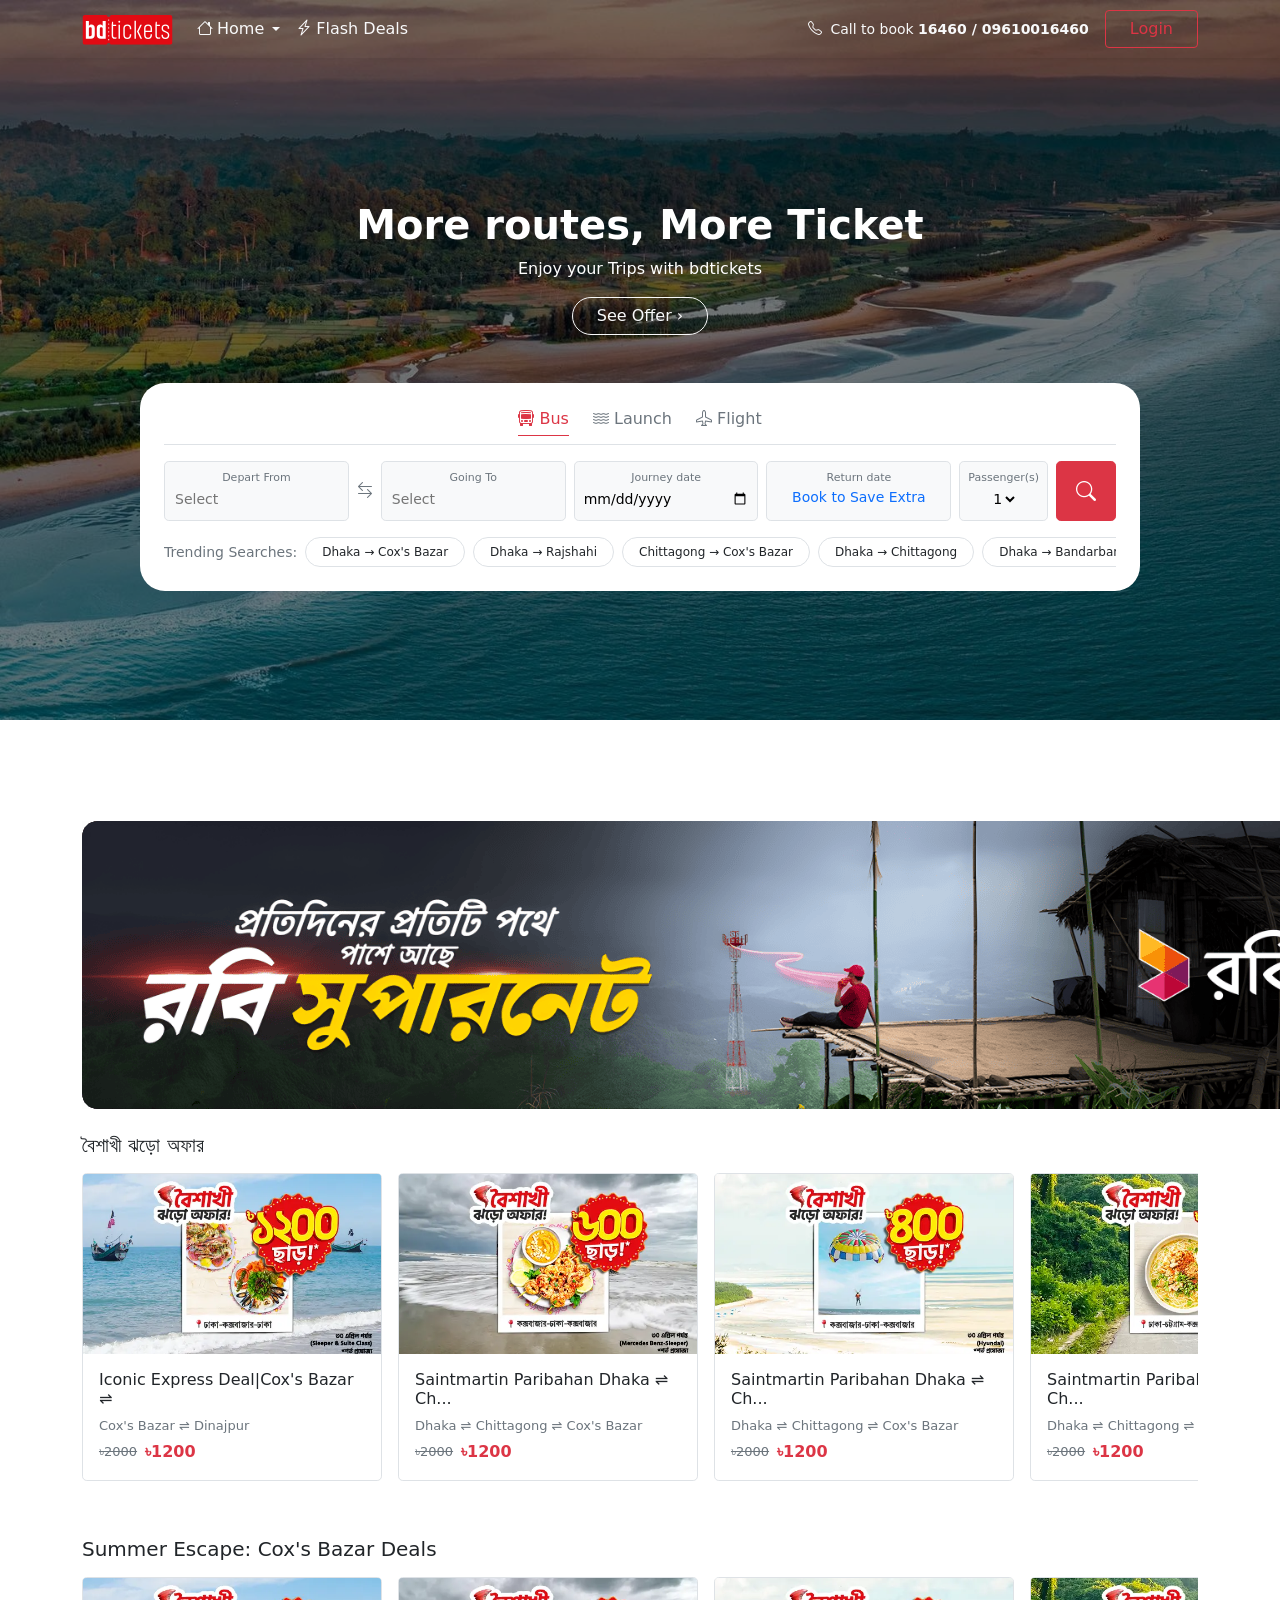
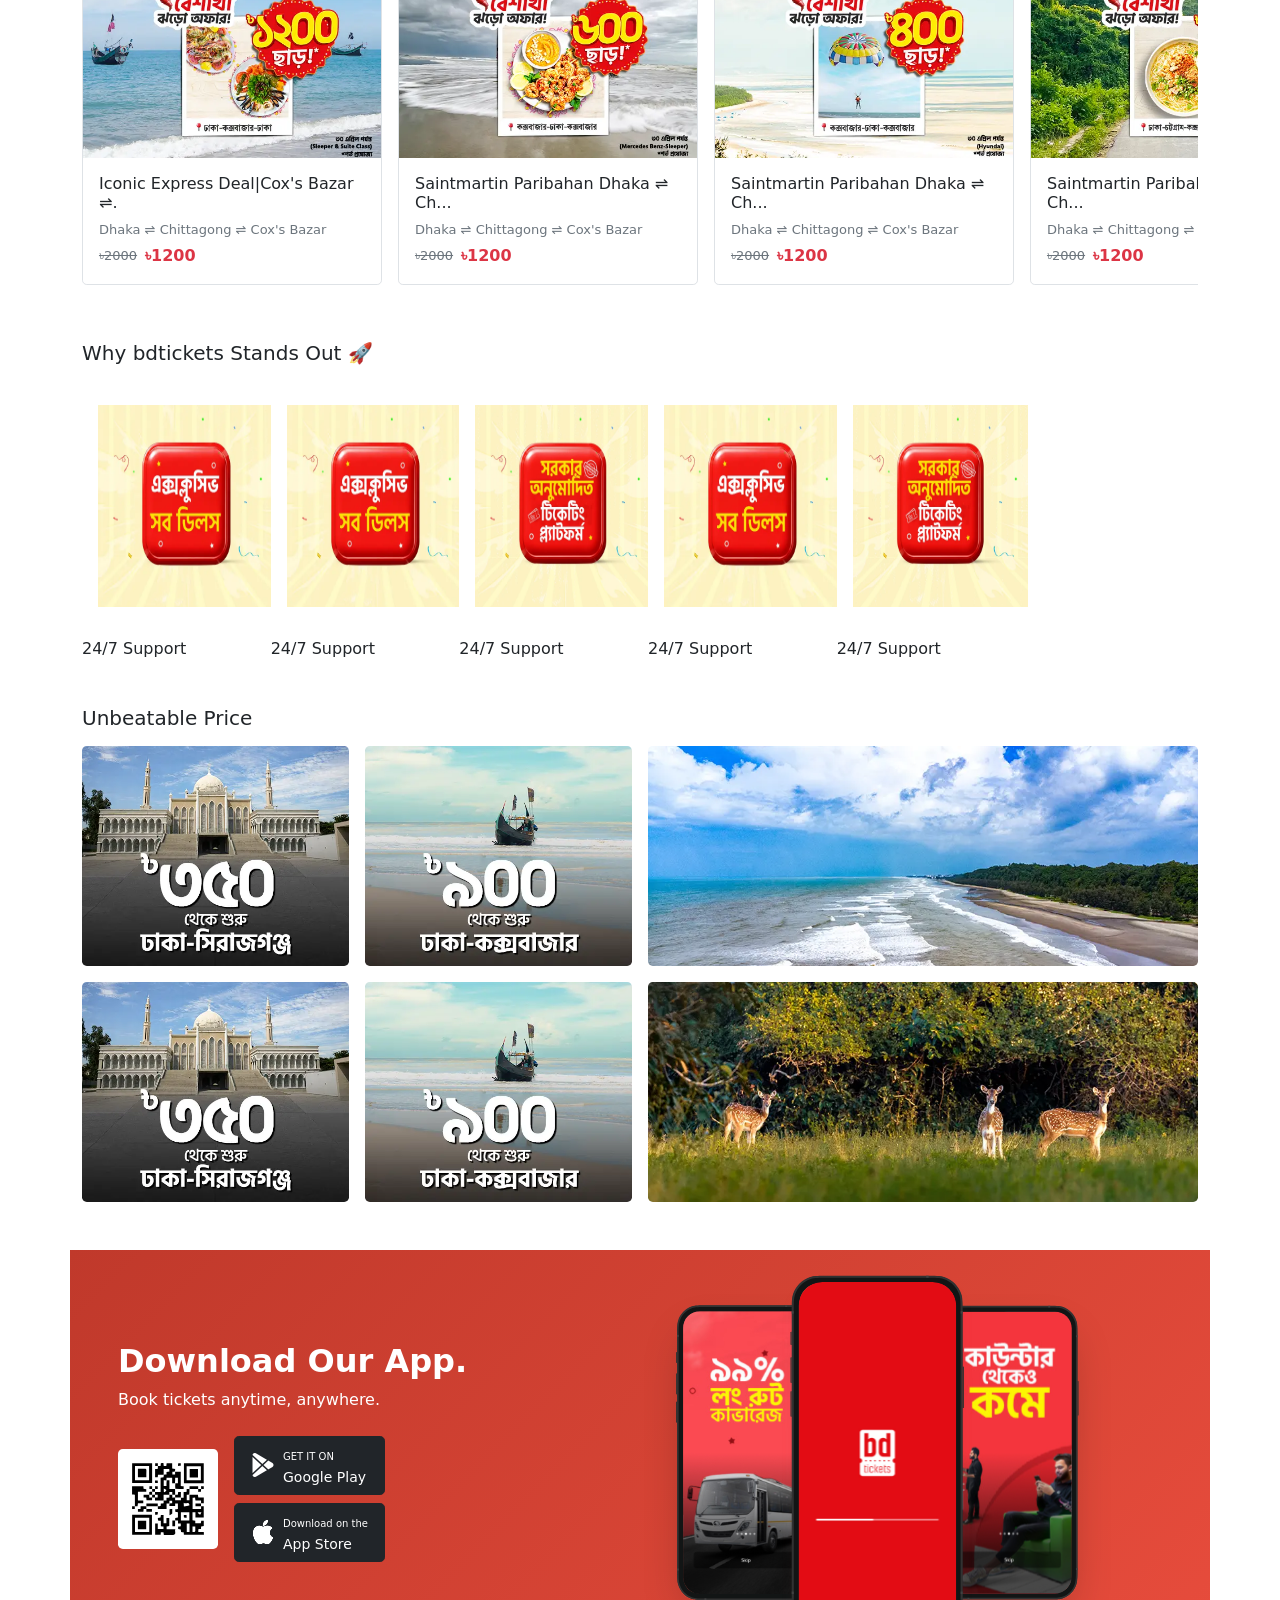
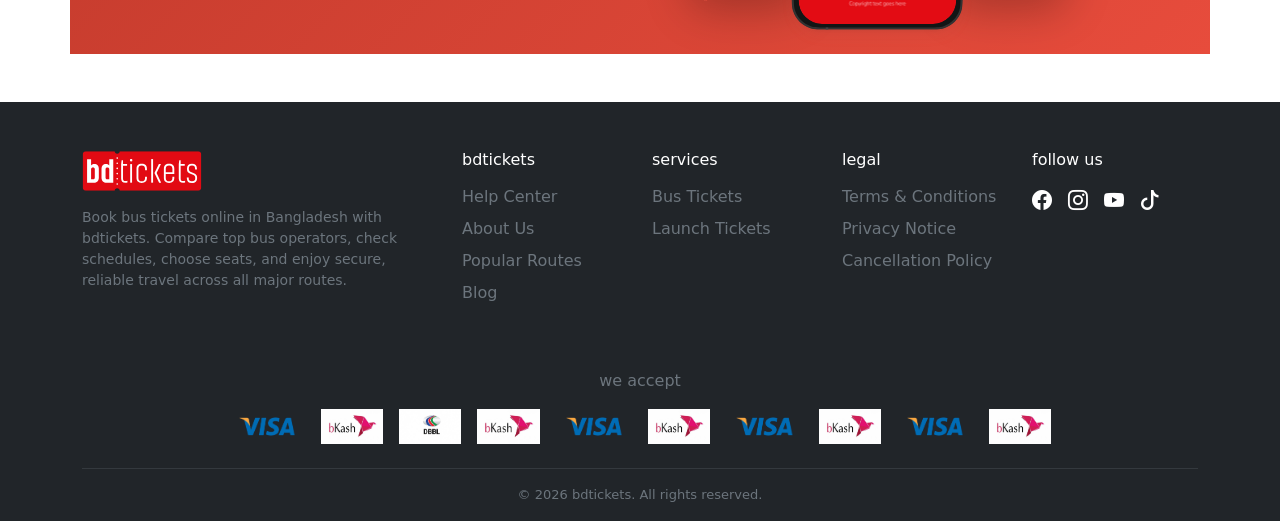
<file: index.html>
<!DOCTYPE html>
<html lang="en">

<head>
    <meta charset="UTF-8">
    <meta name="viewport" content="width=device-width, initial-scale=1.0">
    <title>BD Ticket Copy</title>




    <!-- Links -->
    <link rel="stylesheet" href="bootstrap-5.0.2-dist/css/bootstrap.min.css">
    <link rel="stylesheet" href="bootstrap-5.0.2-dist/js/bootstrap.min.js">
    <link rel="stylesheet" href="https://cdn.jsdelivr.net/npm/bootstrap-icons@1.13.1/font/bootstrap-icons.min.css">

    <style>
        body {
            padding-top: 56px;
        }

        .navbar {
            position: fixed !important;
            top: 0 !important;
            left: 0 !important;
            width: 100% !important;
            z-index: 9999 !important;
        }
    </style>

</head>

<body>
    <nav class="navbar navbar-expand-lg shadow-sm sticky-top" style="position: relative;">
        <div class="container">
            <a class="navbar-brand" href="#">
                <img src="Gallery/collected/bd-tickets-logo.svg" alt="">
            </a>
            <button class="navbar-toggler" type="button" data-bs-toggle="collapse"
                data-bs-target="#navbarSupportedContent" aria-controls="navbarSupportedContent" aria-expanded="false"
                aria-label="Toggle navigation">
                <span class="navbar-toggler-icon"></span>
            </button>

            <!-- Home + Flash Deal -->
            <div class="collapse navbar-collapse" id="navbarSupportedContent">
                <!-- Home + Flash Deal -->
                <ul class="navbar-nav me-auto mb-2 mb-lg-0">

                    <!-- Home Dropdown -->
                    <li class="nav-item dropdown">
                        <a class="nav-link dropdown-toggle d-flex align-items-center gap-1 text-light fw-semibold"
                            href="index.html" role="button" data-bs-toggle="dropdown">
                            <i class="bi bi-house text-light"></i>Home
                        </a>
                        <ul class="dropdown-menu shadow border-0 rounded-3 p-2">
                            <li>
                                <a class="dropdown-item rounded-2 py-2" href="index.html">
                                    <i class="bi bi-house me-2"></i> Home
                                </a>
                            </li>
                            <li>
                                <a class="dropdown-item rounded-2 py-2" href="bus.html">
                                    <i class="bi bi-bus-front me-2"></i> Bus
                                </a>
                            </li>
                            <li>
                                <a class="dropdown-item rounded-2 py-2" href="launch.html">
                                    <i class="bi bi-water me-2"></i> Launch
                                </a>
                            </li>
                            <li>
                                <a class="dropdown-item" href="flight.html">
                                    <i class="bi bi-airplane me-2"></i> Airplane
                                </a>
                            </li>
                        </ul>
                    </li>
                    <!-- Flash Deal -->
                    <li class="nav-item">
                        <a class="nav-link d-flex align-items-center gap-1 text-light fw-semibold"
                            href="flashdeals.html">
                            <i class="bi bi-lightning-charge text-light"></i> Flash Deals
                        </a>
                    </li>
                    <!-- Flash Deal -->
                </ul>

                <!-- Right Side: Call to Book + Login -->
                <div class="d-flex align-items-center gap-3">

                    <!-- Call to Book -->
                    <span class="d-flex align-items-center gap-2 text-light" style="font-size: 14px; cursor: pointer;"
                        data-bs-toggle="modal" data-bs-target="#callModal">
                        <i class="bi bi-telephone"></i>
                        <span>Call to book <strong>16460 / 09610016460</strong></span>
                    </span>
                    <!-- Call to Book -->

                    <!-- Login Button -->
                    <button type="button" class="btn btn-outline-danger px-4 fw-semibold" data-bs-toggle="modal"
                        data-bs-target="#loginModal">
                        Login
                    </button>
                    <!-- Login Button -->

                </div>
            </div>
        </div>
    </nav>



    <!-- Call to Book Modal -->
    <div class="modal fade" id="callModal" tabindex="-1">
        <div class="modal-dialog modal-dialog-centered">
            <div class="modal-content rounded-4 p-3">

                <div class="modal-header border-0">
                    <h5 class="modal-title fw-semibold">Open Pick an app?</h5>
                </div>

                <div class="modal-body">
                    <p class="text-muted" style="font-size: 14px;">
                        https://bdtickets.com wants to open this application.
                    </p>
                    <div class="d-flex align-items-center gap-2">
                        <input type="checkbox" id="alwaysAllow" style="width: 16px; height: 16px;">
                        <label for="alwaysAllow" class="text-muted" style="font-size: 13px;">
                            Always allow bdtickets.com to open links of this type in the associated app
                        </label>
                    </div>
                </div>

                <div class="modal-footer border-0">
                    <button type="button" class="btn btn-outline-secondary rounded-pill px-4" data-bs-dismiss="modal">
                        Open Pick an app
                    </button>
                    <button type="button" class="btn btn-primary rounded-pill px-4" data-bs-dismiss="modal">
                        Cancel
                    </button>
                </div>

            </div>
        </div>
    </div>


    <!-- Login Modal -->
    <div class="modal fade" id="loginModal" tabindex="-1">
        <div class="modal-dialog modal-dialog-centered">
            <div class="modal-content rounded-4 p-3">

                <!-- Close Button -->
                <div class="d-flex justify-content-end">
                    <button type="button" class="btn-close" data-bs-dismiss="modal"></button>
                </div>

                <!-- Tab Buttons -->
                <div class="d-flex gap-2 bg-light rounded-3 p-2 mx-3 mb-3">
                    <button id="phoneTab" onclick="switchTab('phone')"
                        class="btn btn-white border w-50 d-flex align-items-center justify-content-center gap-2">
                        📱 Phone
                    </button>
                    <button id="emailTab" onclick="switchTab('email')"
                        class="btn w-50 d-flex align-items-center justify-content-center gap-2 text-muted">
                        ✉️ Email
                    </button>
                </div>

                <!-- Phone Section -->
                <div id="phoneSection" class="px-3 pb-3">
                    <p class="text-muted mb-1" style="font-size: 14px;">Phone number</p>
                    <div class="d-flex align-items-center border rounded-3 px-3 py-2 mb-3 gap-2">
                        <span>🇧🇩</span>
                        <span class="text-muted" style="font-size: 13px;">+880</span>
                        <span class="text-muted">|</span>
                        <input type="tel" placeholder="1xxxxxxxxx" class="border-0 w-100"
                            style="outline: none; font-size: 14px;">
                    </div>
                    <div class="d-flex align-items-center gap-2 mb-3">
                        <input type="checkbox" id="keepPhone" style="width: 18px; height: 18px;">
                        <label for="keepPhone" class="text-muted" style="font-size: 13px;">Keep me logged in</label>
                    </div>
                    <button class="btn btn-secondary w-100 py-2">Send OTP</button>
                </div>

                <!-- Email Section -->
                <div id="emailSection" class="px-3 pb-3" style="display: none;">
                    <p class="text-muted mb-1" style="font-size: 14px;">Email address</p>
                    <div class="d-flex align-items-center border rounded-3 px-3 py-2 mb-3">
                        <input type="email" placeholder="example@email.com" class="border-0 w-100"
                            style="outline: none; font-size: 14px;">
                    </div>
                    <div class="d-flex align-items-center gap-2 mb-3">
                        <input type="checkbox" id="keepEmail" style="width: 18px; height: 18px;">
                        <label for="keepEmail" class="text-muted" style="font-size: 13px;">Keep me logged in</label>
                    </div>
                    <button class="btn btn-secondary w-100 py-2">Send OTP</button>
                </div>

                <!-- Footer Text -->
                <p class="text-center text-muted px-3 pb-2" style="font-size: 11px;">
                    By tapping send OTP, you agree to
                    <a href="#" class="text-decoration-underline text-muted">Terms and Conditions</a>
                    and
                    <a href="#" class="text-decoration-underline text-muted">Privacy Policy</a>
                    of bdtickets
                </p>

            </div>
        </div>
    </div>

    <!-- Background Image -->
    <div style="position: absolute; top: 0; left: 0; width: 100%;">
        <div style="position: relative;">
            <img src="Gallery/collected/BUS BG.jpg" alt="" style="width: 100%; height: 80vh; object-fit: cover;">

            <!-- Dark overlay -->
            <div style="position: absolute; top: 0; left: 0; width: 100%; height: 100%; background: rgba(0,0,0,0.5);">
            </div>

            <!-- Image Content -->
            <div style="position: absolute; top: 55%; left: 50%; transform: translate(-50%, -50%); text-align: center;">

                <!-- Title -->
                <h1 class=" text-white fw-bold">More routes, More Ticket</h1>
                <p class="text-white">Enjoy your Trips with bdtickets</p>

                <!-- See Offer Button -->
                <a href="flashdeals.html" class="btn btn-outline-light rounded-pill px-4">See Offer &rsaquo;</a>

                <!-- Search Box -->
                <div class="bg-white p-4 mt-5" style="width: 90vw; max-width: 1000px; border-radius: 25px;">

                    <!-- Bus | Launch | Flight Tab -->
                    <div class="d-flex justify-content-center gap-4 mb-3 border-bottom pb-2">
                        <a href="#"
                            class="text-danger fw-semibold text-decoration-none border-bottom border-danger pb-1">
                            <i class="bi bi-bus-front"></i> Bus
                        </a>
                        <a href="#" class="text-muted text-decoration-none">
                            <i class="bi bi-water"></i> Launch
                        </a>
                        <a href="#" class="text-muted text-decoration-none">
                            <i class="bi bi-airplane"></i> Flight
                        </a>
                    </div>

                    <!-- Input Fields -->
                    <div class="row g-2 align-items-center">

                        <!-- Depart From -->
                        <div class="col" style="position: relative;">
                            <div class="border rounded-3 p-2" style="background: #f8f9fa; min-height: 60px;">
                                <small class="text-muted d-block" style="font-size: 11px;">Depart From</small>
                                <input type="text" class="border-0 w-100 fw-semibold bg-transparent"
                                    placeholder="Select" style="outline: none; font-size: 14px;"
                                    onfocus="document.getElementById('departList').style.display='block'"
                                    onblur="setTimeout(()=>document.getElementById('departList').style.display='none',200)">
                            </div>
                            <div id="departList" class="shadow rounded-3 bg-white p-2"
                                style="display:none; position: absolute; top: 65px; left: 0; width: 220px; z-index: 999;">
                                <p class="fw-semibold px-2 mb-1" style="font-size: 13px;">Popular Places</p>
                                <div class="dropdown-item py-2"><i class="bi bi-bus-front me-2"></i>Cox's Bazar</div>
                                <div class="dropdown-item py-2"><i class="bi bi-bus-front me-2"></i>Sylhet</div>
                                <div class="dropdown-item py-2"><i class="bi bi-bus-front me-2"></i>Barisal</div>
                                <div class="dropdown-item py-2"><i class="bi bi-bus-front me-2"></i>Dhaka</div>
                                <div class="dropdown-item py-2"><i class="bi bi-bus-front me-2"></i>Chittagong</div>
                            </div>
                        </div>

                        <!-- Arrow -->
                        <div class="col-auto">
                            <i class="bi bi-arrow-left-right text-muted"></i>
                        </div>

                        <!-- Going To -->
                        <div class="col" style="position: relative;">
                            <div class="border rounded-3 p-2" style="background: #f8f9fa; min-height: 60px;">
                                <small class="text-muted d-block" style="font-size: 11px;">Going To</small>
                                <input type="text" class="border-0 w-100 fw-semibold bg-transparent"
                                    placeholder="Select" style="outline: none; font-size: 14px;"
                                    onfocus="document.getElementById('goingList').style.display='block'"
                                    onblur="setTimeout(()=>document.getElementById('goingList').style.display='none',200)">
                            </div>
                            <div id="goingList" class="shadow rounded-3 bg-white p-2"
                                style="display:none; position: absolute; top: 65px; left: 0; width: 220px; z-index: 999;">
                                <p class="fw-semibold px-2 mb-1" style="font-size: 13px;">Popular Places</p>
                                <div class="dropdown-item py-2"><i class="bi bi-bus-front me-2"></i>Cox's Bazar</div>
                                <div class="dropdown-item py-2"><i class="bi bi-bus-front me-2"></i>Sylhet</div>
                                <div class="dropdown-item py-2"><i class="bi bi-bus-front me-2"></i>Barisal</div>
                                <div class="dropdown-item py-2"><i class="bi bi-bus-front me-2"></i>Dhaka</div>
                                <div class="dropdown-item py-2"><i class="bi bi-bus-front me-2"></i>Chittagong</div>
                            </div>
                        </div>

                        <!-- Journey Date -->
                        <div class="col">
                            <div class="border rounded-3 p-2" style="background: #f8f9fa; min-height: 60px;">
                                <small class="text-muted d-block" style="font-size: 11px;">Journey date</small>
                                <input type="date" class="border-0 w-100 fw-semibold bg-transparent"
                                    style="outline: none; font-size: 14px;">
                            </div>
                        </div>

                        <!-- Return Date -->
                        <div class="col">
                            <div class="border rounded-3 p-2" style="background: #f8f9fa; min-height: 60px;">
                                <small class="text-muted d-block" style="font-size: 11px;">Return date</small>
                                <p class="mb-0 text-primary fw-semibold" style="font-size: 14px;">Book to Save Extra</p>
                            </div>
                        </div>

                        <!-- Passengers -->
                        <div class="col-auto">
                            <div class="border rounded-3 p-2" style="background: #f8f9fa; min-height: 60px;">
                                <small class="text-muted d-block" style="font-size: 11px;">Passenger(s)</small>
                                <select class="border-0 fw-semibold bg-transparent"
                                    style="outline: none; font-size: 14px;">
                                    <option>1</option>
                                    <option>2</option>
                                    <option>3</option>
                                    <option>4</option>
                                </select>
                            </div>
                        </div>

                        <!-- Search Button -->
                        <div class="col-auto">
                            <a href="bus_route_page.html">
                                <button class="btn btn-danger rounded-3" style="height: 60px; width: 60px;">
                                    <i class="bi bi-search text-white fs-5"></i>
                                </button>
                            </a>
                        </div>

                    </div>

                    <!-- Trending Searches -->
                    <div class="d-flex align-items-center gap-2 mt-3"
                        style="overflow-x: auto; flex-wrap: nowrap; white-space: nowrap;">
                        <small class="text-muted flex-shrink-0">Trending Searches:</small>
                        <span class="badge border text-dark fw-normal px-3 py-2 rounded-pill flex-shrink-0">Dhaka →
                            Cox's Bazar</span>
                        <span class="badge border text-dark fw-normal px-3 py-2 rounded-pill flex-shrink-0">Dhaka →
                            Rajshahi</span>
                        <span class="badge border text-dark fw-normal px-3 py-2 rounded-pill flex-shrink-0">Chittagong →
                            Cox's Bazar</span>
                        <span class="badge border text-dark fw-normal px-3 py-2 rounded-pill flex-shrink-0">Dhaka →
                            Chittagong</span>
                        <span class="badge border text-dark fw-normal px-3 py-2 rounded-pill flex-shrink-0">Dhaka →
                            Bandarban</span>
                        <span class="badge border text-dark fw-normal px-3 py-2 rounded-pill flex-shrink-0">Dhaka →
                            Sylhet</span>
                    </div>

                </div>

                <!-- Search Box -->
            </div>

        </div>

    </div>
    <!-- Background Image -->



    <!-- Advertiesment Section -->
    <div class="container" style="margin-top: 85vh;">
        <img src="Gallery/collected/offer bg.png" alt="">
    </div>
    <!-- Advertiesment Section -->


    <!-- Deal Cards Section -->
    <div class="container my-4 mb-5">
        <h5 class="fw-semibold mb-3">বৈশাখী ঝড়ো অফার</h5>

        <!-- Horizontal Scroll -->
        <div class="d-flex gap-3 overflow-auto pb-2">

            <!-- Single Card -->
            <div class="card border rounded-3 flex-shrink-0" style="width: 300px; min-width: 300px;">
                <img src="Gallery/collected/BD-Ticket/akilpkZ2mcxnt2hXOQrgUfrixeCwCvdwwb.webp"
                    class="card-img-top rounded-top-3" style="height: 180px; object-fit: cover;">
                <div class="card-body">
                    <h6 class="card-title fw-semibold">Iconic Express Deal|Cox's Bazar ⇌</h6>
                    <p class="text-muted mb-1" style="font-size: 13px;">Cox's Bazar ⇌ Dinajpur</p>
                    <div class="d-flex gap-2 align-items-center">
                        <span class="text-muted text-decoration-line-through" style="font-size: 13px;">৳2000</span>
                        <span class="text-danger fw-bold">৳1200</span>
                    </div>
                </div>
            </div>
            <!-- Single Card -->

            <!-- Single Card -->
            <div class="card border rounded-3 flex-shrink-0" style="width: 300px; min-width: 300px;">
                <img src="Gallery/collected/BD-Ticket/hO3ako4V9btg9Qnl6uC8cAHFAsuV7Up0Ok.webp"
                    class="card-img-top rounded-top-3" style="height: 180px; object-fit: cover;">
                <div class="card-body">
                    <h6 class="card-title fw-semibold">Saintmartin Paribahan Dhaka ⇌ Ch...</h6>
                    <p class="text-muted mb-1" style="font-size: 13px;">Dhaka ⇌ Chittagong ⇌ Cox's Bazar</p>
                    <div class="d-flex gap-2 align-items-center">
                        <span class="text-muted text-decoration-line-through" style="font-size: 13px;">৳2000</span>
                        <span class="text-danger fw-bold">৳1200</span>
                    </div>
                </div>
            </div>
            <!-- Single Card -->

            <!-- Single Card -->
            <div class="card border rounded-3 flex-shrink-0" style="width: 300px; min-width: 300px;">
                <img src="Gallery/collected/BD-Ticket/hOmLgmRIY8X3phdbulqnXboqi4wLSrnxQ6.webp"
                    class="card-img-top rounded-top-3" style="height: 180px; object-fit: cover;">
                <div class="card-body">
                    <h6 class="card-title fw-semibold">Saintmartin Paribahan Dhaka ⇌ Ch...</h6>
                    <p class="text-muted mb-1" style="font-size: 13px;">Dhaka ⇌ Chittagong ⇌ Cox's Bazar</p>
                    <div class="d-flex gap-2 align-items-center">
                        <span class="text-muted text-decoration-line-through" style="font-size: 13px;">৳2000</span>
                        <span class="text-danger fw-bold">৳1200</span>
                    </div>
                </div>
            </div>
            <!-- Single Card -->

            <!-- Single Card -->
            <div class="card border rounded-3 flex-shrink-0" style="width: 300px; min-width: 300px;">
                <img src="Gallery/collected/BD-Ticket/jrsqHg5O46vGKK9oBUYazyugaPJ0a5HUUA.webp"
                    class="card-img-top rounded-top-3" style="height: 180px; object-fit: cover;">
                <div class="card-body">
                    <h6 class="card-title fw-semibold">Saintmartin Paribahan Dhaka ⇌ Ch...</h6>
                    <p class="text-muted mb-1" style="font-size: 13px;">Dhaka ⇌ Chittagong ⇌ Cox's Bazar</p>
                    <div class="d-flex gap-2 align-items-center">
                        <span class="text-muted text-decoration-line-through" style="font-size: 13px;">৳2000</span>
                        <span class="text-danger fw-bold">৳1200</span>
                    </div>
                </div>
            </div>
            <!-- Single Card -->

            <!-- Single Card -->
            <div class="card border rounded-3 flex-shrink-0" style="width: 300px; min-width: 300px;">
                <img src="Gallery/collected/BD-Ticket/mqWlRgGOoBAsLS15atU0b7OEdXNrtxH2T4.webp"
                    class="card-img-top rounded-top-3" style="height: 180px; object-fit: cover;">
                <div class="card-body">
                    <h6 class="card-title fw-semibold">Saintmartin Paribahan Dhaka ⇌ Ch...</h6>
                    <p class="text-muted mb-1" style="font-size: 13px;">Dhaka ⇌ Chittagong ⇌ Cox's Bazar</p>
                    <div class="d-flex gap-2 align-items-center">
                        <span class="text-muted text-decoration-line-through" style="font-size: 13px;">৳2000</span>
                        <span class="text-danger fw-bold">৳1200</span>
                    </div>
                </div>
            </div>
            <!-- Single Card -->

        </div>
    </div>

    <!-- Another One -->
    <!-- Deal Cards Section -->
    <div class="container my-4 mb-5">
        <h5 class="fw-semibold mb-3">Summer Escape: Cox's Bazar Deals</h5>

        <!-- Horizontal Scroll -->
        <div class="d-flex gap-3 overflow-auto pb-2">

            <!-- Single Card -->
            <div class="card border rounded-3 flex-shrink-0" style="width: 300px; min-width: 300px;">
                <img src="Gallery/collected/BD-Ticket/akilpkZ2mcxnt2hXOQrgUfrixeCwCvdwwb.webp"
                    class="card-img-top rounded-top-3" style="height: 180px; object-fit: cover;">
                <div class="card-body">
                    <h6 class="card-title fw-semibold">Iconic Express Deal|Cox's Bazar ⇌.</h6>
                    <p class="text-muted mb-1" style="font-size: 13px;">Dhaka ⇌ Chittagong ⇌ Cox's Bazar</p>
                    <div class="d-flex gap-2 align-items-center">
                        <span class="text-muted text-decoration-line-through" style="font-size: 13px;">৳2000</span>
                        <span class="text-danger fw-bold">৳1200</span>
                    </div>
                </div>
            </div>
            <!-- Single Card -->

            <!-- Single Card -->
            <div class="card border rounded-3 flex-shrink-0" style="width: 300px; min-width: 300px;">
                <img src="Gallery/collected/BD-Ticket/hO3ako4V9btg9Qnl6uC8cAHFAsuV7Up0Ok.webp"
                    class="card-img-top rounded-top-3" style="height: 180px; object-fit: cover;">
                <div class="card-body">
                    <h6 class="card-title fw-semibold">Saintmartin Paribahan Dhaka ⇌ Ch...</h6>
                    <p class="text-muted mb-1" style="font-size: 13px;">Dhaka ⇌ Chittagong ⇌ Cox's Bazar</p>
                    <div class="d-flex gap-2 align-items-center">
                        <span class="text-muted text-decoration-line-through" style="font-size: 13px;">৳2000</span>
                        <span class="text-danger fw-bold">৳1200</span>
                    </div>
                </div>
            </div>
            <!-- Single Card -->

            <!-- Single Card -->
            <div class="card border rounded-3 flex-shrink-0" style="width: 300px; min-width: 300px;">
                <img src="Gallery/collected/BD-Ticket/hOmLgmRIY8X3phdbulqnXboqi4wLSrnxQ6.webp"
                    class="card-img-top rounded-top-3" style="height: 180px; object-fit: cover;">
                <div class="card-body">
                    <h6 class="card-title fw-semibold">Saintmartin Paribahan Dhaka ⇌ Ch...</h6>
                    <p class="text-muted mb-1" style="font-size: 13px;">Dhaka ⇌ Chittagong ⇌ Cox's Bazar</p>
                    <div class="d-flex gap-2 align-items-center">
                        <span class="text-muted text-decoration-line-through" style="font-size: 13px;">৳2000</span>
                        <span class="text-danger fw-bold">৳1200</span>
                    </div>
                </div>
            </div>
            <!-- Single Card -->

            <!-- Single Card -->
            <div class="card border rounded-3 flex-shrink-0" style="width: 300px; min-width: 300px;">
                <img src="Gallery/collected/BD-Ticket/jrsqHg5O46vGKK9oBUYazyugaPJ0a5HUUA.webp"
                    class="card-img-top rounded-top-3" style="height: 180px; object-fit: cover;">
                <div class="card-body">
                    <h6 class="card-title fw-semibold">Saintmartin Paribahan Dhaka ⇌ Ch...</h6>
                    <p class="text-muted mb-1" style="font-size: 13px;">Dhaka ⇌ Chittagong ⇌ Cox's Bazar</p>
                    <div class="d-flex gap-2 align-items-center">
                        <span class="text-muted text-decoration-line-through" style="font-size: 13px;">৳2000</span>
                        <span class="text-danger fw-bold">৳1200</span>
                    </div>
                </div>
            </div>
            <!-- Single Card -->

            <!-- Single Card -->
            <div class="card border rounded-3 flex-shrink-0" style="width: 300px; min-width: 300px;">
                <img src="Gallery/collected/BD-Ticket/mqWlRgGOoBAsLS15atU0b7OEdXNrtxH2T4.webp"
                    class="card-img-top rounded-top-3" style="height: 180px; object-fit: cover;">
                <div class="card-body">
                    <h6 class="card-title fw-semibold">Saintmartin Paribahan Dhaka ⇌ Ch...</h6>
                    <p class="text-muted mb-1" style="font-size: 13px;">Dhaka ⇌ Chittagong ⇌ Cox's Bazar</p>
                    <div class="d-flex gap-2 align-items-center">
                        <span class="text-muted text-decoration-line-through" style="font-size: 13px;">৳2000</span>
                        <span class="text-danger fw-bold">৳1200</span>
                    </div>
                </div>
            </div>
            <!-- Single Card -->

        </div>
    </div>
    <!-- Another One -->



    <!-- Why BD Tickets -->
    <!-- Why bdtickets Section -->
    <div class="container my-5">
        <h5 class="fw-semibold mb-4">Why bdtickets Stands Out 🚀</h5>

        <div class="row g-3">

            <!-- Single Item -->
            <div class="col-6 col-md-2">
                <div class="card border-0 rounded-4 text-center g-3 p-3" style="width: 120%; height: 250px;">
                    <img src="Gallery/collected/BD-Ticket/body/EdnTMtwk4Kg4Eq5NksptF1imGu1LIovZM5.webp" alt=""
                        class="mx-auto mb-3" style="width: 100%; height: 100%;">
                </div>
                <h5 class="mb-0 fw-semibold" style="font-size: 16px;">24/7 Support</h5>
            </div>
            <!-- Single Item -->

            <!-- Single Item -->
            <div class="col-6 col-md-2">
                <div class="card border-0 rounded-4 text-center g-3 p-3" style="width: 120%; height: 250px;">
                    <img src="Gallery/collected/BD-Ticket/body/EdnTMtwk4Kg4Eq5NksptF1imGu1LIovZM5.webp" alt=""
                        class="mx-auto mb-3" style="width: 100%; height: 100%;">
                </div>
                <h5 class="mb-0 fw-semibold" style="font-size: 16px;">24/7 Support</h5>
            </div>
            <!-- Single Item -->

            <!-- Single Item -->
            <div class="col-6 col-md-2">
                <div class="card border-0 rounded-4 text-center g-3 p-3" style="width: 120%; height: 250px;">
                    <img src="Gallery/collected/BD-Ticket/body/IxBhtEoMKOMhd8u8b7VBLZSrGe7Ojv5NUO.webp" alt=""
                        class="mx-auto mb-3" style="width: 100%; height: 100%;">
                </div>
                <h5 class="mb-0 fw-semibold" style="font-size: 16px;">24/7 Support</h5>
            </div>
            <!-- Single Item -->

            <!-- Single Item -->
            <div class="col-6 col-md-2">
                <div class="card border-0 rounded-4 text-center g-3 p-3" style="width: 120%; height: 250px;">
                    <img src="Gallery/collected/BD-Ticket/body/EdnTMtwk4Kg4Eq5NksptF1imGu1LIovZM5.webp" alt=""
                        class="mx-auto mb-3" style="width: 100%; height: 100%;">
                </div>
                <h5 class="mb-0 fw-semibold" style="font-size: 16px;">24/7 Support</h5>
            </div>
            <!-- Single Item -->

            <!-- Single Item -->
            <div class="col-6 col-md-2">
                <div class="card border-0 rounded-4 text-center g-3 p-3" style="width: 120%; height: 250px;">
                    <img src="Gallery/collected/BD-Ticket/body/IxBhtEoMKOMhd8u8b7VBLZSrGe7Ojv5NUO.webp" alt=""
                        class="mx-auto mb-3" style="width: 100%; height: 100%;">
                </div>
                <h5 class="mb-0 fw-semibold" style="font-size: 16px;">24/7 Support</h5>
            </div>
            <!-- Single Item -->

        </div>
    </div>
    <!-- Why BD Tickets -->

    <!-- Unbeatable Price Section -->
    <div class="container my-5">
        <h5 class="fw-semibold mb-3">Unbeatable Price</h5>

        <div class="row g-3">

            <!-- Card 1 -->
            <div class="col-6 col-lg-3" style="position: relative;">
                <img src="Gallery/collected/BD-Ticket/body/147.webp" alt="" class="w-100 rounded-3"
                    style="height: 220px; object-fit: cover;">
                <div style="position: absolute; bottom: 15px; left: 25px;">
                    <h4 class="text-white fw-bold mb-0"></h4>
                    <small class="text-white"></small>
                    <h6 class="text-white fw-bold"></h6>
                </div>
            </div>

            <!-- Card 2 -->
            <div class="col-6 col-lg-3" style="position: relative;">
                <img src="Gallery/collected/BD-Ticket/body/741.webp" alt="" class="w-100 rounded-3"
                    style="height: 220px; object-fit: cover;">
                <div style="position: absolute; bottom: 15px; left: 25px;">
                    <h4 class="text-white fw-bold mb-0"></h4>
                    <small class="text-white"></small>
                    <h6 class="text-white fw-bold"></h6>
                </div>
            </div>

            <!-- Card 3 --->
            <div class="col-12 col-lg-6">
                <img src="Gallery/collected/BD-Ticket/body/123.webp" alt="" class="w-100 rounded-3"
                    style="height: 220px; object-fit: cover;">
            </div>
            <!-- Card 1 -->

            <!-- Card 1 -->
            <div class="col-6 col-lg-3" style="position: relative;">
                <img src="Gallery/collected/BD-Ticket/body/147.webp" alt="" class="w-100 rounded-3"
                    style="height: 220px; object-fit: cover;">
                <div style="position: absolute; bottom: 15px; left: 25px;">
                    <h4 class="text-white fw-bold mb-0"></h4>
                    <small class="text-white"></small>
                    <h6 class="text-white fw-bold"></h6>
                </div>
            </div>

            <!-- Card 2 -->
            <div class="col-6 col-lg-3" style="position: relative;">
                <img src="Gallery/collected/BD-Ticket/body/741.webp" alt="" class="w-100 rounded-3"
                    style="height: 220px; object-fit: cover;">
                <div style="position: absolute; bottom: 15px; left: 25px;">
                    <h4 class="text-white fw-bold mb-0"></h4>
                    <small class="text-white"></small>
                    <h6 class="text-white fw-bold"></h6>
                </div>
            </div>

            <!-- Card 3 --->
            <div class="col-12 col-lg-6">
                <img src="Gallery/collected/BD-Ticket/body/321.webp" alt="" class="w-100 rounded-3"
                    style="height: 220px; object-fit: cover;">
            </div>
            <!-- Card 1 -->

        </div>
    </div>

    <!-- Unread Price -->



    <!-- Download App Section -->
    <div class="container my-5">
        <div class="row align-items-center rounded-4 overflow-hidden"
            style="background: linear-gradient(135deg, #c0392b, #e74c3c);">

            <!-- Left Side: Text + Buttons -->
            <div class="col-md-5 p-5">
                <h2 class="text-white fw-bold">Download Our App.</h2>
                <p class="text-white mb-4">Book tickets anytime, anywhere.</p>

                <div class="d-flex align-items-center gap-3">

                    <!-- QR Code -->
                    <img src="Gallery/collected/app_qr.svg" alt="QR Code" class="rounded-3 bg-white p-1"
                        style="width: 100px; height: 100px;">

                    <!-- Google Play + App Store -->
                    <div class="d-flex flex-column gap-2">
                        <a href="#" class="btn btn-dark rounded-3 d-flex align-items-center gap-2 px-3">
                            <i class="bi bi-google-play fs-4"></i>
                            <div class="text-start">
                                <small style="font-size: 10px;">GET IT ON</small>
                                <p class="mb-0 fw-semibold" style="font-size: 14px;">Google Play</p>
                            </div>
                        </a>
                        <a href="#" class="btn btn-dark rounded-3 d-flex align-items-center gap-2 px-3">
                            <i class="bi bi-apple fs-4"></i>
                            <div class="text-start">
                                <small style="font-size: 10px;">Download on the</small>
                                <p class="mb-0 fw-semibold" style="font-size: 14px;">App Store</p>
                            </div>
                        </a>
                    </div>

                </div>
            </div>
            <!-- Download App Section -->

            <!-- Right Side: Phone Images -->
            <div class="col-md-7 d-flex justify-content-center align-items-end gap-3 pt-4">
                <img src="Gallery/collected/app_image.svg" alt="" style="height: 380px; object-fit: contain;">
            </div>

        </div>
    </div>


    <!-- Footer Part -->
    <!-- Footer Section -->
    <div class="container-fluid bg-dark text-white pt-5 pb-3">
        <div class="container">

            <div class="row">

                <!-- Left Side -->
                <div class="col-md-4 mb-4">
                    <img src="Gallery/collected/bd-tickets-logo.svg" alt="" style="width: 120px;">
                    <p class="mt-3 text-muted" style="font-size: 14px;">
                        Book bus tickets online in Bangladesh with bdtickets. Compare top bus operators,
                        check schedules, choose seats, and enjoy secure, reliable travel across all major routes.
                    </p>
                </div>

                <!-- Middle Links -->
                <div class="col-md-2 mb-4">
                    <h6 class="fw-semibold">bdtickets</h6>
                    <ul class="list-unstyled mt-3">
                        <li class="mb-2 text-muted">Help Center</li>
                        <li class="mb-2 text-muted">About Us</li>
                        <li class="mb-2 text-muted">Popular Routes</li>
                        <li class="mb-2 text-muted">Blog</li>
                    </ul>
                </div>

                <div class="col-md-2 mb-4">
                    <h6 class="fw-semibold">services</h6>
                    <ul class="list-unstyled mt-3">
                        <li class="mb-2 text-muted">Bus Tickets</li>
                        <li class="mb-2 text-muted">Launch Tickets</li>
                    </ul>
                </div>

                <div class="col-md-2 mb-4">
                    <h6 class="fw-semibold">legal</h6>
                    <ul class="list-unstyled mt-3">
                        <li class="mb-2 text-muted">Terms & Conditions</li>
                        <li class="mb-2 text-muted">Privacy Notice</li>
                        <li class="mb-2 text-muted">Cancellation Policy</li>
                    </ul>
                </div>

                <!-- Social -->
                <div class="col-md-2 mb-4">
                    <h6 class="fw-semibold">follow us</h6>
                    <div class="d-flex gap-3 mt-3">
                        <i class="bi bi-facebook fs-5"></i>
                        <i class="bi bi-instagram fs-5"></i>
                        <i class="bi bi-youtube fs-5"></i>
                        <i class="bi bi-tiktok fs-5"></i>
                    </div>
                </div>

            </div>

            <!-- Payment Methods -->
            <div class="text-center mt-4">
                <p class="text-muted mb-3">we accept</p>

                <div class="d-flex flex-wrap justify-content-center gap-3">
                    <img src="Icons/vecteezy_visa-logo-png-visa-icon-transparent-png_20975570.png" height="35">
                    <img src="Icons/bkash_logo_0.webp" height="35">
                    <img src="Icons/dbbl.jpg" height="35">
                    <img src="Icons/bkash_logo_0.webp" height="35">
                    <img src="Icons/vecteezy_visa-logo-png-visa-icon-transparent-png_20975570.png" height="35">
                    <img src="Icons/bkash_logo_0.webp" height="35">
                    <img src="Icons/vecteezy_visa-logo-png-visa-icon-transparent-png_20975570.png" height="35">
                    <img src="Icons/bkash_logo_0.webp" height="35">
                    <img src="Icons/vecteezy_visa-logo-png-visa-icon-transparent-png_20975570.png" height="35">
                    <img src="Icons/bkash_logo_0.webp" height="35">
                </div>
            </div>

            <!-- Bottom Line -->
            <hr class="text-secondary mt-4">

            <p class="text-center text-muted mb-0" style="font-size: 13px;">
                © 2026 bdtickets. All rights reserved.
            </p>

        </div>
    </div>
    <!-- Footer Part -->


    <!-- JavaScript -->
    <script src="bootstrap-5.0.2-dist/js/bootstrap.bundle.min.js"></script>

    <!-- JavaScript -->
    <script>
        function switchTab(tab) {
            const phoneTab = document.getElementById('phoneTab');
            const emailTab = document.getElementById('emailTab');
            const phoneSection = document.getElementById('phoneSection');
            const emailSection = document.getElementById('emailSection');

            if (tab === 'phone') {
                phoneTab.className = 'btn btn-white border w-50 d-flex align-items-center justify-content-center gap-2';
                emailTab.className = 'btn w-50 d-flex align-items-center justify-content-center gap-2 text-muted';
                phoneSection.style.display = 'block';
                emailSection.style.display = 'none';
            } else {
                emailTab.className = 'btn btn-white border w-50 d-flex align-items-center justify-content-center gap-2';
                phoneTab.className = 'btn w-50 d-flex align-items-center justify-content-center gap-2 text-muted';
                emailSection.style.display = 'block';
                phoneSection.style.display = 'none';
            }
        }
    </script>
    <!-- JavaScript -->
</body>

</html>
</file>
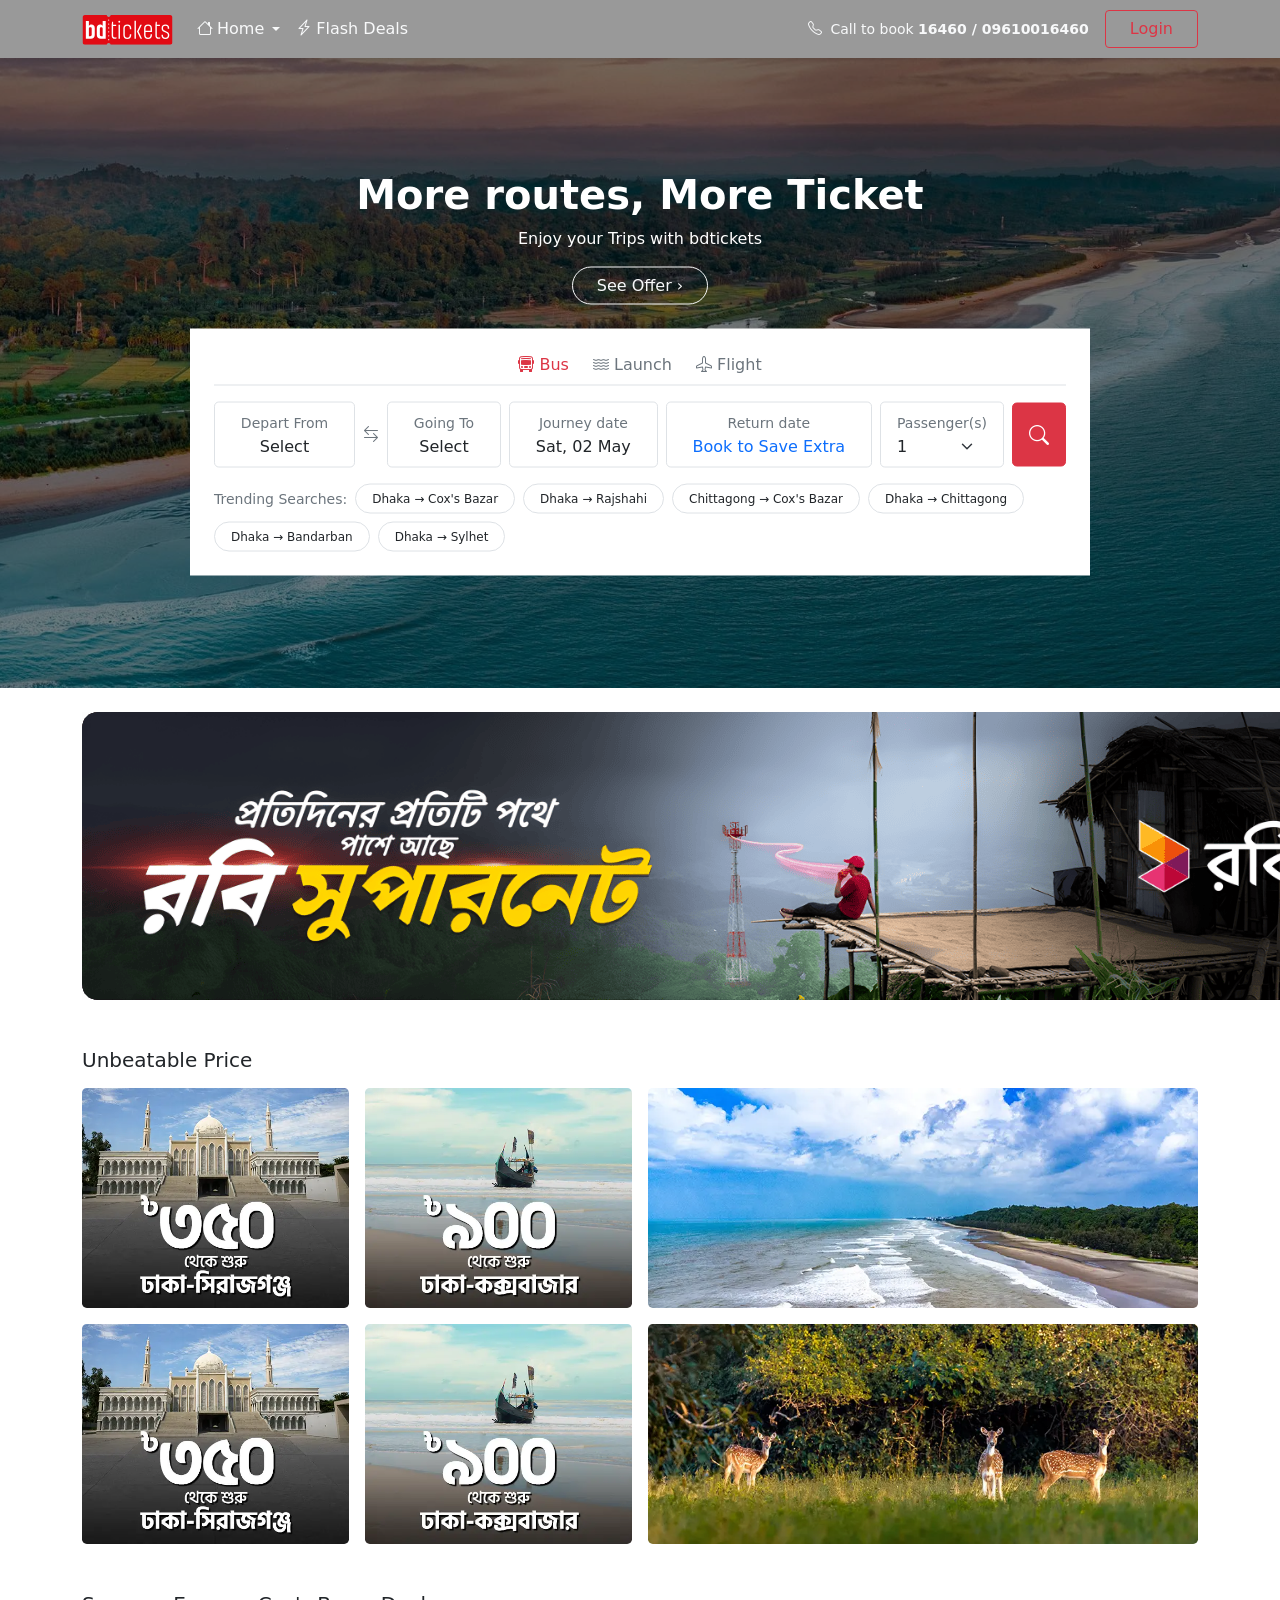
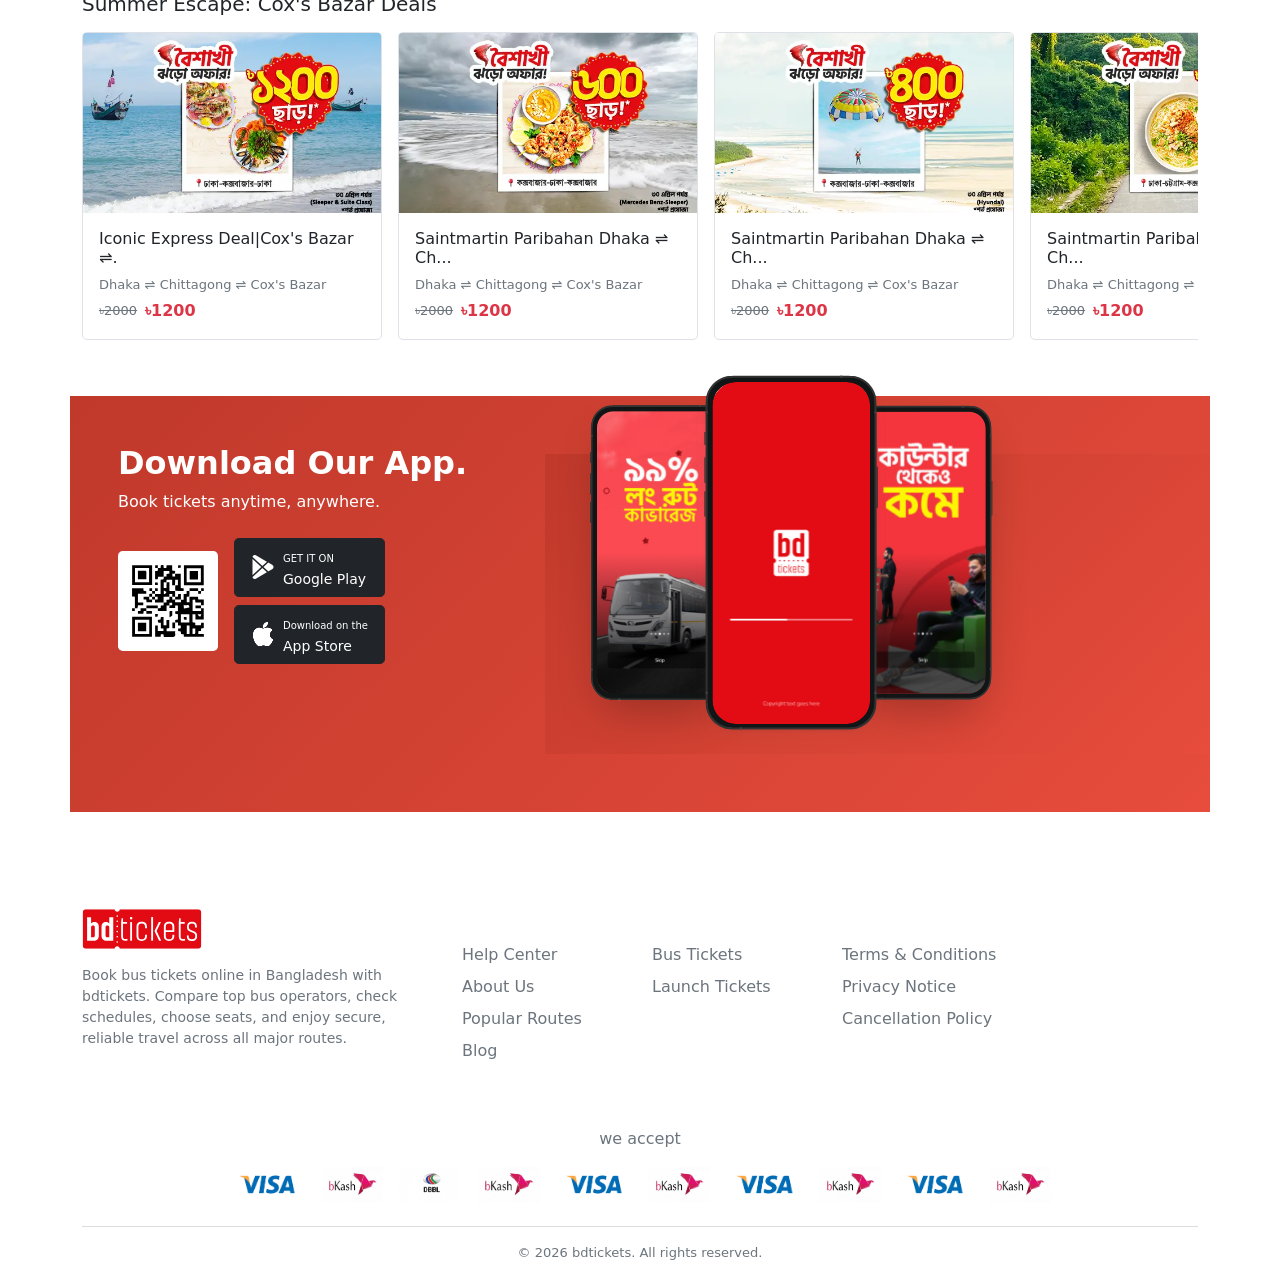
<file: bus.html>
<!doctype html>
<html lang="en">
  <head>
    <meta charset="UTF-8" />
    <meta name="viewport" content="width=device-width, initial-scale=1.0" />
    <title>BD Ticket Copy</title>
    <link rel="stylesheet" href="bootstrap-5.0.2-dist/css/bootstrap.min.css" />
    <link rel="stylesheet" href="bootstrap-5.0.2-dist/js/bootstrap.min.js" />
    <link
      rel="stylesheet"
      href="https://cdn.jsdelivr.net/npm/bootstrap-icons@1.13.1/font/bootstrap-icons.min.css"
    />
  </head>

  <body>
    <nav
      class="navbar navbar-expand-lg shadow-sm sticky-top"
      style="background: rgba(0, 0, 0, 0.4)"
    >
      <div class="container">
        <a class="navbar-brand" href="index.html">
          <img src="Gallery/collected/bd-tickets-logo.svg" alt="" />
        </a>
        <button
          class="navbar-toggler"
          type="button"
          data-bs-toggle="collapse"
          data-bs-target="#navbarSupportedContent"
          aria-controls="navbarSupportedContent"
          aria-expanded="false"
          aria-label="Toggle navigation"
        >
          <span class="navbar-toggler-icon"></span>
        </button>

        <!-- Home + Flash Deal -->
        <div class="collapse navbar-collapse" id="navbarSupportedContent">
          <!-- Home + Flash Deal -->
          <ul class="navbar-nav me-auto mb-2 mb-lg-0">
            <!-- Home Dropdown -->
            <li class="nav-item dropdown">
              <a
                class="nav-link dropdown-toggle d-flex align-items-center gap-1 text-light fw-semibold"
                href="index.html"
                role="button"
                data-bs-toggle="dropdown"
              >
                <i class="bi bi-house text-light"></i>Home
              </a>
              <ul class="dropdown-menu shadow border-0 rounded-3 p-2">
                <li>
                  <a class="dropdown-item rounded-2 py-2" href="index.html">
                    <i class="bi bi-house me-2"></i> Home
                  </a>
                </li>
                <li>
                  <a class="dropdown-item rounded-2 py-2" href="bus.html">
                    <i class="bi bi-bus-front me-2"></i> Bus
                  </a>
                </li>
                <li>
                  <a class="dropdown-item rounded-2 py-2" href="launch.html">
                    <i class="bi bi-water me-2"></i> Launch
                  </a>
                </li>
                <li>
                  <a class="dropdown-item" href="flight.html">
                    <i class="bi bi-airplane me-2"></i> Airplane
                  </a>
                </li>
              </ul>
            </li>
            <!-- Flash Deal -->
            <li class="nav-item">
              <a
                class="nav-link d-flex align-items-center gap-1 text-light fw-semibold"
                href="flashdeals.html"
              >
                <i class="bi bi-lightning-charge text-light"></i> Flash Deals
              </a>
            </li>

            <!-- Flash Deal -->
          </ul>

          <!-- Right Side: Call to Book + Login -->
          <div class="d-flex align-items-center gap-3">
            <!-- Call to Book -->
            <span
              class="d-flex align-items-center gap-2 text-light"
              style="font-size: 14px; cursor: pointer"
              data-bs-toggle="modal"
              data-bs-target="#callModal"
            >
              <i class="bi bi-telephone"></i>
              <span>Call to book <strong>16460 / 09610016460</strong></span>
            </span>
            <!-- Call to Book -->

            <!-- Login Button -->
            <button
              type="button"
              class="btn btn-outline-danger px-4 fw-semibold"
              data-bs-toggle="modal"
              data-bs-target="#loginModal"
            >
              Login
            </button>
            <!-- Login Button -->
          </div>
        </div>
      </div>
    </nav>

    <!-- Call to Book Modal -->
    <div class="modal fade" id="callModal" tabindex="-1">
      <div class="modal-dialog modal-dialog-centered">
        <div class="modal-content rounded-4 p-3">
          <div class="modal-header border-0">
            <h5 class="modal-title fw-semibold">Open Pick an app?</h5>
          </div>

          <div class="modal-body">
            <p class="text-muted" style="font-size: 14px">
              https://bdtickets.com wants to open this application.
            </p>
            <div class="d-flex align-items-center gap-2">
              <input
                type="checkbox"
                id="alwaysAllow"
                style="width: 16px; height: 16px"
              />
              <label
                for="alwaysAllow"
                class="text-muted"
                style="font-size: 13px"
              >
                Always allow bdtickets.com to open links of this type in the
                associated app
              </label>
            </div>
          </div>

          <div class="modal-footer border-0">
            <button
              type="button"
              class="btn btn-outline-secondary rounded-pill px-4"
              data-bs-dismiss="modal"
            >
              Open Pick an app
            </button>
            <button
              type="button"
              class="btn btn-primary rounded-pill px-4"
              data-bs-dismiss="modal"
            >
              Cancel
            </button>
          </div>
        </div>
      </div>
    </div>

    <!-- Modal Section for Navbar -->
    <!-- Modal Section for Navbar -->
    <!-- Login Modal -->
    <div class="modal fade" id="loginModal" tabindex="-1">
      <div class="modal-dialog modal-dialog-centered">
        <div class="modal-content rounded-4 p-3">
          <!-- Close Button -->
          <div class="d-flex justify-content-end">
            <button
              type="button"
              class="btn-close"
              data-bs-dismiss="modal"
            ></button>
          </div>

          <!-- Tab Buttons -->
          <div class="d-flex gap-2 bg-light rounded-3 p-2 mx-3 mb-3">
            <button
              id="phoneTab"
              onclick="switchTab('phone')"
              class="btn btn-white border w-50 d-flex align-items-center justify-content-center gap-2"
            >
              📱 Phone
            </button>
            <button
              id="emailTab"
              onclick="switchTab('email')"
              class="btn w-50 d-flex align-items-center justify-content-center gap-2 text-muted"
            >
              ✉️ Email
            </button>
          </div>

          <!-- Phone Section -->
          <div id="phoneSection" class="px-3 pb-3">
            <p class="text-muted mb-1" style="font-size: 14px">Phone number</p>
            <div
              class="d-flex align-items-center border rounded-3 px-3 py-2 mb-3 gap-2"
            >
              <span>🇧🇩</span>
              <span class="text-muted" style="font-size: 13px">+880</span>
              <span class="text-muted">|</span>
              <input
                type="tel"
                placeholder="1xxxxxxxxx"
                class="border-0 w-100"
                style="outline: none; font-size: 14px"
              />
            </div>
            <div class="d-flex align-items-center gap-2 mb-3">
              <input
                type="checkbox"
                id="keepPhone"
                style="width: 18px; height: 18px"
              />
              <label for="keepPhone" class="text-muted" style="font-size: 13px"
                >Keep me logged in</label
              >
            </div>
            <button class="btn btn-secondary w-100 py-2">Send OTP</button>
          </div>

          <!-- Email Section -->
          <div id="emailSection" class="px-3 pb-3" style="display: none">
            <p class="text-muted mb-1" style="font-size: 14px">Email address</p>
            <div
              class="d-flex align-items-center border rounded-3 px-3 py-2 mb-3"
            >
              <input
                type="email"
                placeholder="example@email.com"
                class="border-0 w-100"
                style="outline: none; font-size: 14px"
              />
            </div>
            <div class="d-flex align-items-center gap-2 mb-3">
              <input
                type="checkbox"
                id="keepEmail"
                style="width: 18px; height: 18px"
              />
              <label for="keepEmail" class="text-muted" style="font-size: 13px"
                >Keep me logged in</label
              >
            </div>
            <button class="btn btn-secondary w-100 py-2">Send OTP</button>
          </div>

          <!-- Footer Text -->
          <p class="text-center text-muted px-3 pb-2" style="font-size: 11px">
            By tapping send OTP, you agree to
            <a href="#" class="text-decoration-underline text-muted"
              >Terms and Conditions</a
            >
            and
            <a href="#" class="text-decoration-underline text-muted"
              >Privacy Policy</a
            >
            of bdtickets
          </p>
        </div>
      </div>
    </div>
    <!-- Modal Section for Navbar -->

    <!-- Banner Section -->
    <div style="position: relative">
      <div style="position: relative">
        <img
          src="Gallery/collected/BUS BG.jpg"
          alt=""
          style="width: 100%; height: 70vh; object-fit: cover"
        />

        <!-- Dark overlay -->
        <div
          style="
            position: absolute;
            top: 0;
            left: 0;
            width: 100%;
            height: 100%;
            background: rgba(0, 0, 0, 0.5);
          "
        ></div>

        <!-- Image এর উপরে Content -->
        <div
          style="
            position: absolute;
            top: 50%;
            left: 50%;
            transform: translate(-50%, -50%);
            text-align: center;
          "
        >
          <!-- Title -->
          <h1 class="text-white fw-bold">More routes, More Ticket</h1>
          <p class="text-white">Enjoy your Trips with bdtickets</p>

          <!-- See Offer Button -->
          <button class="btn btn-outline-light rounded-pill px-4">
            See Offer &rsaquo;
          </button>

          <!-- Search Box -->
          <div class="bg-white rounded-4 p-4 mt-4" style="width: 900px">
            <!-- Bus | Launch | Flight Tab -->
            <div
              class="d-flex justify-content-center gap-4 mb-3 border-bottom pb-2"
            >
              <a href="#" class="text-danger fw-semibold text-decoration-none">
                <i class="bi bi-bus-front"></i> Bus
              </a>
              <a href="#" class="text-muted text-decoration-none">
                <i class="bi bi-water"></i> Launch
              </a>
              <a href="#" class="text-muted text-decoration-none">
                <i class="bi bi-airplane"></i> Flight
              </a>
            </div>

            <!-- Input Fields -->
            <div class="d-flex align-items-center gap-2">
              <!-- Depart From -->
              <div class="border rounded-3 px-3 py-2 flex-grow-1">
                <small class="text-muted">Depart From</small>
                <p class="mb-0 fw-semibold">Select</p>
              </div>

              <!-- Arrow -->
              <i class="bi bi-arrow-left-right text-muted"></i>

              <!-- Going To -->
              <div class="border rounded-3 px-3 py-2 flex-grow-1">
                <small class="text-muted">Going To</small>
                <p class="mb-0 fw-semibold">Select</p>
              </div>

              <!-- Journey Date -->
              <div class="border rounded-3 px-3 py-2 flex-grow-1">
                <small class="text-muted">Journey date</small>
                <p class="mb-0 fw-semibold">Sat, 02 May</p>
              </div>

              <!-- Return Date -->
              <div class="border rounded-3 px-3 py-2 flex-grow-1">
                <small class="text-muted">Return date</small>
                <p class="mb-0 text-primary fw-semibold">Book to Save Extra</p>
              </div>

              <!-- Passengers -->
              <div class="border rounded-3 px-3 py-2">
                <small class="text-muted">Passenger(s)</small>
                <select
                  class="form-select border-0 p-0 fw-semibold"
                  style="outline: none"
                >
                  <option>1</option>
                  <option>2</option>
                  <option>3</option>
                  <option>4</option>
                </select>
              </div>

              <!-- Search Button -->
              <button class="btn btn-danger px-3 py-3 rounded-3">
                <i class="bi bi-search text-white fs-5"></i>
              </button>
            </div>

            <!-- Trending Searches -->
            <div class="d-flex align-items-center gap-2 mt-3 flex-wrap">
              <small class="text-muted">Trending Searches:</small>
              <span
                class="badge border text-dark fw-normal px-3 py-2 rounded-pill"
                >Dhaka → Cox's Bazar</span
              >
              <span
                class="badge border text-dark fw-normal px-3 py-2 rounded-pill"
                >Dhaka → Rajshahi</span
              >
              <span
                class="badge border text-dark fw-normal px-3 py-2 rounded-pill"
                >Chittagong → Cox's Bazar</span
              >
              <span
                class="badge border text-dark fw-normal px-3 py-2 rounded-pill"
                >Dhaka → Chittagong</span
              >
              <span
                class="badge border text-dark fw-normal px-3 py-2 rounded-pill"
                >Dhaka → Bandarban</span
              >
              <span
                class="badge border text-dark fw-normal px-3 py-2 rounded-pill"
                >Dhaka → Sylhet</span
              >
            </div>
          </div>
        </div>
      </div>
    </div>
    <!-- Banner Section -->

    <!-- Advertiesment Section -->
    <div class="container mt-4">
      <img src="Gallery/collected/offer bg.png" alt="" />
    </div>
    <!-- Advertiesment Section -->

    <!-- Unbeatable Price Section -->
    <div class="container my-5">
      <h5 class="fw-semibold mb-3">Unbeatable Price</h5>

      <div class="row g-3">
        <!-- Card 1 -->
        <div class="col-6 col-lg-3" style="position: relative">
          <img
            src="Gallery/collected/BD-Ticket/body/147.webp"
            alt=""
            class="w-100 rounded-3"
            style="height: 220px; object-fit: cover"
          />
          <div style="position: absolute; bottom: 15px; left: 25px">
            <h4 class="text-white fw-bold mb-0"></h4>
            <small class="text-white"></small>
            <h6 class="text-white fw-bold"></h6>
          </div>
        </div>
        <!-- Card 1 -->

        <!-- Card 2 -->
        <div class="col-6 col-lg-3" style="position: relative">
          <img
            src="Gallery/collected/BD-Ticket/body/741.webp"
            alt=""
            class="w-100 rounded-3"
            style="height: 220px; object-fit: cover"
          />
          <div style="position: absolute; bottom: 15px; left: 25px">
            <h4 class="text-white fw-bold mb-0"></h4>
            <small class="text-white"></small>
            <h6 class="text-white fw-bold"></h6>
          </div>
        </div>
        <!-- Card 2 -->

        <!-- Card 3 --->
        <div class="col-12 col-lg-6">
          <img
            src="Gallery/collected/BD-Ticket/body/123.webp"
            alt=""
            class="w-100 rounded-3"
            style="height: 220px; object-fit: cover"
          />
        </div>
        <!-- Card 3 -->

        <!-- Card 1 -->
        <div class="col-6 col-lg-3" style="position: relative">
          <img
            src="Gallery/collected/BD-Ticket/body/147.webp"
            alt=""
            class="w-100 rounded-3"
            style="height: 220px; object-fit: cover"
          />
          <div style="position: absolute; bottom: 15px; left: 25px">
            <h4 class="text-white fw-bold mb-0"></h4>
            <small class="text-white"></small>
            <h6 class="text-white fw-bold"></h6>
          </div>
        </div>
        <!-- Card 1 -->

        <!-- Card 2 -->
        <div class="col-6 col-lg-3" style="position: relative">
          <img
            src="Gallery/collected/BD-Ticket/body/741.webp"
            alt=""
            class="w-100 rounded-3"
            style="height: 220px; object-fit: cover"
          />
          <div style="position: absolute; bottom: 15px; left: 25px">
            <h4 class="text-white fw-bold mb-0"></h4>
            <small class="text-white"></small>
            <h6 class="text-white fw-bold"></h6>
          </div>
        </div>
        <!-- Card 2 -->

        <!-- Card 3 --->
        <div class="col-12 col-lg-6">
          <img
            src="Gallery/collected/BD-Ticket/body/321.webp"
            alt=""
            class="w-100 rounded-3"
            style="height: 220px; object-fit: cover"
          />
        </div>
        <!-- Card 3 -->
      </div>
    </div>

    <!-- Offer Section : Another One -->
    <!-- Deal Cards Section -->
    <div class="container my-4 mb-5">
      <h5 class="fw-semibold mb-3">Summer Escape: Cox's Bazar Deals</h5>

      <!-- Horizontal Scroll -->
      <div class="d-flex gap-3 overflow-auto pb-2">
        <!-- Single Card -->
        <div
          class="card border rounded-3 flex-shrink-0"
          style="width: 300px; min-width: 300px"
        >
          <img
            src="Gallery/collected/BD-Ticket/akilpkZ2mcxnt2hXOQrgUfrixeCwCvdwwb.webp"
            class="card-img-top rounded-top-3"
            style="height: 180px; object-fit: cover"
          />
          <div class="card-body">
            <h6 class="card-title fw-semibold">
              Iconic Express Deal|Cox's Bazar ⇌.
            </h6>
            <p class="text-muted mb-1" style="font-size: 13px">
              Dhaka ⇌ Chittagong ⇌ Cox's Bazar
            </p>
            <div class="d-flex gap-2 align-items-center">
              <span
                class="text-muted text-decoration-line-through"
                style="font-size: 13px"
                >৳2000</span
              >
              <span class="text-danger fw-bold">৳1200</span>
            </div>
          </div>
        </div>
        <!-- Single Card -->

        <!-- Single Card -->
        <div
          class="card border rounded-3 flex-shrink-0"
          style="width: 300px; min-width: 300px"
        >
          <img
            src="Gallery/collected/BD-Ticket/hO3ako4V9btg9Qnl6uC8cAHFAsuV7Up0Ok.webp"
            class="card-img-top rounded-top-3"
            style="height: 180px; object-fit: cover"
          />
          <div class="card-body">
            <h6 class="card-title fw-semibold">
              Saintmartin Paribahan Dhaka ⇌ Ch...
            </h6>
            <p class="text-muted mb-1" style="font-size: 13px">
              Dhaka ⇌ Chittagong ⇌ Cox's Bazar
            </p>
            <div class="d-flex gap-2 align-items-center">
              <span
                class="text-muted text-decoration-line-through"
                style="font-size: 13px"
                >৳2000</span
              >
              <span class="text-danger fw-bold">৳1200</span>
            </div>
          </div>
        </div>
        <!-- Single Card -->

        <!-- Single Card -->
        <div
          class="card border rounded-3 flex-shrink-0"
          style="width: 300px; min-width: 300px"
        >
          <img
            src="Gallery/collected/BD-Ticket/hOmLgmRIY8X3phdbulqnXboqi4wLSrnxQ6.webp"
            class="card-img-top rounded-top-3"
            style="height: 180px; object-fit: cover"
          />
          <div class="card-body">
            <h6 class="card-title fw-semibold">
              Saintmartin Paribahan Dhaka ⇌ Ch...
            </h6>
            <p class="text-muted mb-1" style="font-size: 13px">
              Dhaka ⇌ Chittagong ⇌ Cox's Bazar
            </p>
            <div class="d-flex gap-2 align-items-center">
              <span
                class="text-muted text-decoration-line-through"
                style="font-size: 13px"
                >৳2000</span
              >
              <span class="text-danger fw-bold">৳1200</span>
            </div>
          </div>
        </div>
        <!-- Single Card -->

        <!-- Single Card -->
        <div
          class="card border rounded-3 flex-shrink-0"
          style="width: 300px; min-width: 300px"
        >
          <img
            src="Gallery/collected/BD-Ticket/jrsqHg5O46vGKK9oBUYazyugaPJ0a5HUUA.webp"
            class="card-img-top rounded-top-3"
            style="height: 180px; object-fit: cover"
          />
          <div class="card-body">
            <h6 class="card-title fw-semibold">
              Saintmartin Paribahan Dhaka ⇌ Ch...
            </h6>
            <p class="text-muted mb-1" style="font-size: 13px">
              Dhaka ⇌ Chittagong ⇌ Cox's Bazar
            </p>
            <div class="d-flex gap-2 align-items-center">
              <span
                class="text-muted text-decoration-line-through"
                style="font-size: 13px"
                >৳2000</span
              >
              <span class="text-danger fw-bold">৳1200</span>
            </div>
          </div>
        </div>
        <!-- Single Card -->

        <!-- Single Card -->
        <div
          class="card border rounded-3 flex-shrink-0"
          style="width: 300px; min-width: 300px"
        >
          <img
            src="Gallery/collected/BD-Ticket/mqWlRgGOoBAsLS15atU0b7OEdXNrtxH2T4.webp"
            class="card-img-top rounded-top-3"
            style="height: 180px; object-fit: cover"
          />
          <div class="card-body">
            <h6 class="card-title fw-semibold">
              Saintmartin Paribahan Dhaka ⇌ Ch...
            </h6>
            <p class="text-muted mb-1" style="font-size: 13px">
              Dhaka ⇌ Chittagong ⇌ Cox's Bazar
            </p>
            <div class="d-flex gap-2 align-items-center">
              <span
                class="text-muted text-decoration-line-through"
                style="font-size: 13px"
                >৳2000</span
              >
              <span class="text-danger fw-bold">৳1200</span>
            </div>
          </div>
        </div>
        <!-- Single Card -->
      </div>
    </div>
    <!-- Offer Section : Another One -->

    <!-- Download App Section -->
    <div class="container my-5">
      <div
        class="row align-items-center rounded-4"
        style="
          background: linear-gradient(135deg, #c0392b, #e74c3c);
          position: relative;
          min-height: 300px;
          overflow: visible;
        "
      >
        <!-- Left Side -->
        <div class="col-md-5 p-5" style="margin-bottom: 100px">
          <h2 class="text-white fw-bold">Download Our App.</h2>
          <p class="text-white mb-4">Book tickets anytime, anywhere.</p>
          <div class="d-flex align-items-center gap-3">
            <img
              src="Gallery/collected/app_qr.svg"
              alt="QR Code"
              class="rounded-3 bg-white p-1"
              style="width: 100px; height: 100px"
            />
            <div class="d-flex flex-column gap-2">
              <a
                href="#"
                class="btn btn-dark rounded-3 d-flex align-items-center gap-2 px-3"
              >
                <i class="bi bi-google-play fs-4"></i>
                <div class="text-start">
                  <small style="font-size: 10px">GET IT ON</small>
                  <p class="mb-0 fw-semibold" style="font-size: 14px">
                    Google Play
                  </p>
                </div>
              </a>
              <a
                href="#"
                class="btn btn-dark rounded-3 d-flex align-items-center gap-2 px-3"
              >
                <i class="bi bi-apple fs-4"></i>
                <div class="text-start">
                  <small style="font-size: 10px">Download on the</small>
                  <p class="mb-0 fw-semibold" style="font-size: 14px">
                    App Store
                  </p>
                </div>
              </a>
            </div>
          </div>
        </div>

        <!-- Right Side: Phone Image -->
        <div
          class="col-md-7 pt-5 my-5"
          style="
            background: linear-gradient(135deg, #c0392b, #e74c3c);
            position: relative;
            min-height: 300px;
            overflow: visible;
            margin-top: 200px;
          "
        >
          <img
            src="Gallery/collected/app_image.svg"
            alt=""
            style="
              height: 380px;
              object-fit: contain;
              position: absolute;
              top: -80px;
              left: 30%;
              transform: translateX(-40%);
            "
          />
        </div>
      </div>
    </div>

    <!-- Footer Part -->
    <!-- Footer Section -->
    <div class="container-fluid bg-black text-white pt-5 pb-3">
      <div class="container">
        <div class="row">
          <!-- Left Side -->
          <div class="col-md-4 mb-4">
            <img
              src="Gallery/collected/bd-tickets-logo.svg"
              alt=""
              style="width: 120px"
            />
            <p class="mt-3 text-muted" style="font-size: 14px">
              Book bus tickets online in Bangladesh with bdtickets. Compare top
              bus operators, check schedules, choose seats, and enjoy secure,
              reliable travel across all major routes.
            </p>
          </div>

          <!-- Middle Links -->
          <div class="col-md-2 mb-4">
            <h6 class="fw-semibold">bdtickets</h6>
            <ul class="list-unstyled mt-3">
              <li class="mb-2 text-muted">Help Center</li>
              <li class="mb-2 text-muted">About Us</li>
              <li class="mb-2 text-muted">Popular Routes</li>
              <li class="mb-2 text-muted">Blog</li>
            </ul>
          </div>

          <div class="col-md-2 mb-4">
            <h6 class="fw-semibold">services</h6>
            <ul class="list-unstyled mt-3">
              <li class="mb-2 text-muted">Bus Tickets</li>
              <li class="mb-2 text-muted">Launch Tickets</li>
            </ul>
          </div>

          <div class="col-md-2 mb-4">
            <h6 class="fw-semibold">legal</h6>
            <ul class="list-unstyled mt-3">
              <li class="mb-2 text-muted">Terms & Conditions</li>
              <li class="mb-2 text-muted">Privacy Notice</li>
              <li class="mb-2 text-muted">Cancellation Policy</li>
            </ul>
          </div>

          <!-- Social -->
          <div class="col-md-2 mb-4">
            <h6 class="fw-semibold">follow us</h6>
            <div class="d-flex gap-3 mt-3">
              <i class="bi bi-facebook fs-5"></i>
              <i class="bi bi-instagram fs-5"></i>
              <i class="bi bi-youtube fs-5"></i>
              <i class="bi bi-tiktok fs-5"></i>
            </div>
          </div>
        </div>

        <!-- Payment Methods -->
        <div class="text-center mt-4">
          <p class="text-muted mb-3">we accept</p>

          <div class="d-flex flex-wrap justify-content-center gap-3">
            <img
              src="Icons/vecteezy_visa-logo-png-visa-icon-transparent-png_20975570.png"
              height="35"
            />
            <img src="Icons/bkash_logo_0.webp" height="35" />
            <img src="Icons/dbbl.jpg" height="35" />
            <img src="Icons/bkash_logo_0.webp" height="35" />
            <img
              src="Icons/vecteezy_visa-logo-png-visa-icon-transparent-png_20975570.png"
              height="35"
            />
            <img src="Icons/bkash_logo_0.webp" height="35" />
            <img
              src="Icons/vecteezy_visa-logo-png-visa-icon-transparent-png_20975570.png"
              height="35"
            />
            <img src="Icons/bkash_logo_0.webp" height="35" />
            <img
              src="Icons/vecteezy_visa-logo-png-visa-icon-transparent-png_20975570.png"
              height="35"
            />
            <img src="Icons/bkash_logo_0.webp" height="35" />
          </div>
        </div>

        <!-- Bottom Line -->
        <hr class="text-secondary mt-4" />

        <p class="text-center text-muted mb-0" style="font-size: 13px">
          © 2026 bdtickets. All rights reserved.
        </p>
      </div>
    </div>
    <!-- Footer Part -->

    <!-- JavaScript -->
    <script src="bootstrap-5.0.2-dist/js/bootstrap.bundle.min.js"></script>

    <!-- JavaScript -->
    <script>
      function switchTab(tab) {
        const phoneTab = document.getElementById("phoneTab");
        const emailTab = document.getElementById("emailTab");
        const phoneSection = document.getElementById("phoneSection");
        const emailSection = document.getElementById("emailSection");

        if (tab === "phone") {
          phoneTab.className =
            "btn btn-white border w-50 d-flex align-items-center justify-content-center gap-2";
          emailTab.className =
            "btn w-50 d-flex align-items-center justify-content-center gap-2 text-muted";
          phoneSection.style.display = "block";
          emailSection.style.display = "none";
        } else {
          emailTab.className =
            "btn btn-white border w-50 d-flex align-items-center justify-content-center gap-2";
          phoneTab.className =
            "btn w-50 d-flex align-items-center justify-content-center gap-2 text-muted";
          emailSection.style.display = "block";
          phoneSection.style.display = "none";
        }
      }
    </script>
    <!-- JavaScript -->
  </body>
</html>
</file>
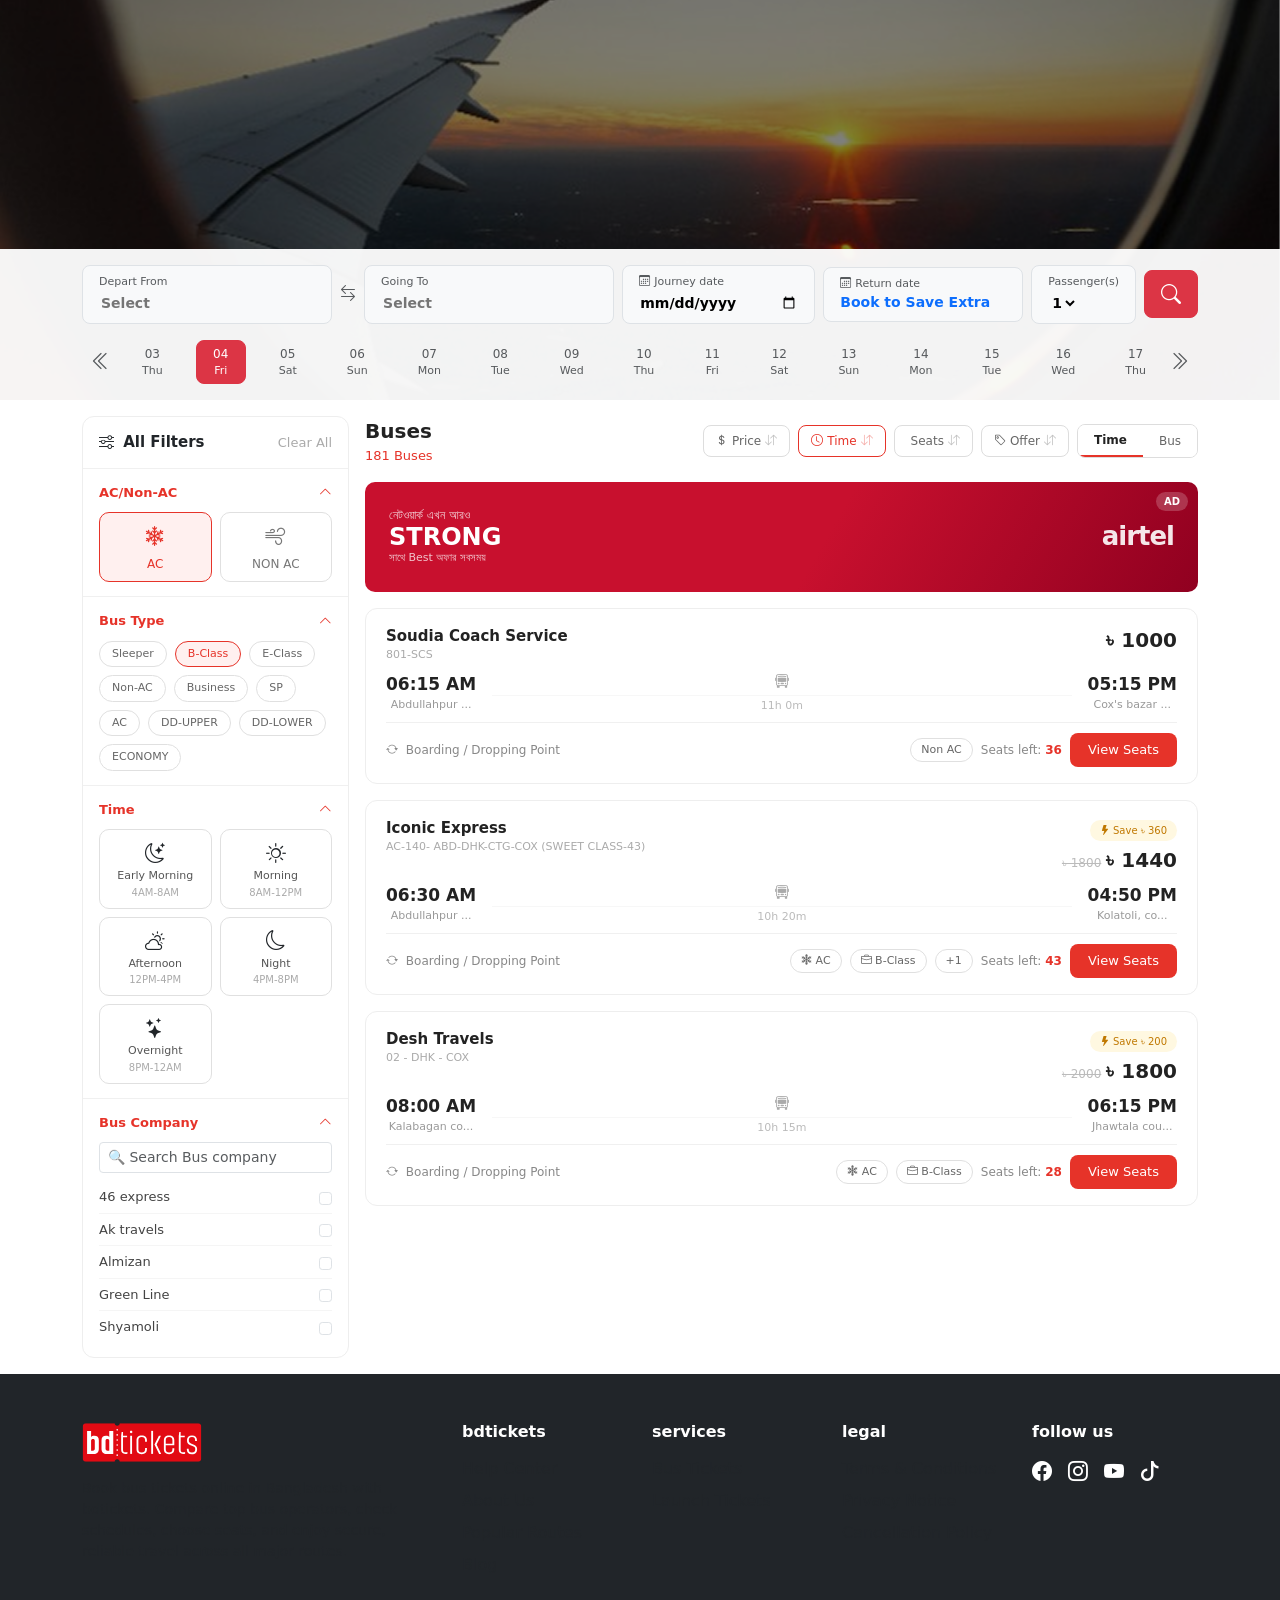
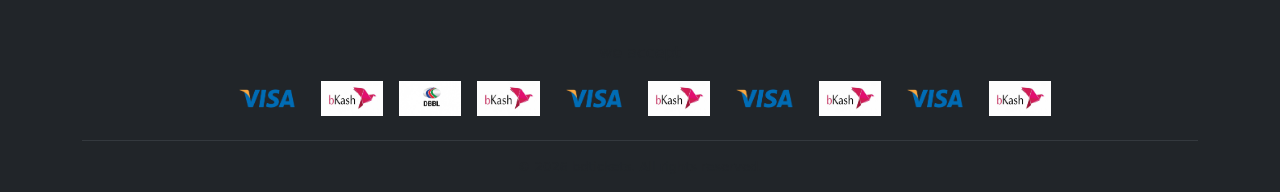
<file: bus_route_page.html>
<!doctype html>
<html lang="en">
  <head>
    <meta charset="UTF-8" />
    <meta name="viewport" content="width=device-width, initial-scale=1.0" />
    <title>Travel</title>
  </head>
  <body>
    <!doctype html>
    <html lang="bn">
      <head>
        <meta charset="UTF-8" />
        <meta name="viewport" content="width=device-width, initial-scale=1.0" />
        <title>Bus Search Results</title>
        <link rel="stylesheet" href="bus_route_page.css" />
        <link
          rel="stylesheet"
          href="https://cdn.jsdelivr.net/npm/bootstrap@5.3.0/dist/css/bootstrap.min.css"
        />
        <link
          rel="stylesheet"
          href="https://cdn.jsdelivr.net/npm/bootstrap-icons@1.11.0/font/bootstrap-icons.css"
        />
      </head>
      <body>
        <!-- Top Part -->
        <!-- Top Part -->
        <div style="position: relative">
          <!-- Background Image -->
          <img
            src="Gallery/collected/BDTickets Landing Page 1.png"
            alt=""
            style="width: 100%; height: 400px; object-fit: cover"
          />

          <!-- Dark overlay -->
          <div
            style="
              position: absolute;
              top: 0;
              left: 0;
              width: 100%;
              height: 100%;
              background: rgba(0, 0, 0, 0.5);
            "
          ></div>

          <!-- Search Bar + Date Slider — image এর উপরে -->
          <div
            class="py-3"
            style="
              position: absolute;
              bottom: 0;
              left: 0;
              width: 100%;
              background: rgba(255, 255, 255, 0.95);
            "
          >
            <div class="container">
              <!-- Input Fields -->
              <div class="d-flex align-items-center gap-2 mb-3">
                <!-- Depart From -->
                <div
                  class="border rounded-3 px-3 py-2 flex-grow-1"
                  style="background: #f8f9fa; position: relative"
                >
                  <small class="text-muted d-block" style="font-size: 11px"
                    >Depart From</small
                  >
                  <input
                    type="text"
                    class="border-0 w-100 fw-semibold bg-transparent"
                    placeholder="Select"
                    style="outline: none; font-size: 14px"
                    onfocus="
                      document.getElementById('departList2').style.display =
                        'block'
                    "
                    onblur="
                      setTimeout(
                        () =>
                          (document.getElementById(
                            'departList2',
                          ).style.display = 'none'),
                        200,
                      )
                    "
                  />
                  <div
                    id="departList2"
                    class="shadow rounded-3 bg-white p-2"
                    style="
                      display: none;
                      position: absolute;
                      top: 65px;
                      left: 0;
                      width: 220px;
                      z-index: 999;
                    "
                  >
                    <p class="fw-semibold px-2 mb-1" style="font-size: 13px">
                      Popular Places
                    </p>
                    <div class="dropdown-item py-2">
                      <i class="bi bi-bus-front me-2"></i>Dhaka
                    </div>
                    <div class="dropdown-item py-2">
                      <i class="bi bi-bus-front me-2"></i>Cox's Bazar
                    </div>
                    <div class="dropdown-item py-2">
                      <i class="bi bi-bus-front me-2"></i>Sylhet
                    </div>
                    <div class="dropdown-item py-2">
                      <i class="bi bi-bus-front me-2"></i>Chittagong
                    </div>
                  </div>
                </div>

                <!-- Arrow -->
                <i class="bi bi-arrow-left-right text-muted"></i>

                <!-- Going To -->
                <div
                  class="border rounded-3 px-3 py-2 flex-grow-1"
                  style="background: #f8f9fa; position: relative"
                >
                  <small class="text-muted d-block" style="font-size: 11px"
                    >Going To</small
                  >
                  <input
                    type="text"
                    class="border-0 w-100 fw-semibold bg-transparent"
                    placeholder="Select"
                    style="outline: none; font-size: 14px"
                    onfocus="
                      document.getElementById('goingList2').style.display =
                        'block'
                    "
                    onblur="
                      setTimeout(
                        () =>
                          (document.getElementById('goingList2').style.display =
                            'none'),
                        200,
                      )
                    "
                  />
                  <div
                    id="goingList2"
                    class="shadow rounded-3 bg-white p-2"
                    style="
                      display: none;
                      position: absolute;
                      top: 65px;
                      left: 0;
                      width: 220px;
                      z-index: 999;
                    "
                  >
                    <p class="fw-semibold px-2 mb-1" style="font-size: 13px">
                      Popular Places
                    </p>
                    <div class="dropdown-item py-2">
                      <i class="bi bi-bus-front me-2"></i>Cox's Bazar
                    </div>
                    <div class="dropdown-item py-2">
                      <i class="bi bi-bus-front me-2"></i>Sylhet
                    </div>
                    <div class="dropdown-item py-2">
                      <i class="bi bi-bus-front me-2"></i>Barisal
                    </div>
                    <div class="dropdown-item py-2">
                      <i class="bi bi-bus-front me-2"></i>Dhaka
                    </div>
                  </div>
                </div>

                <!-- Journey Date -->
                <div
                  class="border rounded-3 px-3 py-2 flex-grow-1"
                  style="background: #f8f9fa"
                >
                  <small class="text-muted d-block" style="font-size: 11px">
                    <i class="bi bi-calendar3 me-1"></i>Journey date
                  </small>
                  <input
                    type="date"
                    class="border-0 w-100 fw-semibold bg-transparent"
                    style="outline: none; font-size: 14px"
                    id="journeyDate"
                  />
                </div>

                <!-- Return Date -->
                <div
                  class="border rounded-3 px-3 py-2 flex-grow-1"
                  style="background: #f8f9fa"
                >
                  <small class="text-muted d-block" style="font-size: 11px">
                    <i class="bi bi-calendar3 me-1"></i>Return date
                  </small>
                  <p
                    class="mb-0 text-primary fw-semibold"
                    style="font-size: 14px"
                  >
                    Book to Save Extra
                  </p>
                </div>

                <!-- Passengers -->
                <div
                  class="border rounded-3 px-3 py-2"
                  style="background: #f8f9fa"
                >
                  <small class="text-muted d-block" style="font-size: 11px"
                    >Passenger(s)</small
                  >
                  <select
                    class="border-0 fw-semibold bg-transparent"
                    style="outline: none; font-size: 14px"
                  >
                    <option>1</option>
                    <option>2</option>
                    <option>3</option>
                    <option>4</option>
                  </select>
                </div>

                <!-- Search Button -->
                <button class="btn btn-danger rounded-3 px-3 py-2">
                  <i class="bi bi-search text-white fs-5"></i>
                </button>
              </div>

              <!-- Date Slider -->
              <div class="d-flex align-items-center gap-2">
                <button class="btn btn-sm text-muted" onclick="slideDate(-1)">
                  <i class="bi bi-chevron-double-left fs-5"></i>
                </button>
                <div
                  class="d-flex gap-3 overflow-hidden flex-grow-1 justify-content-center"
                  id="dateSlider"
                ></div>
                <button class="btn btn-sm text-muted" onclick="slideDate(1)">
                  <i class="bi bi-chevron-double-right fs-5"></i>
                </button>
              </div>
            </div>
          </div>
        </div>
        <!-- Top Part -->

        <!-- Bottom Part -->

        <div class="container py-3">
          <div class="row g-3">
            <!-- ===== SIDEBAR ===== -->
            <div class="col-lg-3 col-md-4">
              <div class="sidebar">
                <!-- Header -->
                <div
                  class="filter-section d-flex justify-content-between align-items-center"
                >
                  <span class="fw-semibold" style="font-size: 15px">
                    <i class="bi bi-sliders me-1"></i> All Filters
                  </span>
                  <span style="font-size: 13px; color: #aaa; cursor: pointer"
                    >Clear All</span
                  >
                </div>

                <!-- AC/Non-AC -->
                <div class="filter-section">
                  <div class="section-title d-flex justify-content-between">
                    AC/Non-AC <i class="bi bi-chevron-up"></i>
                  </div>
                  <div class="row g-2">
                    <div class="col-6">
                      <div class="ac-btn active">
                        <i class="bi bi-snow2 d-block fs-5 mb-1"></i>
                        AC
                      </div>
                    </div>
                    <div class="col-6">
                      <div class="ac-btn">
                        <i class="bi bi-wind d-block fs-5 mb-1"></i>
                        NON AC
                      </div>
                    </div>
                  </div>
                </div>

                <!-- Bus Type -->
                <div class="filter-section">
                  <div class="section-title d-flex justify-content-between">
                    Bus Type <i class="bi bi-chevron-up"></i>
                  </div>
                  <div class="d-flex flex-wrap gap-2">
                    <span class="bus-tag">Sleeper</span>
                    <span class="bus-tag active">B-Class</span>
                    <span class="bus-tag">E-Class</span>
                    <span class="bus-tag">Non-AC</span>
                    <span class="bus-tag">Business</span>
                    <span class="bus-tag">SP</span>
                    <span class="bus-tag">AC</span>
                    <span class="bus-tag">DD-UPPER</span>
                    <span class="bus-tag">DD-LOWER</span>
                    <span class="bus-tag">ECONOMY</span>
                  </div>
                </div>

                <!-- Time -->
                <div class="filter-section">
                  <div class="section-title d-flex justify-content-between">
                    Time <i class="bi bi-chevron-up"></i>
                  </div>
                  <div class="row g-2">
                    <div class="col-6">
                      <div class="time-btn">
                        <i class="bi bi-moon-stars fs-5"></i>
                        <span class="t-label">Early Morning</span>
                        <span class="t-range">4AM-8AM</span>
                      </div>
                    </div>
                    <div class="col-6">
                      <div class="time-btn">
                        <i class="bi bi-sun fs-5"></i>
                        <span class="t-label">Morning</span>
                        <span class="t-range">8AM-12PM</span>
                      </div>
                    </div>
                    <div class="col-6">
                      <div class="time-btn">
                        <i class="bi bi-cloud-sun fs-5"></i>
                        <span class="t-label">Afternoon</span>
                        <span class="t-range">12PM-4PM</span>
                      </div>
                    </div>
                    <div class="col-6">
                      <div class="time-btn">
                        <i class="bi bi-moon fs-5"></i>
                        <span class="t-label">Night</span>
                        <span class="t-range">4PM-8PM</span>
                      </div>
                    </div>
                    <div class="col-6">
                      <div class="time-btn">
                        <i class="bi bi-stars fs-5"></i>
                        <span class="t-label">Overnight</span>
                        <span class="t-range">8PM-12AM</span>
                      </div>
                    </div>
                  </div>
                </div>

                <!-- Bus Company -->
                <div class="filter-section">
                  <div class="section-title d-flex justify-content-between">
                    Bus Company <i class="bi bi-chevron-up"></i>
                  </div>
                  <input
                    type="text"
                    class="form-control form-control-sm mb-2"
                    placeholder="🔍 Search Bus company"
                  />
                  <div>
                    <div class="company-item">
                      <span>46 express</span>
                      <input type="checkbox" class="form-check-input" />
                    </div>
                    <div class="company-item">
                      <span>Ak travels</span>
                      <input type="checkbox" class="form-check-input" />
                    </div>
                    <div class="company-item">
                      <span>Almizan</span>
                      <input type="checkbox" class="form-check-input" />
                    </div>
                    <div class="company-item">
                      <span>Green Line</span>
                      <input type="checkbox" class="form-check-input" />
                    </div>
                    <div class="company-item">
                      <span>Shyamoli</span>
                      <input type="checkbox" class="form-check-input" />
                    </div>
                  </div>
                </div>
              </div>
            </div>
            <!-- END SIDEBAR -->

            <!-- ===== MAIN CONTENT ===== -->
            <div class="col-lg-9 col-md-8">
              <!-- Top Bar -->
              <div
                class="d-flex justify-content-between align-items-center flex-wrap gap-2 mb-3"
              >
                <div>
                  <div style="font-size: 20px; font-weight: 600; color: #222">
                    Buses
                  </div>
                  <div style="font-size: 13px; color: var(--red)">
                    181 Buses
                  </div>
                </div>
                <div class="d-flex flex-wrap gap-2 align-items-center">
                  <button class="sort-btn">
                    <i class="bi bi-currency-dollar"></i> Price
                    <i class="bi bi-arrow-down-up" style="opacity: 0.4"></i>
                  </button>
                  <button class="sort-btn active">
                    <i class="bi bi-clock"></i> Time
                    <i class="bi bi-arrow-down-up" style="opacity: 0.4"></i>
                  </button>
                  <button class="sort-btn">
                    <i class="bi bi-person-seat"></i> Seats
                    <i class="bi bi-arrow-down-up" style="opacity: 0.4"></i>
                  </button>
                  <button class="sort-btn">
                    <i class="bi bi-tag"></i> Offer
                    <i class="bi bi-arrow-down-up" style="opacity: 0.4"></i>
                  </button>
                  <div class="tab-toggle">
                    <button class="tab-item active">Time</button>
                    <button class="tab-item">Bus</button>
                  </div>
                </div>
              </div>

              <!-- Ad Banner -->
              <div class="ad-banner mb-3">
                <span class="ad-badge">AD</span>
                <div>
                  <div style="color: rgba(255, 255, 255, 0.8); font-size: 12px">
                    নেটওয়ার্ক এখন আরও
                  </div>
                  <div
                    style="
                      color: #fff;
                      font-size: 24px;
                      font-weight: 900;
                      line-height: 1.1;
                    "
                  >
                    STRONG
                  </div>
                  <div
                    style="color: rgba(255, 255, 255, 0.75); font-size: 11px"
                  >
                    সাথে Best অফার সবসময়
                  </div>
                </div>
                <div class="ad-logo">airtel</div>
              </div>

              <!-- ===== BUS CARD 1 ===== -->
              <div class="bus-card mb-3">
                <div
                  class="d-flex justify-content-between align-items-start mb-2"
                >
                  <div>
                    <div class="bus-name">Soudia Coach Service</div>
                    <div class="bus-code">801-SCS</div>
                  </div>
                  <div class="text-end">
                    <div class="price-text">৳ 1000</div>
                  </div>
                </div>

                <div class="d-flex align-items-center gap-3 my-2">
                  <div class="text-center">
                    <div class="time-big">06:15 AM</div>
                    <div class="city-name">Abdullahpur ...</div>
                  </div>
                  <div class="route-line">
                    <i
                      class="bi bi-bus-front"
                      style="font-size: 14px; color: #aaa"
                    ></i>
                    <hr />
                    <span class="duration-text">11h 0m</span>
                  </div>
                  <div class="text-center">
                    <div class="time-big">05:15 PM</div>
                    <div class="city-name">Cox's bazar ...</div>
                  </div>
                </div>

                <div
                  class="card-footer-bar d-flex justify-content-between align-items-center flex-wrap gap-2"
                >
                  <span class="boarding-link">
                    <i class="bi bi-arrow-repeat me-1"></i> Boarding / Dropping
                    Point
                  </span>
                  <div class="d-flex align-items-center gap-2 flex-wrap">
                    <span class="class-tag">Non AC</span>
                    <span class="seats-left"
                      >Seats left: <span class="seats-num">36</span></span
                    >
                    <button class="btn-view">View Seats</button>
                  </div>
                </div>
              </div>

              <!-- ===== BUS CARD 2 ===== -->
              <div class="bus-card mb-3">
                <div
                  class="d-flex justify-content-between align-items-start mb-2"
                >
                  <div>
                    <div class="bus-name">Iconic Express</div>
                    <div class="bus-code">
                      AC-140- ABD-DHK-CTG-COX (SWEET CLASS-43)
                    </div>
                  </div>
                  <div class="text-end">
                    <span class="save-badge"
                      ><i class="bi bi-lightning-fill"></i> Save ৳ 360</span
                    >
                    <div class="mt-1">
                      <span class="price-old">৳ 1800</span>
                      <span class="price-text">৳ 1440</span>
                    </div>
                  </div>
                </div>

                <div class="d-flex align-items-center gap-3 my-2">
                  <div class="text-center">
                    <div class="time-big">06:30 AM</div>
                    <div class="city-name">Abdullahpur ...</div>
                  </div>
                  <div class="route-line">
                    <i
                      class="bi bi-bus-front"
                      style="font-size: 14px; color: #aaa"
                    ></i>
                    <hr />
                    <span class="duration-text">10h 20m</span>
                  </div>
                  <div class="text-center">
                    <div class="time-big">04:50 PM</div>
                    <div class="city-name">Kolatoli, co...</div>
                  </div>
                </div>

                <div
                  class="card-footer-bar d-flex justify-content-between align-items-center flex-wrap gap-2"
                >
                  <span class="boarding-link">
                    <i class="bi bi-arrow-repeat me-1"></i> Boarding / Dropping
                    Point
                  </span>
                  <div class="d-flex align-items-center gap-2 flex-wrap">
                    <span class="class-tag"
                      ><i class="bi bi-snow2"></i> AC</span
                    >
                    <span class="class-tag"
                      ><i class="bi bi-briefcase"></i> B-Class</span
                    >
                    <span class="class-tag">+1</span>
                    <span class="seats-left"
                      >Seats left: <span class="seats-num">43</span></span
                    >
                    <button class="btn-view">View Seats</button>
                  </div>
                </div>
              </div>

              <!-- ===== BUS CARD 3 ===== -->
              <div class="bus-card mb-3">
                <div
                  class="d-flex justify-content-between align-items-start mb-2"
                >
                  <div>
                    <div class="bus-name">Desh Travels</div>
                    <div class="bus-code">02 - DHK - COX</div>
                  </div>
                  <div class="text-end">
                    <span class="save-badge"
                      ><i class="bi bi-lightning-fill"></i> Save ৳ 200</span
                    >
                    <div class="mt-1">
                      <span class="price-old">৳ 2000</span>
                      <span class="price-text">৳ 1800</span>
                    </div>
                  </div>
                </div>

                <div class="d-flex align-items-center gap-3 my-2">
                  <div class="text-center">
                    <div class="time-big">08:00 AM</div>
                    <div class="city-name">Kalabagan co...</div>
                  </div>
                  <div class="route-line">
                    <i
                      class="bi bi-bus-front"
                      style="font-size: 14px; color: #aaa"
                    ></i>
                    <hr />
                    <span class="duration-text">10h 15m</span>
                  </div>
                  <div class="text-center">
                    <div class="time-big">06:15 PM</div>
                    <div class="city-name">Jhawtala cou...</div>
                  </div>
                </div>

                <div
                  class="card-footer-bar d-flex justify-content-between align-items-center flex-wrap gap-2"
                >
                  <span class="boarding-link">
                    <i class="bi bi-arrow-repeat me-1"></i> Boarding / Dropping
                    Point
                  </span>
                  <div class="d-flex align-items-center gap-2 flex-wrap">
                    <span class="class-tag"
                      ><i class="bi bi-snow2"></i> AC</span
                    >
                    <span class="class-tag"
                      ><i class="bi bi-briefcase"></i> B-Class</span
                    >
                    <span class="seats-left"
                      >Seats left: <span class="seats-num">28</span></span
                    >
                    <button class="btn-view">View Seats</button>
                  </div>
                </div>
              </div>
            </div>
            <!-- END MAIN CONTENT -->
          </div>
        </div>

        <!-- Footer Part -->
        <!-- Footer Section -->
        <div class="container-fluid bg-dark text-white pt-5 pb-3">
          <div class="container">
            <div class="row">
              <!-- Left Side -->
              <div class="col-md-4 mb-4">
                <img
                  src="Gallery/collected/bd-tickets-logo.svg"
                  alt=""
                  style="width: 120px"
                />
                <p class="mt-3 text-muted" style="font-size: 14px">
                  Book bus tickets online in Bangladesh with bdtickets. Compare
                  top bus operators, check schedules, choose seats, and enjoy
                  secure, reliable travel across all major routes.
                </p>
              </div>

              <!-- Middle Links -->
              <div class="col-md-2 mb-4">
                <h6 class="fw-semibold">bdtickets</h6>
                <ul class="list-unstyled mt-3">
                  <li class="mb-2 text-muted">Help Center</li>
                  <li class="mb-2 text-muted">About Us</li>
                  <li class="mb-2 text-muted">Popular Routes</li>
                  <li class="mb-2 text-muted">Blog</li>
                </ul>
              </div>

              <div class="col-md-2 mb-4">
                <h6 class="fw-semibold">services</h6>
                <ul class="list-unstyled mt-3">
                  <li class="mb-2 text-muted">Bus Tickets</li>
                  <li class="mb-2 text-muted">Launch Tickets</li>
                </ul>
              </div>

              <div class="col-md-2 mb-4">
                <h6 class="fw-semibold">legal</h6>
                <ul class="list-unstyled mt-3">
                  <li class="mb-2 text-muted">Terms & Conditions</li>
                  <li class="mb-2 text-muted">Privacy Notice</li>
                  <li class="mb-2 text-muted">Cancellation Policy</li>
                </ul>
              </div>

              <!-- Social -->
              <div class="col-md-2 mb-4">
                <h6 class="fw-semibold">follow us</h6>
                <div class="d-flex gap-3 mt-3">
                  <i class="bi bi-facebook fs-5"></i>
                  <i class="bi bi-instagram fs-5"></i>
                  <i class="bi bi-youtube fs-5"></i>
                  <i class="bi bi-tiktok fs-5"></i>
                </div>
              </div>
            </div>

            <!-- Payment Methods -->
            <div class="text-center mt-4">
              <p class="text-muted mb-3">we accept</p>

              <div class="d-flex flex-wrap justify-content-center gap-3">
                <img
                  src="Icons/vecteezy_visa-logo-png-visa-icon-transparent-png_20975570.png"
                  height="35"
                />
                <img src="Icons/bkash_logo_0.webp" height="35" />
                <img src="Icons/dbbl.jpg" height="35" />
                <img src="Icons/bkash_logo_0.webp" height="35" />
                <img
                  src="Icons/vecteezy_visa-logo-png-visa-icon-transparent-png_20975570.png"
                  height="35"
                />
                <img src="Icons/bkash_logo_0.webp" height="35" />
                <img
                  src="Icons/vecteezy_visa-logo-png-visa-icon-transparent-png_20975570.png"
                  height="35"
                />
                <img src="Icons/bkash_logo_0.webp" height="35" />
                <img
                  src="Icons/vecteezy_visa-logo-png-visa-icon-transparent-png_20975570.png"
                  height="35"
                />
                <img src="Icons/bkash_logo_0.webp" height="35" />
              </div>
            </div>

            <!-- Bottom Line -->
            <hr class="text-secondary mt-4" />

            <p class="text-center text-muted mb-0" style="font-size: 13px">
              © 2026 bdtickets. All rights reserved.
            </p>
          </div>
        </div>

        <script src="https://cdn.jsdelivr.net/npm/bootstrap@5.3.0/dist/js/bootstrap.bundle.min.js"></script>
        <script>
          // AC/Non-AC toggle
          document.querySelectorAll(".ac-btn").forEach((btn) => {
            btn.addEventListener("click", function () {
              document
                .querySelectorAll(".ac-btn")
                .forEach((b) => b.classList.remove("active"));
              this.classList.add("active");
            });
          });

          // Bus Type tag toggle
          document.querySelectorAll(".bus-tag").forEach((tag) => {
            tag.addEventListener("click", function () {
              this.classList.toggle("active");
            });
          });

          // Time button toggle
          document.querySelectorAll(".time-btn").forEach((btn) => {
            btn.addEventListener("click", function () {
              this.classList.toggle("active");
            });
          });

          // Sort button toggle
          document.querySelectorAll(".sort-btn").forEach((btn) => {
            btn.addEventListener("click", function () {
              document
                .querySelectorAll(".sort-btn")
                .forEach((b) => b.classList.remove("active"));
              this.classList.add("active");
            });
          });

          // Tab toggle
          document.querySelectorAll(".tab-item").forEach((tab) => {
            tab.addEventListener("click", function () {
              document
                .querySelectorAll(".tab-item")
                .forEach((t) => t.classList.remove("active"));
              this.classList.add("active");
            });
          });
        </script>

        <!-- JavaScript -->
        <!-- Date Slider JavaScript -->
        <script>
          const days = ["Sun", "Mon", "Tue", "Wed", "Thu", "Fri", "Sat"];
          let startDate = new Date();
          startDate.setDate(startDate.getDate() - 2);

          function renderDates() {
            const slider = document.getElementById("dateSlider");
            slider.innerHTML = "";
            const today = new Date();

            for (let i = 0; i < 17; i++) {
              const d = new Date(startDate);
              d.setDate(startDate.getDate() + i);

              const isToday = d.toDateString() === today.toDateString();
              const dayName = days[d.getDay()];
              const dayNum = d.getDate().toString().padStart(2, "0");

              const btn = document.createElement("button");
              btn.className = `btn px-3 py-1 rounded-3 text-center flex-shrink-0`;
              btn.style.minWidth = "50px";
              btn.innerHTML = `<div style="font-size: 12px;">${dayNum}</div><div style="font-size: 11px;">${dayName}</div>`;

              if (isToday) {
                btn.classList.add("btn-danger", "text-white");
              } else {
                btn.classList.add("text-muted");
              }

              btn.onclick = function () {
                document.querySelectorAll("#dateSlider button").forEach((b) => {
                  b.className =
                    "btn px-3 py-1 rounded-3 text-center flex-shrink-0 text-muted";
                });
                btn.className =
                  "btn px-3 py-1 rounded-3 text-center flex-shrink-0 btn-danger text-white";

                const yyyy = d.getFullYear();
                const mm = String(d.getMonth() + 1).padStart(2, "0");
                const dd = String(d.getDate()).padStart(2, "0");
                document.getElementById("journeyDate").value =
                  `${yyyy}-${mm}-${dd}`;
              };

              slider.appendChild(btn);
            }
          }

          function slideDate(dir) {
            startDate.setDate(startDate.getDate() + dir * 5);
            renderDates();
          }

          renderDates();
        </script>
        <!-- JavaScript -->
      </body>
    </html>
  </body>
</html>
</file>
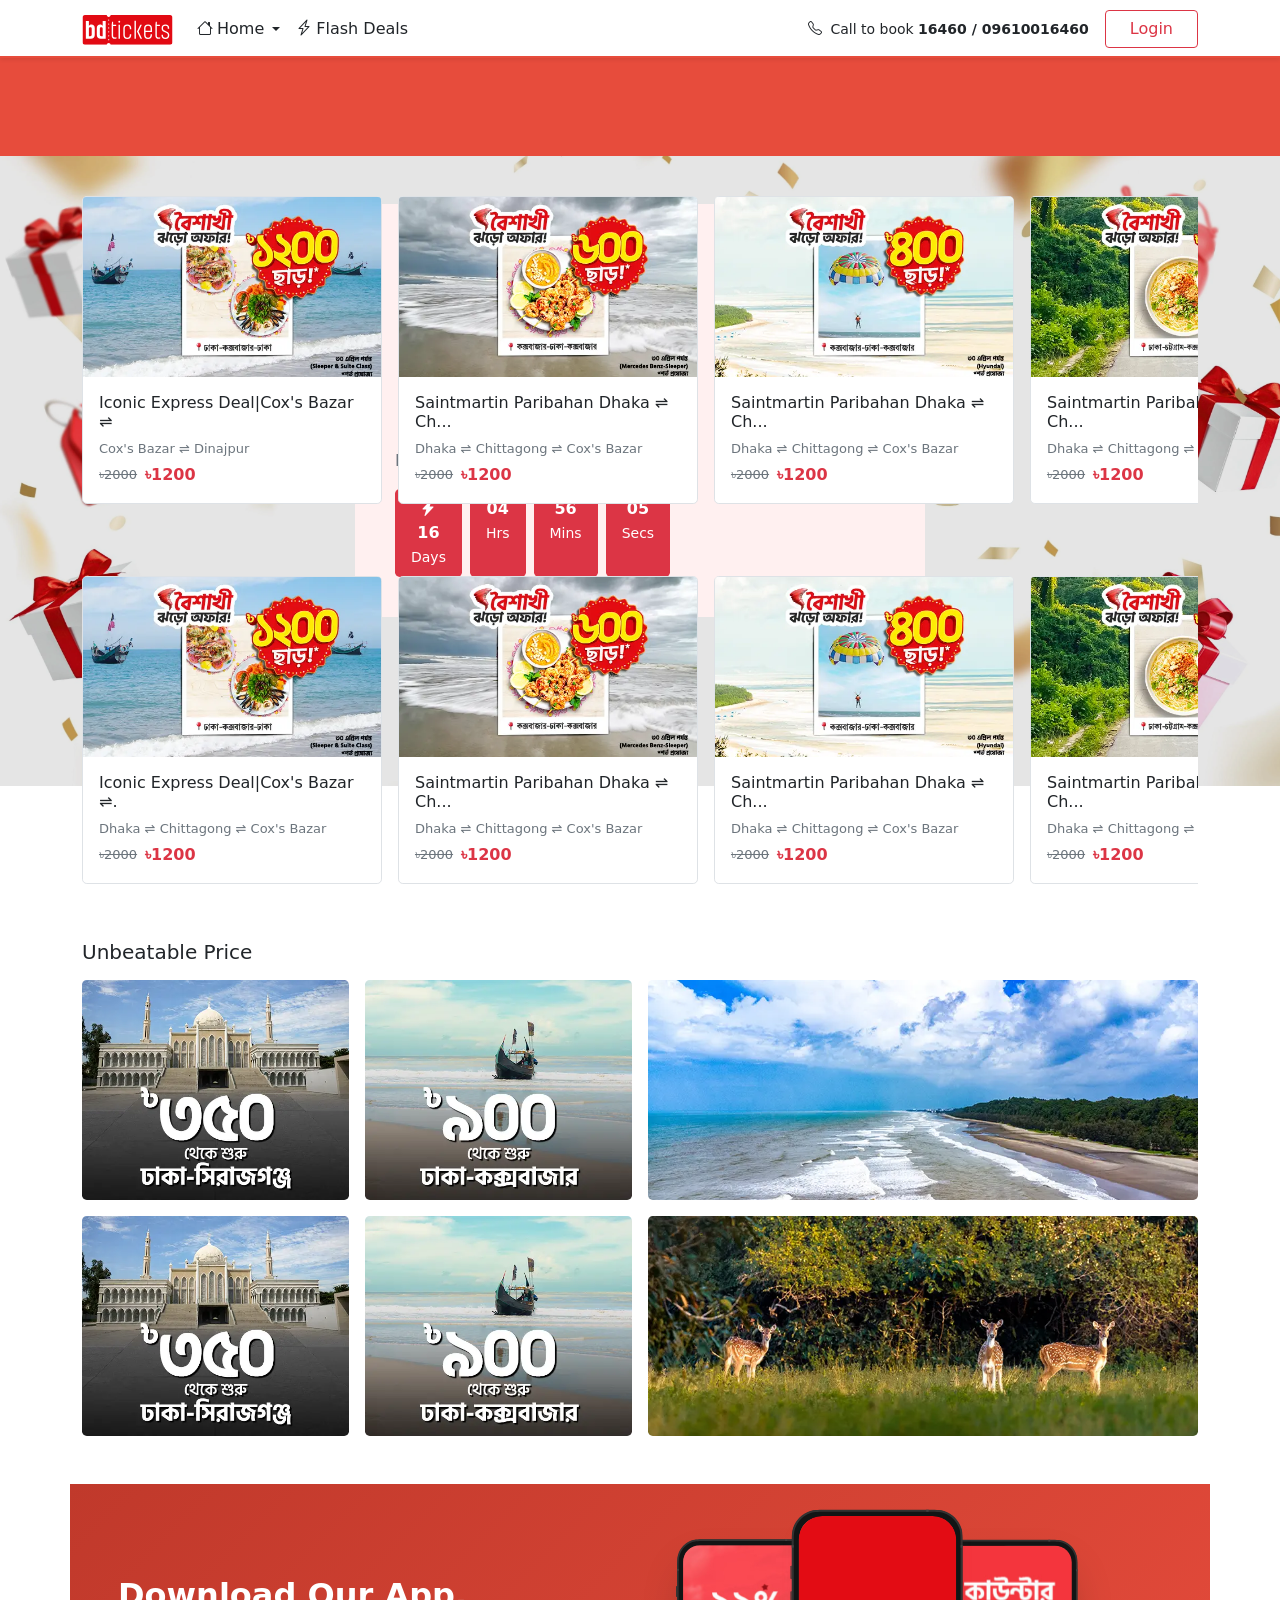
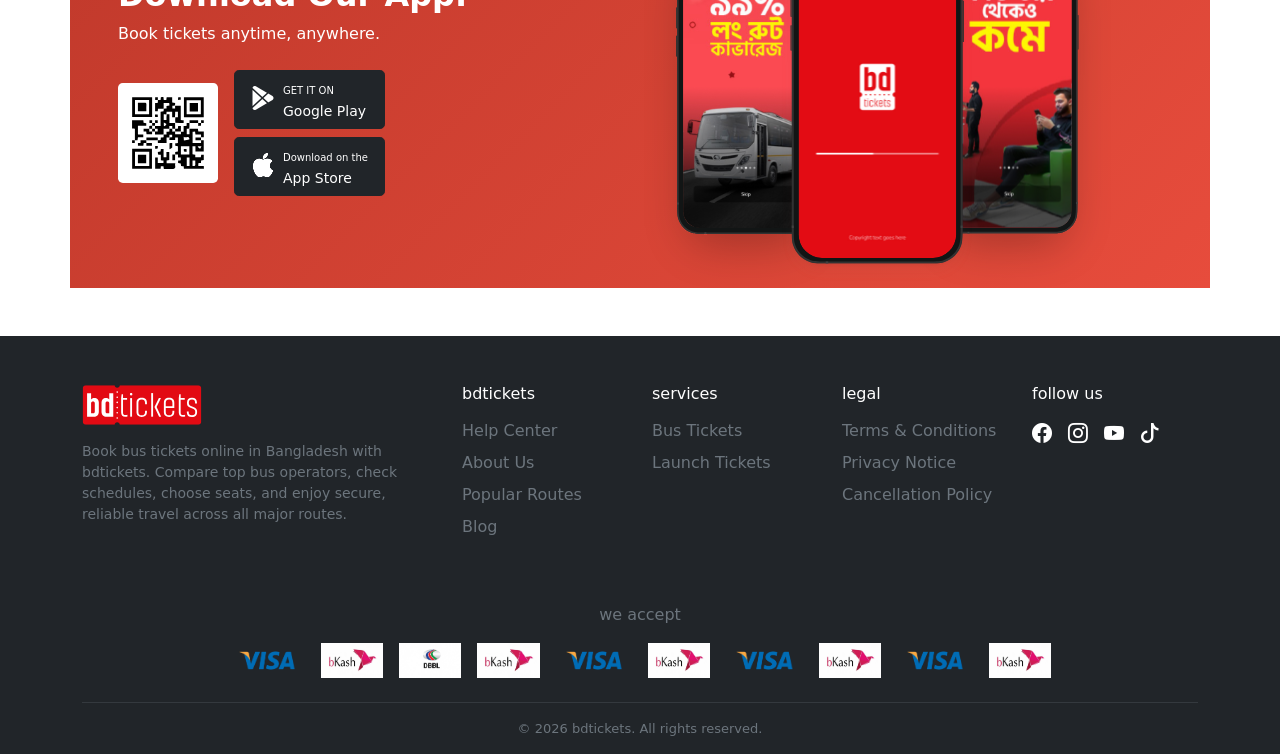
<file: flashdeals.html>
<!DOCTYPE html>
<html lang="en">

<head>
    <meta charset="UTF-8">
    <meta name="viewport" content="width=device-width, initial-scale=1.0">
    <title>BD Ticket Copy</title>




    <!-- Links -->
    <link rel="stylesheet" href="bootstrap-5.0.2-dist/css/bootstrap.min.css">
    <link rel="stylesheet" href="bootstrap-5.0.2-dist/js/bootstrap.min.js">
    <link rel="stylesheet" href="https://cdn.jsdelivr.net/npm/bootstrap-icons@1.13.1/font/bootstrap-icons.min.css">

    <style>
        body {
            padding-top: 56px;
        }

        .navbar {
            position: fixed !important;
            top: 0 !important;
            left: 0 !important;
            width: 100% !important;
            z-index: 9999 !important;
        }
    </style>

</head>

<body>
    <nav class="navbar navbar-expand-lg shadow-sm sticky-top">
        <div class="container">
            <a class="navbar-brand" href="index.html">
                <img src="Gallery/collected/bd-tickets-logo.svg" alt="">
            </a>
            <button class="navbar-toggler" type="button" data-bs-toggle="collapse"
                data-bs-target="#navbarSupportedContent" aria-controls="navbarSupportedContent" aria-expanded="false"
                aria-label="Toggle navigation">
                <span class="navbar-toggler-icon"></span>
            </button>

            <!-- Home + Flash Deal -->
            <div class="collapse navbar-collapse" id="navbarSupportedContent">
                <!-- Home + Flash Deal -->
                <ul class="navbar-nav me-auto mb-2 mb-lg-0">

                    <!-- Home Dropdown -->
                    <li class="nav-item dropdown">
                        <a class="nav-link dropdown-toggle d-flex align-items-center gap-1 text-dark fw-semibold"
                            href="index.html" role="button" data-bs-toggle="dropdown">
                            <i class="bi bi-house text-dark"></i>Home
                        </a>
                        <ul class="dropdown-menu shadow border-0 rounded-3 p-2">
                            <li>
                                <a class="dropdown-item rounded-2 py-2" href="index.html">
                                    <i class="bi bi-house me-2"></i> Home
                                </a>
                            </li>
                            <li>
                                <a class="dropdown-item rounded-2 py-2" href="bus.html">
                                    <i class="bi bi-bus-front me-2"></i> Bus
                                </a>
                            </li>
                            <li>
                                <a class="dropdown-item rounded-2 py-2" href="launch.html">
                                    <i class="bi bi-water me-2"></i> Launch
                                </a>
                            </li>
                            <li>
                                <a class="dropdown-item" href="flight.html">
                                    <i class="bi bi-airplane me-2"></i> Airplane
                                </a>
                            </li>
                        </ul>
                    </li>
                    <!-- Flash Deal -->
                    <li class="nav-item">
                        <a class="nav-link d-flex align-items-center gap-1 text-dark fw-semibold"
                            href="flashdeals.html">
                            <i class="bi bi-lightning-charge text-dark"></i> Flash Deals
                        </a>
                    </li>
                    <!-- Flash Deal -->
                </ul>

                <!-- Right Side: Call to Book + Login -->
                <div class="d-flex align-items-center gap-3">

                    <!-- Call to Book -->
                    <span class="d-flex align-items-center gap-2 text-dark" style="font-size: 14px; cursor: pointer;"
                        data-bs-toggle="modal" data-bs-target="#callModal">
                        <i class="bi bi-telephone"></i>
                        <span>Call to book <strong>16460 / 09610016460</strong></span>
                    </span>
                    <!-- Call to Book -->

                    <!-- Login Button -->
                    <button type="button" class="btn btn-outline-danger px-4 fw-semibold" data-bs-toggle="modal"
                        data-bs-target="#loginModal">
                        Login
                    </button>
                    <!-- Login Button -->

                </div>
            </div>
        </div>
    </nav>



    <!-- Call to Book Modal -->
    <div class="modal fade" id="callModal" tabindex="-1">
        <div class="modal-dialog modal-dialog-centered">
            <div class="modal-content rounded-4 p-3">

                <div class="modal-header border-0">
                    <h5 class="modal-title fw-semibold">Open Pick an app?</h5>
                </div>

                <div class="modal-body">
                    <p class="text-muted" style="font-size: 14px;">
                        https://bdtickets.com wants to open this application.
                    </p>
                    <div class="d-flex align-items-center gap-2">
                        <input type="checkbox" id="alwaysAllow" style="width: 16px; height: 16px;">
                        <label for="alwaysAllow" class="text-muted" style="font-size: 13px;">
                            Always allow bdtickets.com to open links of this type in the associated app
                        </label>
                    </div>
                </div>

                <div class="modal-footer border-0">
                    <button type="button" class="btn btn-outline-secondary rounded-pill px-4" data-bs-dismiss="modal">
                        Open Pick an app
                    </button>
                    <button type="button" class="btn btn-primary rounded-pill px-4" data-bs-dismiss="modal">
                        Cancel
                    </button>
                </div>

            </div>
        </div>
    </div>


    <!-- Login Modal -->
    <div class="modal fade" id="loginModal" tabindex="-1">
        <div class="modal-dialog modal-dialog-centered">
            <div class="modal-content rounded-4 p-3">

                <!-- Close Button -->
                <div class="d-flex justify-content-end">
                    <button type="button" class="btn-close" data-bs-dismiss="modal"></button>
                </div>

                <!-- Tab Buttons -->
                <div class="d-flex gap-2 bg-light rounded-3 p-2 mx-3 mb-3">
                    <button id="phoneTab" onclick="switchTab('phone')"
                        class="btn btn-white border w-50 d-flex align-items-center justify-content-center gap-2">
                        📱 Phone
                    </button>
                    <button id="emailTab" onclick="switchTab('email')"
                        class="btn w-50 d-flex align-items-center justify-content-center gap-2 text-muted">
                        ✉️ Email
                    </button>
                </div>

                <!-- Phone Section -->
                <div id="phoneSection" class="px-3 pb-3">
                    <p class="text-muted mb-1" style="font-size: 14px;">Phone number</p>
                    <div class="d-flex align-items-center border rounded-3 px-3 py-2 mb-3 gap-2">
                        <span>🇧🇩</span>
                        <span class="text-muted" style="font-size: 13px;">+880</span>
                        <span class="text-muted">|</span>
                        <input type="tel" placeholder="1xxxxxxxxx" class="border-0 w-100"
                            style="outline: none; font-size: 14px;">
                    </div>
                    <div class="d-flex align-items-center gap-2 mb-3">
                        <input type="checkbox" id="keepPhone" style="width: 18px; height: 18px;">
                        <label for="keepPhone" class="text-muted" style="font-size: 13px;">Keep me logged in</label>
                    </div>
                    <button class="btn btn-secondary w-100 py-2">Send OTP</button>
                </div>

                <!-- Email Section -->
                <div id="emailSection" class="px-3 pb-3" style="display: none;">
                    <p class="text-muted mb-1" style="font-size: 14px;">Email address</p>
                    <div class="d-flex align-items-center border rounded-3 px-3 py-2 mb-3">
                        <input type="email" placeholder="example@email.com" class="border-0 w-100"
                            style="outline: none; font-size: 14px;">
                    </div>
                    <div class="d-flex align-items-center gap-2 mb-3">
                        <input type="checkbox" id="keepEmail" style="width: 18px; height: 18px;">
                        <label for="keepEmail" class="text-muted" style="font-size: 13px;">Keep me logged in</label>
                    </div>
                    <button class="btn btn-secondary w-100 py-2">Send OTP</button>
                </div>

                <!-- Footer Text -->
                <p class="text-center text-muted px-3 pb-2" style="font-size: 11px;">
                    By tapping send OTP, you agree to
                    <a href="#" class="text-decoration-underline text-muted">Terms and Conditions</a>
                    and
                    <a href="#" class="text-decoration-underline text-muted">Privacy Policy</a>
                    of bdtickets
                </p>

            </div>
        </div>
    </div>


    <div style="position: relative; height: 100px; width: 100%; background-color: #e74c3c;">
    </div>


    <!-- Background Image -->
    <div style="position: absolute; top: 156px; left: 0; width: 100%;">
        <div style="position: relative;">
            <img src="Gallery/collected/15.webp" alt="" style="width: 100%; height: 70vh; object-fit: cover;">

            <!-- Dark overlay -->
            <div
                style="position: absolute; top: 0; left: 0; width: 100%; height: 100%; background: rgba(0, 0, 0, 0.1);">


                <!-- Flash Deal Section -->
                <div class="container my-5">
                    <div class="row align-items-center justify-content-center g-4">

                        <!-- Left Side -->
                        <div class="col-md-6" style="background: #fff0f0; border-radius: 20px; padding: 40px;">
                            <h1 class="fw-bold" style="font-size: 48px;">Exclusive</h1>
                            <h1 class="fw-bold text-danger" style="font-size: 48px;">
                                Flash<i class="bi bi-lightning-charge-fill"></i>
                            </h1>
                            <h1 class="fw-bold" style="font-size: 48px;">Deals</h1>
                            <p class="text-muted mt-3">Ends in</p>
                            <div class="d-flex gap-2">
                                <div class="text-center bg-danger text-white rounded-3 px-3 py-2">
                                    <i class="bi bi-lightning-charge-fill"></i>
                                    <p class="mb-0 fw-bold" id="days">16</p>
                                    <small>Days</small>
                                </div>
                                <div class="text-center bg-danger text-white rounded-3 px-3 py-2">
                                    <p class="mb-0 fw-bold" id="hours">04</p>
                                    <small>Hrs</small>
                                </div>
                                <div class="text-center bg-danger text-white rounded-3 px-3 py-2">
                                    <p class="mb-0 fw-bold" id="minutes">56</p>
                                    <small>Mins</small>
                                </div>
                                <div class="text-center bg-danger text-white rounded-3 px-3 py-2">
                                    <p class="mb-0 fw-bold" id="seconds">05</p>
                                    <small>Secs</small>
                                </div>
                            </div>
                        </div>

                    </div>
                </div>

            </div>
        </div>

    </div>
    </div>

    </div>
    <!-- Background Image -->




    <!-- Deal Cards Section -->
    <div class="container ">
        <h5 class="fw-semibold mb-3">বৈশাখী ঝড়ো অফার</h5>

        <!-- Horizontal Scroll -->
        <div class="d-flex gap-3 overflow-auto pb-2">

            <!-- Single Card -->
            <div class="card border rounded-3 flex-shrink-0" style="width: 300px; min-width: 300px;">
                <img src="Gallery/collected/BD-Ticket/akilpkZ2mcxnt2hXOQrgUfrixeCwCvdwwb.webp"
                    class="card-img-top rounded-top-3" style="height: 180px; object-fit: cover;">
                <div class="card-body">
                    <h6 class="card-title fw-semibold">Iconic Express Deal|Cox's Bazar ⇌</h6>
                    <p class="text-muted mb-1" style="font-size: 13px;">Cox's Bazar ⇌ Dinajpur</p>
                    <div class="d-flex gap-2 align-items-center">
                        <span class="text-muted text-decoration-line-through" style="font-size: 13px;">৳2000</span>
                        <span class="text-danger fw-bold">৳1200</span>
                    </div>
                </div>
            </div>
            <!-- Single Card -->

            <!-- Single Card -->
            <div class="card border rounded-3 flex-shrink-0" style="width: 300px; min-width: 300px;">
                <img src="Gallery/collected/BD-Ticket/hO3ako4V9btg9Qnl6uC8cAHFAsuV7Up0Ok.webp"
                    class="card-img-top rounded-top-3" style="height: 180px; object-fit: cover;">
                <div class="card-body">
                    <h6 class="card-title fw-semibold">Saintmartin Paribahan Dhaka ⇌ Ch...</h6>
                    <p class="text-muted mb-1" style="font-size: 13px;">Dhaka ⇌ Chittagong ⇌ Cox's Bazar</p>
                    <div class="d-flex gap-2 align-items-center">
                        <span class="text-muted text-decoration-line-through" style="font-size: 13px;">৳2000</span>
                        <span class="text-danger fw-bold">৳1200</span>
                    </div>
                </div>
            </div>
            <!-- Single Card -->

            <!-- Single Card -->
            <div class="card border rounded-3 flex-shrink-0" style="width: 300px; min-width: 300px;">
                <img src="Gallery/collected/BD-Ticket/hOmLgmRIY8X3phdbulqnXboqi4wLSrnxQ6.webp"
                    class="card-img-top rounded-top-3" style="height: 180px; object-fit: cover;">
                <div class="card-body">
                    <h6 class="card-title fw-semibold">Saintmartin Paribahan Dhaka ⇌ Ch...</h6>
                    <p class="text-muted mb-1" style="font-size: 13px;">Dhaka ⇌ Chittagong ⇌ Cox's Bazar</p>
                    <div class="d-flex gap-2 align-items-center">
                        <span class="text-muted text-decoration-line-through" style="font-size: 13px;">৳2000</span>
                        <span class="text-danger fw-bold">৳1200</span>
                    </div>
                </div>
            </div>
            <!-- Single Card -->

            <!-- Single Card -->
            <div class="card border rounded-3 flex-shrink-0" style="width: 300px; min-width: 300px;">
                <img src="Gallery/collected/BD-Ticket/jrsqHg5O46vGKK9oBUYazyugaPJ0a5HUUA.webp"
                    class="card-img-top rounded-top-3" style="height: 180px; object-fit: cover;">
                <div class="card-body">
                    <h6 class="card-title fw-semibold">Saintmartin Paribahan Dhaka ⇌ Ch...</h6>
                    <p class="text-muted mb-1" style="font-size: 13px;">Dhaka ⇌ Chittagong ⇌ Cox's Bazar</p>
                    <div class="d-flex gap-2 align-items-center">
                        <span class="text-muted text-decoration-line-through" style="font-size: 13px;">৳2000</span>
                        <span class="text-danger fw-bold">৳1200</span>
                    </div>
                </div>
            </div>
            <!-- Single Card -->

            <!-- Single Card -->
            <div class="card border rounded-3 flex-shrink-0" style="width: 300px; min-width: 300px;">
                <img src="Gallery/collected/BD-Ticket/mqWlRgGOoBAsLS15atU0b7OEdXNrtxH2T4.webp"
                    class="card-img-top rounded-top-3" style="height: 180px; object-fit: cover;">
                <div class="card-body">
                    <h6 class="card-title fw-semibold">Saintmartin Paribahan Dhaka ⇌ Ch...</h6>
                    <p class="text-muted mb-1" style="font-size: 13px;">Dhaka ⇌ Chittagong ⇌ Cox's Bazar</p>
                    <div class="d-flex gap-2 align-items-center">
                        <span class="text-muted text-decoration-line-through" style="font-size: 13px;">৳2000</span>
                        <span class="text-danger fw-bold">৳1200</span>
                    </div>
                </div>
            </div>
            <!-- Single Card -->

        </div>
    </div>

    <!-- Another One -->
    <!-- Deal Cards Section -->
    <div class="container my-4 mb-5">
        <h5 class="fw-semibold mb-3">Summer Escape: Cox's Bazar Deals</h5>

        <!-- Horizontal Scroll -->
        <div class="d-flex gap-3 overflow-auto pb-2">

            <!-- Single Card -->
            <div class="card border rounded-3 flex-shrink-0" style="width: 300px; min-width: 300px;">
                <img src="Gallery/collected/BD-Ticket/akilpkZ2mcxnt2hXOQrgUfrixeCwCvdwwb.webp"
                    class="card-img-top rounded-top-3" style="height: 180px; object-fit: cover;">
                <div class="card-body">
                    <h6 class="card-title fw-semibold">Iconic Express Deal|Cox's Bazar ⇌.</h6>
                    <p class="text-muted mb-1" style="font-size: 13px;">Dhaka ⇌ Chittagong ⇌ Cox's Bazar</p>
                    <div class="d-flex gap-2 align-items-center">
                        <span class="text-muted text-decoration-line-through" style="font-size: 13px;">৳2000</span>
                        <span class="text-danger fw-bold">৳1200</span>
                    </div>
                </div>
            </div>
            <!-- Single Card -->

            <!-- Single Card -->
            <div class="card border rounded-3 flex-shrink-0" style="width: 300px; min-width: 300px;">
                <img src="Gallery/collected/BD-Ticket/hO3ako4V9btg9Qnl6uC8cAHFAsuV7Up0Ok.webp"
                    class="card-img-top rounded-top-3" style="height: 180px; object-fit: cover;">
                <div class="card-body">
                    <h6 class="card-title fw-semibold">Saintmartin Paribahan Dhaka ⇌ Ch...</h6>
                    <p class="text-muted mb-1" style="font-size: 13px;">Dhaka ⇌ Chittagong ⇌ Cox's Bazar</p>
                    <div class="d-flex gap-2 align-items-center">
                        <span class="text-muted text-decoration-line-through" style="font-size: 13px;">৳2000</span>
                        <span class="text-danger fw-bold">৳1200</span>
                    </div>
                </div>
            </div>
            <!-- Single Card -->

            <!-- Single Card -->
            <div class="card border rounded-3 flex-shrink-0" style="width: 300px; min-width: 300px;">
                <img src="Gallery/collected/BD-Ticket/hOmLgmRIY8X3phdbulqnXboqi4wLSrnxQ6.webp"
                    class="card-img-top rounded-top-3" style="height: 180px; object-fit: cover;">
                <div class="card-body">
                    <h6 class="card-title fw-semibold">Saintmartin Paribahan Dhaka ⇌ Ch...</h6>
                    <p class="text-muted mb-1" style="font-size: 13px;">Dhaka ⇌ Chittagong ⇌ Cox's Bazar</p>
                    <div class="d-flex gap-2 align-items-center">
                        <span class="text-muted text-decoration-line-through" style="font-size: 13px;">৳2000</span>
                        <span class="text-danger fw-bold">৳1200</span>
                    </div>
                </div>
            </div>
            <!-- Single Card -->

            <!-- Single Card -->
            <div class="card border rounded-3 flex-shrink-0" style="width: 300px; min-width: 300px;">
                <img src="Gallery/collected/BD-Ticket/jrsqHg5O46vGKK9oBUYazyugaPJ0a5HUUA.webp"
                    class="card-img-top rounded-top-3" style="height: 180px; object-fit: cover;">
                <div class="card-body">
                    <h6 class="card-title fw-semibold">Saintmartin Paribahan Dhaka ⇌ Ch...</h6>
                    <p class="text-muted mb-1" style="font-size: 13px;">Dhaka ⇌ Chittagong ⇌ Cox's Bazar</p>
                    <div class="d-flex gap-2 align-items-center">
                        <span class="text-muted text-decoration-line-through" style="font-size: 13px;">৳2000</span>
                        <span class="text-danger fw-bold">৳1200</span>
                    </div>
                </div>
            </div>
            <!-- Single Card -->

            <!-- Single Card -->
            <div class="card border rounded-3 flex-shrink-0" style="width: 300px; min-width: 300px;">
                <img src="Gallery/collected/BD-Ticket/mqWlRgGOoBAsLS15atU0b7OEdXNrtxH2T4.webp"
                    class="card-img-top rounded-top-3" style="height: 180px; object-fit: cover;">
                <div class="card-body">
                    <h6 class="card-title fw-semibold">Saintmartin Paribahan Dhaka ⇌ Ch...</h6>
                    <p class="text-muted mb-1" style="font-size: 13px;">Dhaka ⇌ Chittagong ⇌ Cox's Bazar</p>
                    <div class="d-flex gap-2 align-items-center">
                        <span class="text-muted text-decoration-line-through" style="font-size: 13px;">৳2000</span>
                        <span class="text-danger fw-bold">৳1200</span>
                    </div>
                </div>
            </div>
            <!-- Single Card -->

        </div>
    </div>
    <!-- Another One -->

    <!-- Unbeatable Price Section -->
    <div class="container my-5">
        <h5 class="fw-semibold mb-3">Unbeatable Price</h5>

        <div class="row g-3">

            <!-- Card 1 -->
            <div class="col-6 col-lg-3" style="position: relative;">
                <img src="Gallery/collected/BD-Ticket/body/147.webp" alt="" class="w-100 rounded-3"
                    style="height: 220px; object-fit: cover;">
                <div style="position: absolute; bottom: 15px; left: 25px;">
                    <h4 class="text-white fw-bold mb-0"></h4>
                    <small class="text-white"></small>
                    <h6 class="text-white fw-bold"></h6>
                </div>
            </div>

            <!-- Card 2 -->
            <div class="col-6 col-lg-3" style="position: relative;">
                <img src="Gallery/collected/BD-Ticket/body/741.webp" alt="" class="w-100 rounded-3"
                    style="height: 220px; object-fit: cover;">
                <div style="position: absolute; bottom: 15px; left: 25px;">
                    <h4 class="text-white fw-bold mb-0"></h4>
                    <small class="text-white"></small>
                    <h6 class="text-white fw-bold"></h6>
                </div>
            </div>

            <!-- Card 3 --->
            <div class="col-12 col-lg-6">
                <img src="Gallery/collected/BD-Ticket/body/123.webp" alt="" class="w-100 rounded-3"
                    style="height: 220px; object-fit: cover;">
            </div>
            <!-- Card 1 -->

            <!-- Card 1 -->
            <div class="col-6 col-lg-3" style="position: relative;">
                <img src="Gallery/collected/BD-Ticket/body/147.webp" alt="" class="w-100 rounded-3"
                    style="height: 220px; object-fit: cover;">
                <div style="position: absolute; bottom: 15px; left: 25px;">
                    <h4 class="text-white fw-bold mb-0"></h4>
                    <small class="text-white"></small>
                    <h6 class="text-white fw-bold"></h6>
                </div>
            </div>

            <!-- Card 2 -->
            <div class="col-6 col-lg-3" style="position: relative;">
                <img src="Gallery/collected/BD-Ticket/body/741.webp" alt="" class="w-100 rounded-3"
                    style="height: 220px; object-fit: cover;">
                <div style="position: absolute; bottom: 15px; left: 25px;">
                    <h4 class="text-white fw-bold mb-0"></h4>
                    <small class="text-white"></small>
                    <h6 class="text-white fw-bold"></h6>
                </div>
            </div>

            <!-- Card 3 --->
            <div class="col-12 col-lg-6">
                <img src="Gallery/collected/BD-Ticket/body/321.webp" alt="" class="w-100 rounded-3"
                    style="height: 220px; object-fit: cover;">
            </div>
            <!-- Card 1 -->

        </div>
    </div>



    <!-- Download App Section -->
    <div class="container my-5">
        <div class="row align-items-center rounded-4 overflow-hidden"
            style="background: linear-gradient(135deg, #c0392b, #e74c3c);">

            <!-- Left Side: Text + Buttons -->
            <div class="col-md-5 p-5">
                <h2 class="text-white fw-bold">Download Our App.</h2>
                <p class="text-white mb-4">Book tickets anytime, anywhere.</p>

                <div class="d-flex align-items-center gap-3">

                    <!-- QR Code -->
                    <img src="Gallery/collected/app_qr.svg" alt="QR Code" class="rounded-3 bg-white p-1"
                        style="width: 100px; height: 100px;">

                    <!-- Google Play + App Store -->
                    <div class="d-flex flex-column gap-2">
                        <a href="#" class="btn btn-dark rounded-3 d-flex align-items-center gap-2 px-3">
                            <i class="bi bi-google-play fs-4"></i>
                            <div class="text-start">
                                <small style="font-size: 10px;">GET IT ON</small>
                                <p class="mb-0 fw-semibold" style="font-size: 14px;">Google Play</p>
                            </div>
                        </a>
                        <a href="#" class="btn btn-dark rounded-3 d-flex align-items-center gap-2 px-3">
                            <i class="bi bi-apple fs-4"></i>
                            <div class="text-start">
                                <small style="font-size: 10px;">Download on the</small>
                                <p class="mb-0 fw-semibold" style="font-size: 14px;">App Store</p>
                            </div>
                        </a>
                    </div>

                </div>
            </div>
            <!-- Download App Section -->

            <!-- Right Side: Phone Images -->
            <div class="col-md-7 d-flex justify-content-center align-items-end gap-3 pt-4">
                <img src="Gallery/collected/app_image.svg" alt="" style="height: 380px; object-fit: contain;">
            </div>

        </div>
    </div>


    <!-- Footer Part -->
    <!-- Footer Section -->
    <div class="container-fluid bg-dark text-white pt-5 pb-3">
        <div class="container">

            <div class="row">

                <!-- Left Side -->
                <div class="col-md-4 mb-4">
                    <img src="Gallery/collected/bd-tickets-logo.svg" alt="" style="width: 120px;">
                    <p class="mt-3 text-muted" style="font-size: 14px;">
                        Book bus tickets online in Bangladesh with bdtickets. Compare top bus operators,
                        check schedules, choose seats, and enjoy secure, reliable travel across all major routes.
                    </p>
                </div>

                <!-- Middle Links -->
                <div class="col-md-2 mb-4">
                    <h6 class="fw-semibold">bdtickets</h6>
                    <ul class="list-unstyled mt-3">
                        <li class="mb-2 text-muted">Help Center</li>
                        <li class="mb-2 text-muted">About Us</li>
                        <li class="mb-2 text-muted">Popular Routes</li>
                        <li class="mb-2 text-muted">Blog</li>
                    </ul>
                </div>

                <div class="col-md-2 mb-4">
                    <h6 class="fw-semibold">services</h6>
                    <ul class="list-unstyled mt-3">
                        <li class="mb-2 text-muted">Bus Tickets</li>
                        <li class="mb-2 text-muted">Launch Tickets</li>
                    </ul>
                </div>

                <div class="col-md-2 mb-4">
                    <h6 class="fw-semibold">legal</h6>
                    <ul class="list-unstyled mt-3">
                        <li class="mb-2 text-muted">Terms & Conditions</li>
                        <li class="mb-2 text-muted">Privacy Notice</li>
                        <li class="mb-2 text-muted">Cancellation Policy</li>
                    </ul>
                </div>

                <!-- Social -->
                <div class="col-md-2 mb-4">
                    <h6 class="fw-semibold">follow us</h6>
                    <div class="d-flex gap-3 mt-3">
                        <i class="bi bi-facebook fs-5"></i>
                        <i class="bi bi-instagram fs-5"></i>
                        <i class="bi bi-youtube fs-5"></i>
                        <i class="bi bi-tiktok fs-5"></i>
                    </div>
                </div>

            </div>

            <!-- Payment Methods -->
            <div class="text-center mt-4">
                <p class="text-muted mb-3">we accept</p>

                <div class="d-flex flex-wrap justify-content-center gap-3">
                    <img src="Icons/vecteezy_visa-logo-png-visa-icon-transparent-png_20975570.png" height="35">
                    <img src="Icons/bkash_logo_0.webp" height="35">
                    <img src="Icons/dbbl.jpg" height="35">
                    <img src="Icons/bkash_logo_0.webp" height="35">
                    <img src="Icons/vecteezy_visa-logo-png-visa-icon-transparent-png_20975570.png" height="35">
                    <img src="Icons/bkash_logo_0.webp" height="35">
                    <img src="Icons/vecteezy_visa-logo-png-visa-icon-transparent-png_20975570.png" height="35">
                    <img src="Icons/bkash_logo_0.webp" height="35">
                    <img src="Icons/vecteezy_visa-logo-png-visa-icon-transparent-png_20975570.png" height="35">
                    <img src="Icons/bkash_logo_0.webp" height="35">
                </div>
            </div>

            <!-- Bottom Line -->
            <hr class="text-secondary mt-4">

            <p class="text-center text-muted mb-0" style="font-size: 13px;">
                © 2026 bdtickets. All rights reserved.
            </p>

        </div>
    </div>
    <!-- Footer Part -->


    <!-- JavaScript -->
    <script src="bootstrap-5.0.2-dist/js/bootstrap.bundle.min.js"></script>

    <!-- JavaScript -->
    <script>
        function switchTab(tab) {
            const phoneTab = document.getElementById('phoneTab');
            const emailTab = document.getElementById('emailTab');
            const phoneSection = document.getElementById('phoneSection');
            const emailSection = document.getElementById('emailSection');

            if (tab === 'phone') {
                phoneTab.className = 'btn btn-white border w-50 d-flex align-items-center justify-content-center gap-2';
                emailTab.className = 'btn w-50 d-flex align-items-center justify-content-center gap-2 text-muted';
                phoneSection.style.display = 'block';
                emailSection.style.display = 'none';
            } else {
                emailTab.className = 'btn btn-white border w-50 d-flex align-items-center justify-content-center gap-2';
                phoneTab.className = 'btn w-50 d-flex align-items-center justify-content-center gap-2 text-muted';
                emailSection.style.display = 'block';
                phoneSection.style.display = 'none';
            }
        }
    </script>
    <!-- JavaScript -->
</body>

</html>
</file>
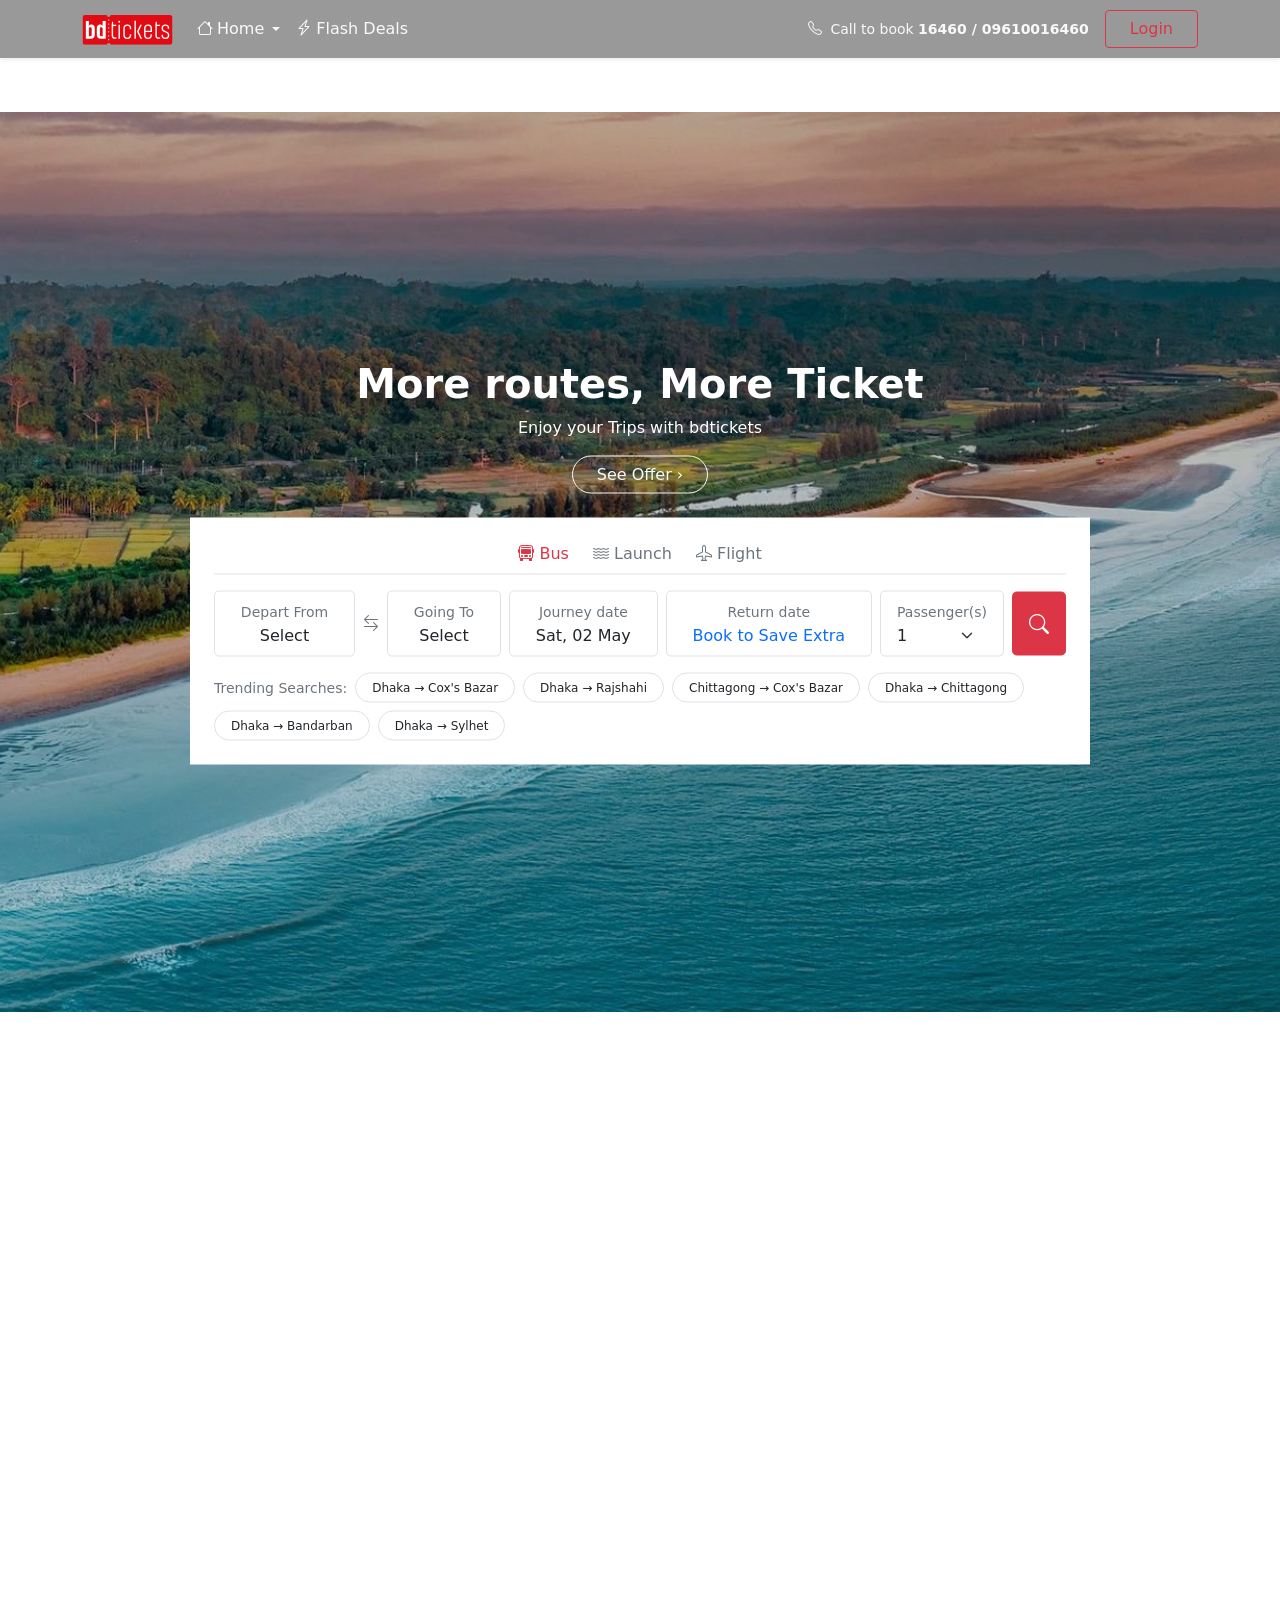
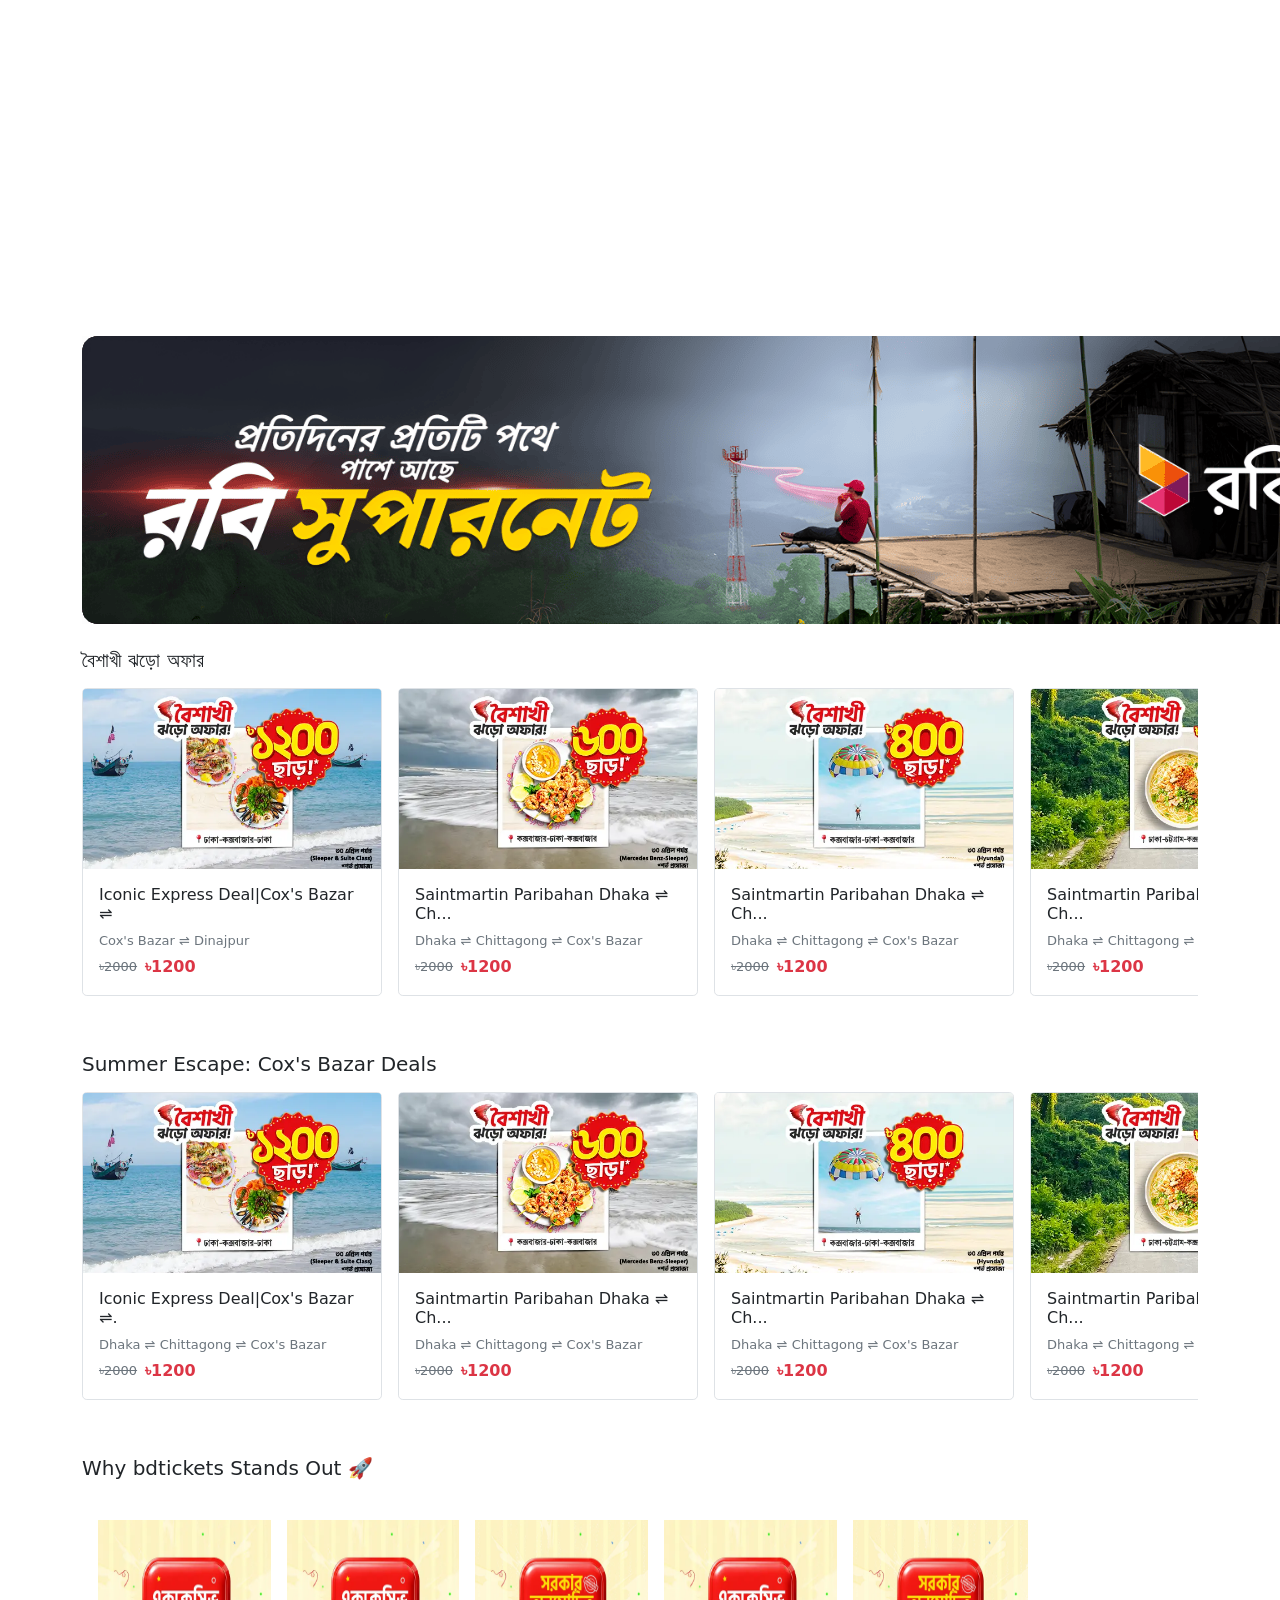
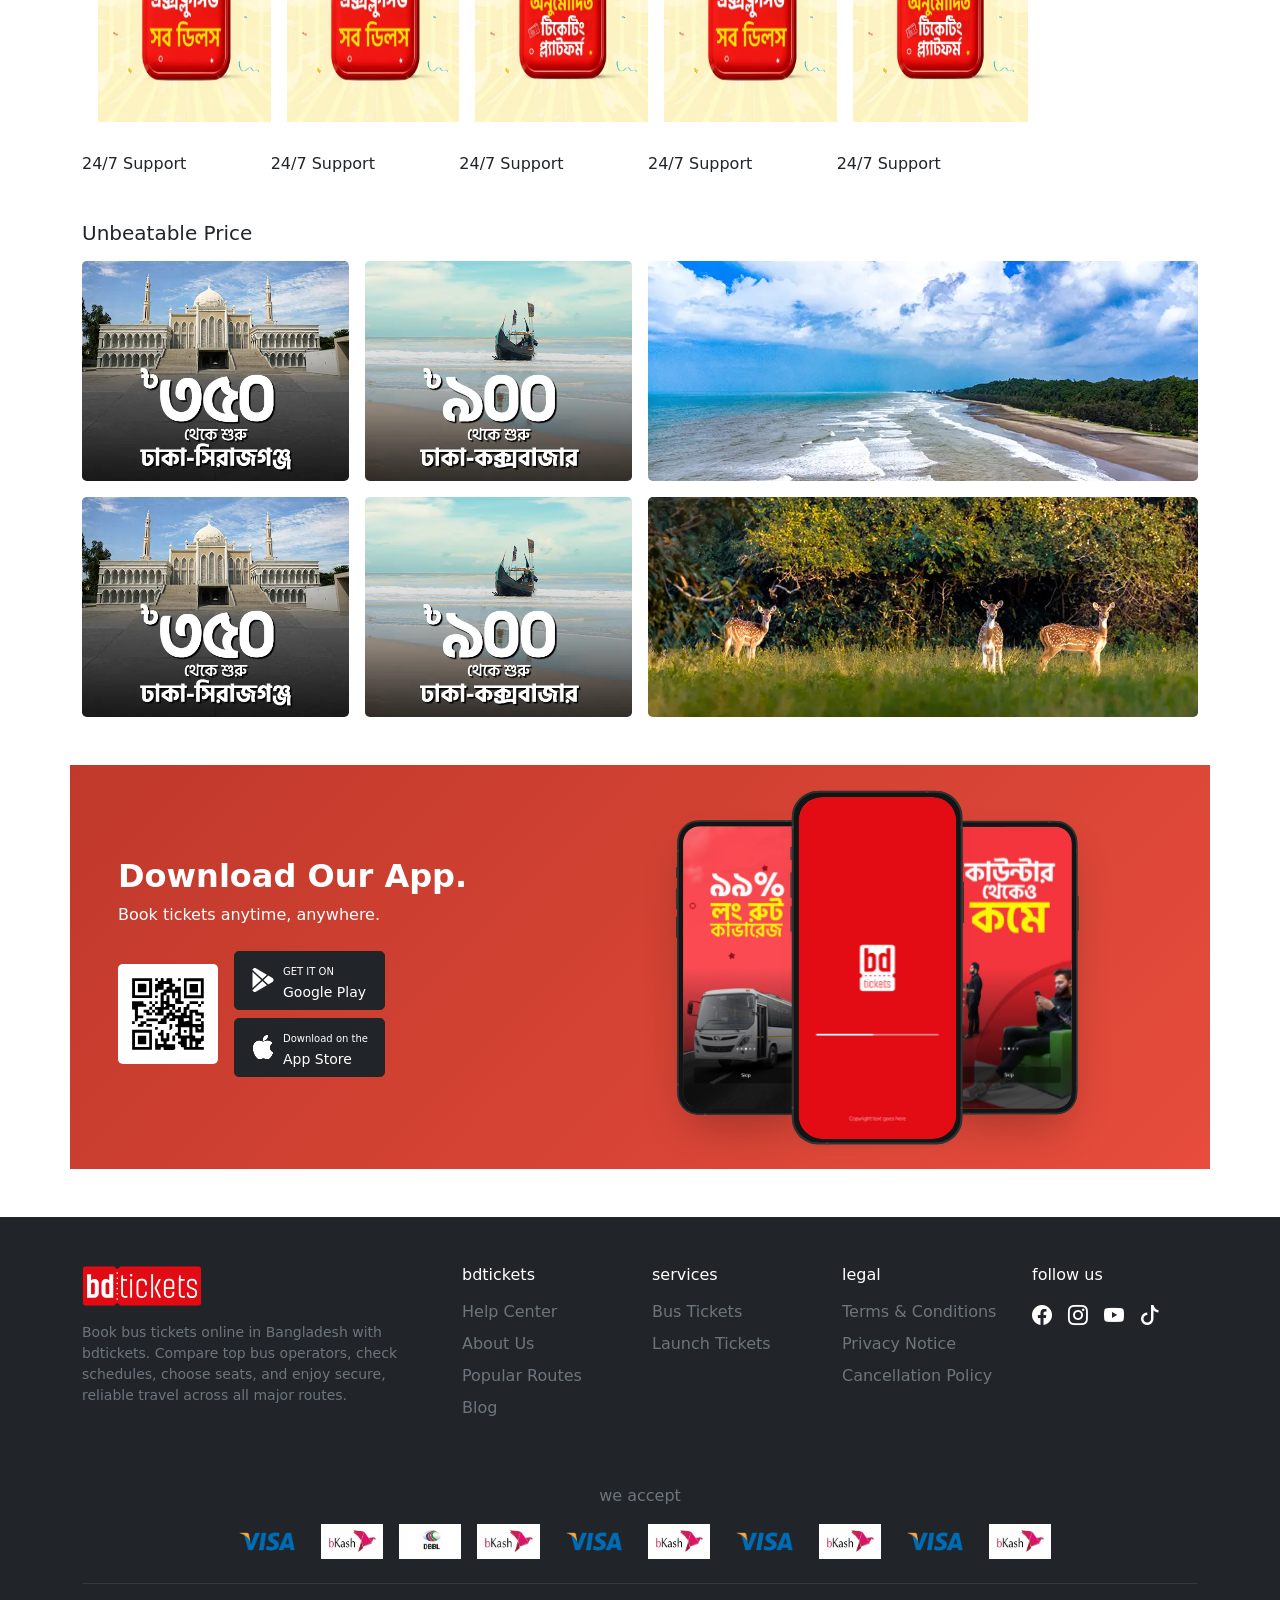
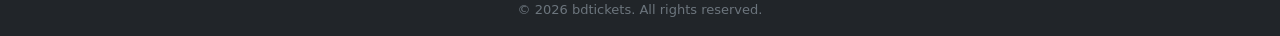
<file: flight.html>
<!DOCTYPE html>
<html lang="en">

<head>
    <meta charset="UTF-8">
    <meta name="viewport" content="width=device-width, initial-scale=1.0">
    <title>BD Ticket Copy</title>


    

    <!-- Links -->
    <link rel="stylesheet" href="bootstrap-5.0.2-dist/css/bootstrap.min.css">
    <link rel="stylesheet" href="bootstrap-5.0.2-dist/js/bootstrap.min.js">
    <link rel="stylesheet" href="https://cdn.jsdelivr.net/npm/bootstrap-icons@1.13.1/font/bootstrap-icons.min.css">

  <style>
   
    html, body {
        margin: 0;
        padding: 0;
        padding-top: 56px;
        overflow-x: hidden;
        width: 100%;
    }

    .navbar {
        position: fixed !important;
        top: 0 !important;
        left: 0 !important;
        width: 100% !important;
        z-index: 9999 !important;
    }

</style>
    
</head>

<body>
    <nav class="navbar navbar-expand-lg shadow-sm sticky-top" style="background: rgba(0,0,0,0.4);">
        <div class="container">
            <a class="navbar-brand" href="#">
                <img src="Gallery/collected/bd-tickets-logo.svg" alt="">
            </a>
            <button class="navbar-toggler" type="button" data-bs-toggle="collapse"
                data-bs-target="#navbarSupportedContent" aria-controls="navbarSupportedContent" aria-expanded="false"
                aria-label="Toggle navigation">
                <span class="navbar-toggler-icon"></span>
            </button>

            <!-- Home + Flash Deal -->
            <div class="collapse navbar-collapse" id="navbarSupportedContent">
                <!-- Home + Flash Deal -->
                <ul class="navbar-nav me-auto mb-2 mb-lg-0">

                    <!-- Home Dropdown -->
                    <li class="nav-item dropdown">
                        <a class="nav-link dropdown-toggle d-flex align-items-center gap-1 text-light fw-semibold"
                            href="index.html" role="button" data-bs-toggle="dropdown">
                            <i class="bi bi-house text-light"></i>Home
                        </a>
                        <ul class="dropdown-menu shadow border-0 rounded-3 p-2">
                            <li>
                                <a class="dropdown-item rounded-2 py-2" href="index.html">
                                    <i class="bi bi-house me-2"></i> Home
                                </a>
                            </li>
                            <li>
                                <a class="dropdown-item rounded-2 py-2" href="bus.html">
                                    <i class="bi bi-bus-front me-2"></i> Bus
                                </a>
                            </li>
                            <li>
                                <a class="dropdown-item rounded-2 py-2" href="launch.html">
                                    <i class="bi bi-water me-2"></i> Launch
                                </a>
                            </li>
                            <li>
                                <a class="dropdown-item" href="flight.html">
                                    <i class="bi bi-airplane me-2"></i> Airplane
                                </a>
                            </li>
                        </ul>
                    </li>
                    <!-- Flash Deal -->
                    <li class="nav-item">
                        <a class="nav-link d-flex align-items-center gap-1 text-light fw-semibold" href="flashdeals.html">
                            <i class="bi bi-lightning-charge text-light"></i> Flash Deals
                        </a>
                    </li>
                    <!-- Flash Deal -->
                </ul>

                <!-- Right Side: Call to Book + Login -->
                <div class="d-flex align-items-center gap-3">

                    <!-- Call to Book -->
                    <span class="d-flex align-items-center gap-2 text-light" style="font-size: 14px; cursor: pointer;"
                        data-bs-toggle="modal" data-bs-target="#callModal">
                        <i class="bi bi-telephone"></i>
                        <span>Call to book <strong>16460 / 09610016460</strong></span>
                    </span>
                    <!-- Call to Book -->

                    <!-- Login Button -->
                    <button type="button" class="btn btn-outline-danger px-4 fw-semibold" data-bs-toggle="modal"
                        data-bs-target="#loginModal">
                        Login
                    </button>
                    <!-- Login Button -->

                </div>
            </div>
        </div>
    </nav>



    <!-- Call to Book Modal -->
    <div class="modal fade" id="callModal" tabindex="-1">
        <div class="modal-dialog modal-dialog-centered">
            <div class="modal-content rounded-4 p-3">

                <div class="modal-header border-0">
                    <h5 class="modal-title fw-semibold">Open Pick an app?</h5>
                </div>

                <div class="modal-body">
                    <p class="text-muted" style="font-size: 14px;">
                        https://bdtickets.com wants to open this application.
                    </p>
                    <div class="d-flex align-items-center gap-2">
                        <input type="checkbox" id="alwaysAllow" style="width: 16px; height: 16px;">
                        <label for="alwaysAllow" class="text-muted" style="font-size: 13px;">
                            Always allow bdtickets.com to open links of this type in the associated app
                        </label>
                    </div>
                </div>

                <div class="modal-footer border-0">
                    <button type="button" class="btn btn-outline-secondary rounded-pill px-4" data-bs-dismiss="modal">
                        Open Pick an app
                    </button>
                    <button type="button" class="btn btn-primary rounded-pill px-4" data-bs-dismiss="modal">
                        Cancel
                    </button>
                </div>

            </div>
        </div>
    </div>


    <!-- Login Modal -->
    <div class="modal fade" id="loginModal" tabindex="-1">
        <div class="modal-dialog modal-dialog-centered">
            <div class="modal-content rounded-4 p-3">

                <!-- Close Button -->
                <div class="d-flex justify-content-end">
                    <button type="button" class="btn-close" data-bs-dismiss="modal"></button>
                </div>

                <!-- Tab Buttons -->
                <div class="d-flex gap-2 bg-light rounded-3 p-2 mx-3 mb-3">
                    <button id="phoneTab" onclick="switchTab('phone')"
                        class="btn btn-white border w-50 d-flex align-items-center justify-content-center gap-2">
                        📱 Phone
                    </button>
                    <button id="emailTab" onclick="switchTab('email')"
                        class="btn w-50 d-flex align-items-center justify-content-center gap-2 text-muted">
                        ✉️ Email
                    </button>
                </div>

                <!-- Phone Section -->
                <div id="phoneSection" class="px-3 pb-3">
                    <p class="text-muted mb-1" style="font-size: 14px;">Phone number</p>
                    <div class="d-flex align-items-center border rounded-3 px-3 py-2 mb-3 gap-2">
                        <span>🇧🇩</span>
                        <span class="text-muted" style="font-size: 13px;">+880</span>
                        <span class="text-muted">|</span>
                        <input type="tel" placeholder="1xxxxxxxxx" class="border-0 w-100"
                            style="outline: none; font-size: 14px;">
                    </div>
                    <div class="d-flex align-items-center gap-2 mb-3">
                        <input type="checkbox" id="keepPhone" style="width: 18px; height: 18px;">
                        <label for="keepPhone" class="text-muted" style="font-size: 13px;">Keep me logged in</label>
                    </div>
                    <button class="btn btn-secondary w-100 py-2">Send OTP</button>
                </div>

                <!-- Email Section -->
                <div id="emailSection" class="px-3 pb-3" style="display: none;">
                    <p class="text-muted mb-1" style="font-size: 14px;">Email address</p>
                    <div class="d-flex align-items-center border rounded-3 px-3 py-2 mb-3">
                        <input type="email" placeholder="example@email.com" class="border-0 w-100"
                            style="outline: none; font-size: 14px;">
                    </div>
                    <div class="d-flex align-items-center gap-2 mb-3">
                        <input type="checkbox" id="keepEmail" style="width: 18px; height: 18px;">
                        <label for="keepEmail" class="text-muted" style="font-size: 13px;">Keep me logged in</label>
                    </div>
                    <button class="btn btn-secondary w-100 py-2">Send OTP</button>
                </div>

                <!-- Footer Text -->
                <p class="text-center text-muted px-3 pb-2" style="font-size: 11px;">
                    By tapping send OTP, you agree to
                    <a href="#" class="text-decoration-underline text-muted">Terms and Conditions</a>
                    and
                    <a href="#" class="text-decoration-underline text-muted">Privacy Policy</a>
                    of bdtickets
                </p>

            </div>
        </div>
    </div>






<!-- Background Img -->
<div style="position: relative; margin: 0; padding: 0; overflow: hidden;">
    <img src="Gallery/collected/BUS BG.jpg" alt="" 
         style="width: 100%; height: 100vh; object-fit: cover; display: block;">

    <!-- Dark overlay -->
    <div style="position: absolute; top: 0; left: 0; width: 100%; height: 100%; background: rgba(0,0,0,0.2);"></div>

    <!-- Content -->
    <div style="position: absolute; top: 50%; left: 50%; transform: translate(-50%, -50%); text-align: center;">

        <h1 class="text-white fw-bold">More routes, More Ticket</h1>
        <p class="text-white">Enjoy your Trips with bdtickets</p>
        <button class="btn btn-outline-light rounded-pill px-4">See Offer &rsaquo;</button>

        <!-- Search Box -->
        <div class="bg-white rounded-4 p-4 mt-4" style="width: 900px;">

            <!-- Tab -->
            <div class="d-flex justify-content-center gap-4 mb-3 border-bottom pb-2">
                <a href="#" class="text-danger fw-semibold text-decoration-none">
                    <i class="bi bi-bus-front"></i> Bus
                </a>
                <a href="#" class="text-muted text-decoration-none">
                    <i class="bi bi-water"></i> Launch
                </a>
                <a href="#" class="text-muted text-decoration-none">
                    <i class="bi bi-airplane"></i> Flight
                </a>
            </div>

            <!-- Input Fields -->
            <div class="d-flex align-items-center gap-2">
                <div class="border rounded-3 px-3 py-2 flex-grow-1">
                    <small class="text-muted">Depart From</small>
                    <p class="mb-0 fw-semibold">Select</p>
                </div>
                <i class="bi bi-arrow-left-right text-muted"></i>
                <div class="border rounded-3 px-3 py-2 flex-grow-1">
                    <small class="text-muted">Going To</small>
                    <p class="mb-0 fw-semibold">Select</p>
                </div>
                <div class="border rounded-3 px-3 py-2 flex-grow-1">
                    <small class="text-muted">Journey date</small>
                    <p class="mb-0 fw-semibold">Sat, 02 May</p>
                </div>
                <div class="border rounded-3 px-3 py-2 flex-grow-1">
                    <small class="text-muted">Return date</small>
                    <p class="mb-0 text-primary fw-semibold">Book to Save Extra</p>
                </div>
                <div class="border rounded-3 px-3 py-2">
                    <small class="text-muted">Passenger(s)</small>
                    <select class="form-select border-0 p-0 fw-semibold" style="outline: none;">
                        <option>1</option>
                        <option>2</option>
                        <option>3</option>
                        <option>4</option>
                    </select>
                </div>
                <button class="btn btn-danger px-3 py-3 rounded-3">
                    <i class="bi bi-search text-white fs-5"></i>
                </button>
            </div>

            <!-- Trending Searches -->
            <div class="d-flex align-items-center gap-2 mt-3 flex-wrap">
                <small class="text-muted">Trending Searches:</small>
                <span class="badge border text-dark fw-normal px-3 py-2 rounded-pill">Dhaka → Cox's Bazar</span>
                <span class="badge border text-dark fw-normal px-3 py-2 rounded-pill">Dhaka → Rajshahi</span>
                <span class="badge border text-dark fw-normal px-3 py-2 rounded-pill">Chittagong → Cox's Bazar</span>
                <span class="badge border text-dark fw-normal px-3 py-2 rounded-pill">Dhaka → Chittagong</span>
                <span class="badge border text-dark fw-normal px-3 py-2 rounded-pill">Dhaka → Bandarban</span>
                <span class="badge border text-dark fw-normal px-3 py-2 rounded-pill">Dhaka → Sylhet</span>
            </div>

        </div>
    </div>
</div>
<!-- Background Img -->

<!-- Spacer -->
<div style="height: 100vh;"></div>
















    
    <!-- Advertiesment Section -->
    <div class="container mt-4">
        <img src="Gallery/collected/offer bg.png" alt="">
    </div>
    <!-- Advertiesment Section -->
    
    
   <!-- Deal Cards Section -->
<div class="container my-4 mb-5">
    <h5 class="fw-semibold mb-3">বৈশাখী ঝড়ো অফার</h5>
    
    <!-- Horizontal Scroll -->
    <div class="d-flex gap-3 overflow-auto pb-2">

        <!-- Single Card -->
        <div class="card border rounded-3 flex-shrink-0" style="width: 300px; min-width: 300px;">
            <img src="Gallery/collected/BD-Ticket/akilpkZ2mcxnt2hXOQrgUfrixeCwCvdwwb.webp" class="card-img-top rounded-top-3" style="height: 180px; object-fit: cover;">
            <div class="card-body">
                <h6 class="card-title fw-semibold">Iconic Express Deal|Cox's Bazar ⇌</h6>
                <p class="text-muted mb-1" style="font-size: 13px;">Cox's Bazar ⇌ Dinajpur</p>
                <div class="d-flex gap-2 align-items-center">
                    <span class="text-muted text-decoration-line-through" style="font-size: 13px;">৳2000</span>
                    <span class="text-danger fw-bold">৳1200</span>
                </div>
            </div>
        </div>
        <!-- Single Card -->

        <!-- Single Card -->
        <div class="card border rounded-3 flex-shrink-0" style="width: 300px; min-width: 300px;">
            <img src="Gallery/collected/BD-Ticket/hO3ako4V9btg9Qnl6uC8cAHFAsuV7Up0Ok.webp" class="card-img-top rounded-top-3" style="height: 180px; object-fit: cover;">
            <div class="card-body">
                <h6 class="card-title fw-semibold">Saintmartin Paribahan Dhaka ⇌ Ch...</h6>
                <p class="text-muted mb-1" style="font-size: 13px;">Dhaka ⇌ Chittagong ⇌ Cox's Bazar</p>
                <div class="d-flex gap-2 align-items-center">
                    <span class="text-muted text-decoration-line-through" style="font-size: 13px;">৳2000</span>
                    <span class="text-danger fw-bold">৳1200</span>
                </div>
            </div>
        </div>
        <!-- Single Card -->

        <!-- Single Card -->
        <div class="card border rounded-3 flex-shrink-0" style="width: 300px; min-width: 300px;">
            <img src="Gallery/collected/BD-Ticket/hOmLgmRIY8X3phdbulqnXboqi4wLSrnxQ6.webp" class="card-img-top rounded-top-3" style="height: 180px; object-fit: cover;">
            <div class="card-body">
                <h6 class="card-title fw-semibold">Saintmartin Paribahan Dhaka ⇌ Ch...</h6>
                <p class="text-muted mb-1" style="font-size: 13px;">Dhaka ⇌ Chittagong ⇌ Cox's Bazar</p>
                <div class="d-flex gap-2 align-items-center">
                    <span class="text-muted text-decoration-line-through" style="font-size: 13px;">৳2000</span>
                    <span class="text-danger fw-bold">৳1200</span>
                </div>
            </div>
        </div>
        <!-- Single Card -->

        <!-- Single Card -->
        <div class="card border rounded-3 flex-shrink-0" style="width: 300px; min-width: 300px;">
            <img src="Gallery/collected/BD-Ticket/jrsqHg5O46vGKK9oBUYazyugaPJ0a5HUUA.webp" class="card-img-top rounded-top-3" style="height: 180px; object-fit: cover;">
            <div class="card-body">
                <h6 class="card-title fw-semibold">Saintmartin Paribahan Dhaka ⇌ Ch...</h6>
                <p class="text-muted mb-1" style="font-size: 13px;">Dhaka ⇌ Chittagong ⇌ Cox's Bazar</p>
                <div class="d-flex gap-2 align-items-center">
                    <span class="text-muted text-decoration-line-through" style="font-size: 13px;">৳2000</span>
                    <span class="text-danger fw-bold">৳1200</span>
                </div>
            </div>
        </div>
        <!-- Single Card -->

        <!-- Single Card -->
        <div class="card border rounded-3 flex-shrink-0" style="width: 300px; min-width: 300px;">
            <img src="Gallery/collected/BD-Ticket/mqWlRgGOoBAsLS15atU0b7OEdXNrtxH2T4.webp" class="card-img-top rounded-top-3" style="height: 180px; object-fit: cover;">
            <div class="card-body">
                <h6 class="card-title fw-semibold">Saintmartin Paribahan Dhaka ⇌ Ch...</h6>
                <p class="text-muted mb-1" style="font-size: 13px;">Dhaka ⇌ Chittagong ⇌ Cox's Bazar</p>
                <div class="d-flex gap-2 align-items-center">
                    <span class="text-muted text-decoration-line-through" style="font-size: 13px;">৳2000</span>
                    <span class="text-danger fw-bold">৳1200</span>
                </div>
            </div>
        </div>
        <!-- Single Card -->

    </div>
</div>

<!-- Another One -->
    <!-- Deal Cards Section -->
<div class="container my-4 mb-5">
    <h5 class="fw-semibold mb-3">Summer Escape: Cox's Bazar Deals</h5>
    
    <!-- Horizontal Scroll -->
    <div class="d-flex gap-3 overflow-auto pb-2">

        <!-- Single Card -->
        <div class="card border rounded-3 flex-shrink-0" style="width: 300px; min-width: 300px;">
            <img src="Gallery/collected/BD-Ticket/akilpkZ2mcxnt2hXOQrgUfrixeCwCvdwwb.webp" class="card-img-top rounded-top-3" style="height: 180px; object-fit: cover;">
            <div class="card-body">
                <h6 class="card-title fw-semibold">Iconic Express Deal|Cox's Bazar ⇌.</h6>
                <p class="text-muted mb-1" style="font-size: 13px;">Dhaka ⇌ Chittagong ⇌ Cox's Bazar</p>
                <div class="d-flex gap-2 align-items-center">
                    <span class="text-muted text-decoration-line-through" style="font-size: 13px;">৳2000</span>
                    <span class="text-danger fw-bold">৳1200</span>
                </div>
            </div>
        </div>
        <!-- Single Card -->

        <!-- Single Card -->
        <div class="card border rounded-3 flex-shrink-0" style="width: 300px; min-width: 300px;">
            <img src="Gallery/collected/BD-Ticket/hO3ako4V9btg9Qnl6uC8cAHFAsuV7Up0Ok.webp" class="card-img-top rounded-top-3" style="height: 180px; object-fit: cover;">
            <div class="card-body">
                <h6 class="card-title fw-semibold">Saintmartin Paribahan Dhaka ⇌ Ch...</h6>
                <p class="text-muted mb-1" style="font-size: 13px;">Dhaka ⇌ Chittagong ⇌ Cox's Bazar</p>
                <div class="d-flex gap-2 align-items-center">
                    <span class="text-muted text-decoration-line-through" style="font-size: 13px;">৳2000</span>
                    <span class="text-danger fw-bold">৳1200</span>
                </div>
            </div>
        </div>
        <!-- Single Card -->

        <!-- Single Card -->
        <div class="card border rounded-3 flex-shrink-0" style="width: 300px; min-width: 300px;">
            <img src="Gallery/collected/BD-Ticket/hOmLgmRIY8X3phdbulqnXboqi4wLSrnxQ6.webp" class="card-img-top rounded-top-3" style="height: 180px; object-fit: cover;">
            <div class="card-body">
                <h6 class="card-title fw-semibold">Saintmartin Paribahan Dhaka ⇌ Ch...</h6>
                <p class="text-muted mb-1" style="font-size: 13px;">Dhaka ⇌ Chittagong ⇌ Cox's Bazar</p>
                <div class="d-flex gap-2 align-items-center">
                    <span class="text-muted text-decoration-line-through" style="font-size: 13px;">৳2000</span>
                    <span class="text-danger fw-bold">৳1200</span>
                </div>
            </div>
        </div>
        <!-- Single Card -->

        <!-- Single Card -->
        <div class="card border rounded-3 flex-shrink-0" style="width: 300px; min-width: 300px;">
            <img src="Gallery/collected/BD-Ticket/jrsqHg5O46vGKK9oBUYazyugaPJ0a5HUUA.webp" class="card-img-top rounded-top-3" style="height: 180px; object-fit: cover;">
            <div class="card-body">
                <h6 class="card-title fw-semibold">Saintmartin Paribahan Dhaka ⇌ Ch...</h6>
                <p class="text-muted mb-1" style="font-size: 13px;">Dhaka ⇌ Chittagong ⇌ Cox's Bazar</p>
                <div class="d-flex gap-2 align-items-center">
                    <span class="text-muted text-decoration-line-through" style="font-size: 13px;">৳2000</span>
                    <span class="text-danger fw-bold">৳1200</span>
                </div>
            </div>
        </div>
        <!-- Single Card -->

        <!-- Single Card -->
        <div class="card border rounded-3 flex-shrink-0" style="width: 300px; min-width: 300px;">
            <img src="Gallery/collected/BD-Ticket/mqWlRgGOoBAsLS15atU0b7OEdXNrtxH2T4.webp" class="card-img-top rounded-top-3" style="height: 180px; object-fit: cover;">
            <div class="card-body">
                <h6 class="card-title fw-semibold">Saintmartin Paribahan Dhaka ⇌ Ch...</h6>
                <p class="text-muted mb-1" style="font-size: 13px;">Dhaka ⇌ Chittagong ⇌ Cox's Bazar</p>
                <div class="d-flex gap-2 align-items-center">
                    <span class="text-muted text-decoration-line-through" style="font-size: 13px;">৳2000</span>
                    <span class="text-danger fw-bold">৳1200</span>
                </div>
            </div>
        </div>
        <!-- Single Card -->

    </div>
</div>
<!-- Another One -->



<!-- Why BD Tickets -->
 <!-- Why bdtickets Section -->
<div class="container my-5">
    <h5 class="fw-semibold mb-4">Why bdtickets Stands Out 🚀</h5>

    <div class="row g-3">

        <!-- Single Item -->
        <div class="col-6 col-md-2">
            <div class="card border-0 rounded-4 text-center g-3 p-3" style="width: 120%; height: 250px;">
                <img src="Gallery/collected/BD-Ticket/body/EdnTMtwk4Kg4Eq5NksptF1imGu1LIovZM5.webp" alt="" class="mx-auto mb-3" style="width: 100%; height: 100%;">
            </div>
            <h5 class="mb-0 fw-semibold" style="font-size: 16px;">24/7 Support</h5>
        </div>
        <!-- Single Item -->

        <!-- Single Item -->
        <div class="col-6 col-md-2">
            <div class="card border-0 rounded-4 text-center g-3 p-3" style="width: 120%; height: 250px;">
                <img src="Gallery/collected/BD-Ticket/body/EdnTMtwk4Kg4Eq5NksptF1imGu1LIovZM5.webp" alt="" class="mx-auto mb-3" style="width: 100%; height: 100%;">
            </div>
            <h5 class="mb-0 fw-semibold" style="font-size: 16px;">24/7 Support</h5>
        </div>
        <!-- Single Item -->

        <!-- Single Item -->
        <div class="col-6 col-md-2">
            <div class="card border-0 rounded-4 text-center g-3 p-3" style="width: 120%; height: 250px;">
                <img src="Gallery/collected/BD-Ticket/body/IxBhtEoMKOMhd8u8b7VBLZSrGe7Ojv5NUO.webp" alt="" class="mx-auto mb-3" style="width: 100%; height: 100%;">
            </div>
            <h5 class="mb-0 fw-semibold" style="font-size: 16px;">24/7 Support</h5>
        </div>
        <!-- Single Item -->

        <!-- Single Item -->
        <div class="col-6 col-md-2">
            <div class="card border-0 rounded-4 text-center g-3 p-3" style="width: 120%; height: 250px;">
                <img src="Gallery/collected/BD-Ticket/body/EdnTMtwk4Kg4Eq5NksptF1imGu1LIovZM5.webp" alt="" class="mx-auto mb-3" style="width: 100%; height: 100%;">
            </div>
            <h5 class="mb-0 fw-semibold" style="font-size: 16px;">24/7 Support</h5>
        </div>
        <!-- Single Item -->

        <!-- Single Item -->
        <div class="col-6 col-md-2">
            <div class="card border-0 rounded-4 text-center g-3 p-3" style="width: 120%; height: 250px;">
                <img src="Gallery/collected/BD-Ticket/body/IxBhtEoMKOMhd8u8b7VBLZSrGe7Ojv5NUO.webp" alt="" class="mx-auto mb-3" style="width: 100%; height: 100%;">
            </div>
            <h5 class="mb-0 fw-semibold" style="font-size: 16px;">24/7 Support</h5>
        </div>
        <!-- Single Item -->

    </div>
</div>
<!-- Why BD Tickets -->

<!-- Unbeatable Price Section -->
<div class="container my-5">
    <h5 class="fw-semibold mb-3">Unbeatable Price</h5>

    <div class="row g-3">

        <!-- Card 1 -->
        <div class="col-6 col-lg-3" style="position: relative;">
            <img src="Gallery/collected/BD-Ticket/body/147.webp" alt="" class="w-100 rounded-3" style="height: 220px; object-fit: cover;">
            <div style="position: absolute; bottom: 15px; left: 25px;">
                <h4 class="text-white fw-bold mb-0"></h4>
                <small class="text-white"></small>
                <h6 class="text-white fw-bold"></h6>
            </div>
        </div>

        <!-- Card 2 -->
        <div class="col-6 col-lg-3" style="position: relative;">
            <img src="Gallery/collected/BD-Ticket/body/741.webp" alt="" class="w-100 rounded-3" style="height: 220px; object-fit: cover;">
            <div style="position: absolute; bottom: 15px; left: 25px;">
                <h4 class="text-white fw-bold mb-0"></h4>
                <small class="text-white"></small>
                <h6 class="text-white fw-bold"></h6>
            </div>
        </div>

        <!-- Card 3 --->
        <div class="col-12 col-lg-6">
            <img src="Gallery/collected/BD-Ticket/body/123.webp" alt="" class="w-100 rounded-3" style="height: 220px; object-fit: cover;">
        </div>
        <!-- Card 1 -->

        <!-- Card 1 -->
        <div class="col-6 col-lg-3" style="position: relative;">
            <img src="Gallery/collected/BD-Ticket/body/147.webp" alt="" class="w-100 rounded-3" style="height: 220px; object-fit: cover;">
            <div style="position: absolute; bottom: 15px; left: 25px;">
                <h4 class="text-white fw-bold mb-0"></h4>
                <small class="text-white"></small>
                <h6 class="text-white fw-bold"></h6>
            </div>
        </div>

        <!-- Card 2 -->
        <div class="col-6 col-lg-3" style="position: relative;">
            <img src="Gallery/collected/BD-Ticket/body/741.webp" alt="" class="w-100 rounded-3" style="height: 220px; object-fit: cover;">
            <div style="position: absolute; bottom: 15px; left: 25px;">
                <h4 class="text-white fw-bold mb-0"></h4>
                <small class="text-white"></small>
                <h6 class="text-white fw-bold"></h6>
            </div>
        </div>

        <!-- Card 3 --->
        <div class="col-12 col-lg-6">
            <img src="Gallery/collected/BD-Ticket/body/321.webp" alt="" class="w-100 rounded-3" style="height: 220px; object-fit: cover;">
        </div>
        <!-- Card 1 -->

    </div>
</div>



<!-- Download App Section -->
<div class="container my-5">
    <div class="row align-items-center rounded-4 overflow-hidden" 
         style="background: linear-gradient(135deg, #c0392b, #e74c3c);">

        <!-- Left Side: Text + Buttons -->
        <div class="col-md-5 p-5">
            <h2 class="text-white fw-bold">Download Our App.</h2>
            <p class="text-white mb-4">Book tickets anytime, anywhere.</p>

            <div class="d-flex align-items-center gap-3">

                <!-- QR Code -->
                <img src="Gallery/collected/app_qr.svg" alt="QR Code" 
                     class="rounded-3 bg-white p-1" style="width: 100px; height: 100px;">

                <!-- Google Play + App Store -->
                <div class="d-flex flex-column gap-2">
                    <a href="#" class="btn btn-dark rounded-3 d-flex align-items-center gap-2 px-3">
                        <i class="bi bi-google-play fs-4"></i>
                        <div class="text-start">
                            <small style="font-size: 10px;">GET IT ON</small>
                            <p class="mb-0 fw-semibold" style="font-size: 14px;">Google Play</p>
                        </div>
                    </a>
                    <a href="#" class="btn btn-dark rounded-3 d-flex align-items-center gap-2 px-3">
                        <i class="bi bi-apple fs-4"></i>
                        <div class="text-start">
                            <small style="font-size: 10px;">Download on the</small>
                            <p class="mb-0 fw-semibold" style="font-size: 14px;">App Store</p>
                        </div>
                    </a>
                </div>

            </div>
        </div>
<!-- Download App Section -->

        <!-- Right Side: Phone Images -->
        <div class="col-md-7 d-flex justify-content-center align-items-end gap-3 pt-4">
            <img src="Gallery/collected/app_image.svg" alt="" style="height: 380px; object-fit: contain;">
        </div>

    </div>
</div>


<!-- Footer Part -->
 <!-- Footer Section -->
<div class="container-fluid bg-dark text-white pt-5 pb-3">
    <div class="container">

        <div class="row">

            <!-- Left Side -->
            <div class="col-md-4 mb-4">
                <img src="Gallery/collected/bd-tickets-logo.svg" alt="" style="width: 120px;">
                <p class="mt-3 text-muted" style="font-size: 14px;">
                    Book bus tickets online in Bangladesh with bdtickets. Compare top bus operators,
                    check schedules, choose seats, and enjoy secure, reliable travel across all major routes.
                </p>
            </div>

            <!-- Middle Links -->
            <div class="col-md-2 mb-4">
                <h6 class="fw-semibold">bdtickets</h6>
                <ul class="list-unstyled mt-3">
                    <li class="mb-2 text-muted">Help Center</li>
                    <li class="mb-2 text-muted">About Us</li>
                    <li class="mb-2 text-muted">Popular Routes</li>
                    <li class="mb-2 text-muted">Blog</li>
                </ul>
            </div>

            <div class="col-md-2 mb-4">
                <h6 class="fw-semibold">services</h6>
                <ul class="list-unstyled mt-3">
                    <li class="mb-2 text-muted">Bus Tickets</li>
                    <li class="mb-2 text-muted">Launch Tickets</li>
                </ul>
            </div>

            <div class="col-md-2 mb-4">
                <h6 class="fw-semibold">legal</h6>
                <ul class="list-unstyled mt-3">
                    <li class="mb-2 text-muted">Terms & Conditions</li>
                    <li class="mb-2 text-muted">Privacy Notice</li>
                    <li class="mb-2 text-muted">Cancellation Policy</li>
                </ul>
            </div>

            <!-- Social -->
            <div class="col-md-2 mb-4">
                <h6 class="fw-semibold">follow us</h6>
                <div class="d-flex gap-3 mt-3">
                    <i class="bi bi-facebook fs-5"></i>
                    <i class="bi bi-instagram fs-5"></i>
                    <i class="bi bi-youtube fs-5"></i>
                    <i class="bi bi-tiktok fs-5"></i>
                </div>
            </div>

        </div>

        <!-- Payment Methods -->
        <div class="text-center mt-4">
            <p class="text-muted mb-3">we accept</p>

            <div class="d-flex flex-wrap justify-content-center gap-3">
                <img src="Icons/vecteezy_visa-logo-png-visa-icon-transparent-png_20975570.png" height="35">
                <img src="Icons/bkash_logo_0.webp" height="35">
                <img src="Icons/dbbl.jpg" height="35">
                <img src="Icons/bkash_logo_0.webp" height="35">
                <img src="Icons/vecteezy_visa-logo-png-visa-icon-transparent-png_20975570.png" height="35">
                <img src="Icons/bkash_logo_0.webp" height="35">
                <img src="Icons/vecteezy_visa-logo-png-visa-icon-transparent-png_20975570.png" height="35">
                <img src="Icons/bkash_logo_0.webp" height="35">
                <img src="Icons/vecteezy_visa-logo-png-visa-icon-transparent-png_20975570.png" height="35">
                <img src="Icons/bkash_logo_0.webp" height="35">
            </div>
        </div>

        <!-- Bottom Line -->
        <hr class="text-secondary mt-4">

        <p class="text-center text-muted mb-0" style="font-size: 13px;">
            © 2026 bdtickets. All rights reserved.
        </p>

    </div>
</div>
<!-- Footer Part -->


    <!-- JavaScript -->
    <script src="bootstrap-5.0.2-dist/js/bootstrap.bundle.min.js"></script>

    <!-- JavaScript -->
    <script>
        function switchTab(tab) {
            const phoneTab = document.getElementById('phoneTab');
            const emailTab = document.getElementById('emailTab');
            const phoneSection = document.getElementById('phoneSection');
            const emailSection = document.getElementById('emailSection');

            if (tab === 'phone') {
                phoneTab.className = 'btn btn-white border w-50 d-flex align-items-center justify-content-center gap-2';
                emailTab.className = 'btn w-50 d-flex align-items-center justify-content-center gap-2 text-muted';
                phoneSection.style.display = 'block';
                emailSection.style.display = 'none';
            } else {
                emailTab.className = 'btn btn-white border w-50 d-flex align-items-center justify-content-center gap-2';
                phoneTab.className = 'btn w-50 d-flex align-items-center justify-content-center gap-2 text-muted';
                emailSection.style.display = 'block';
                phoneSection.style.display = 'none';
            }
        }
    </script>
    <!-- JavaScript -->
</body>

</html>
</file>
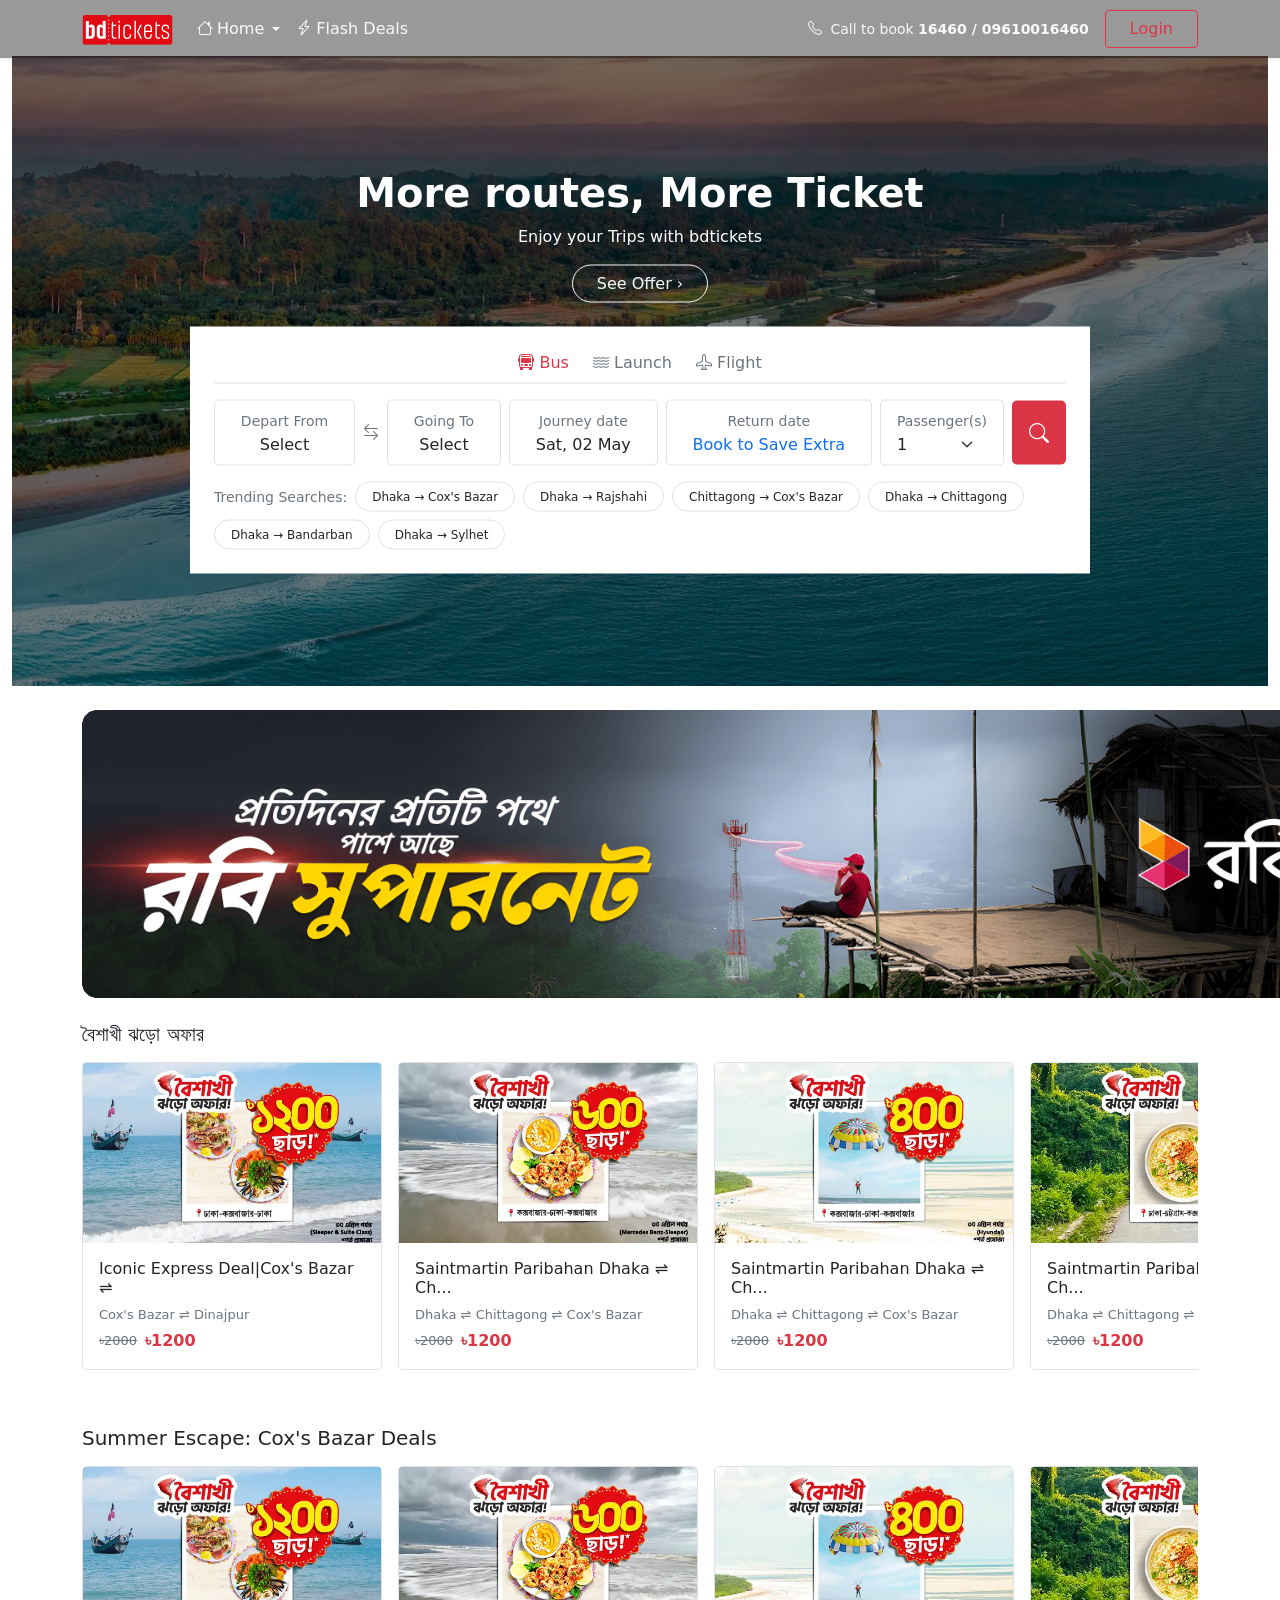
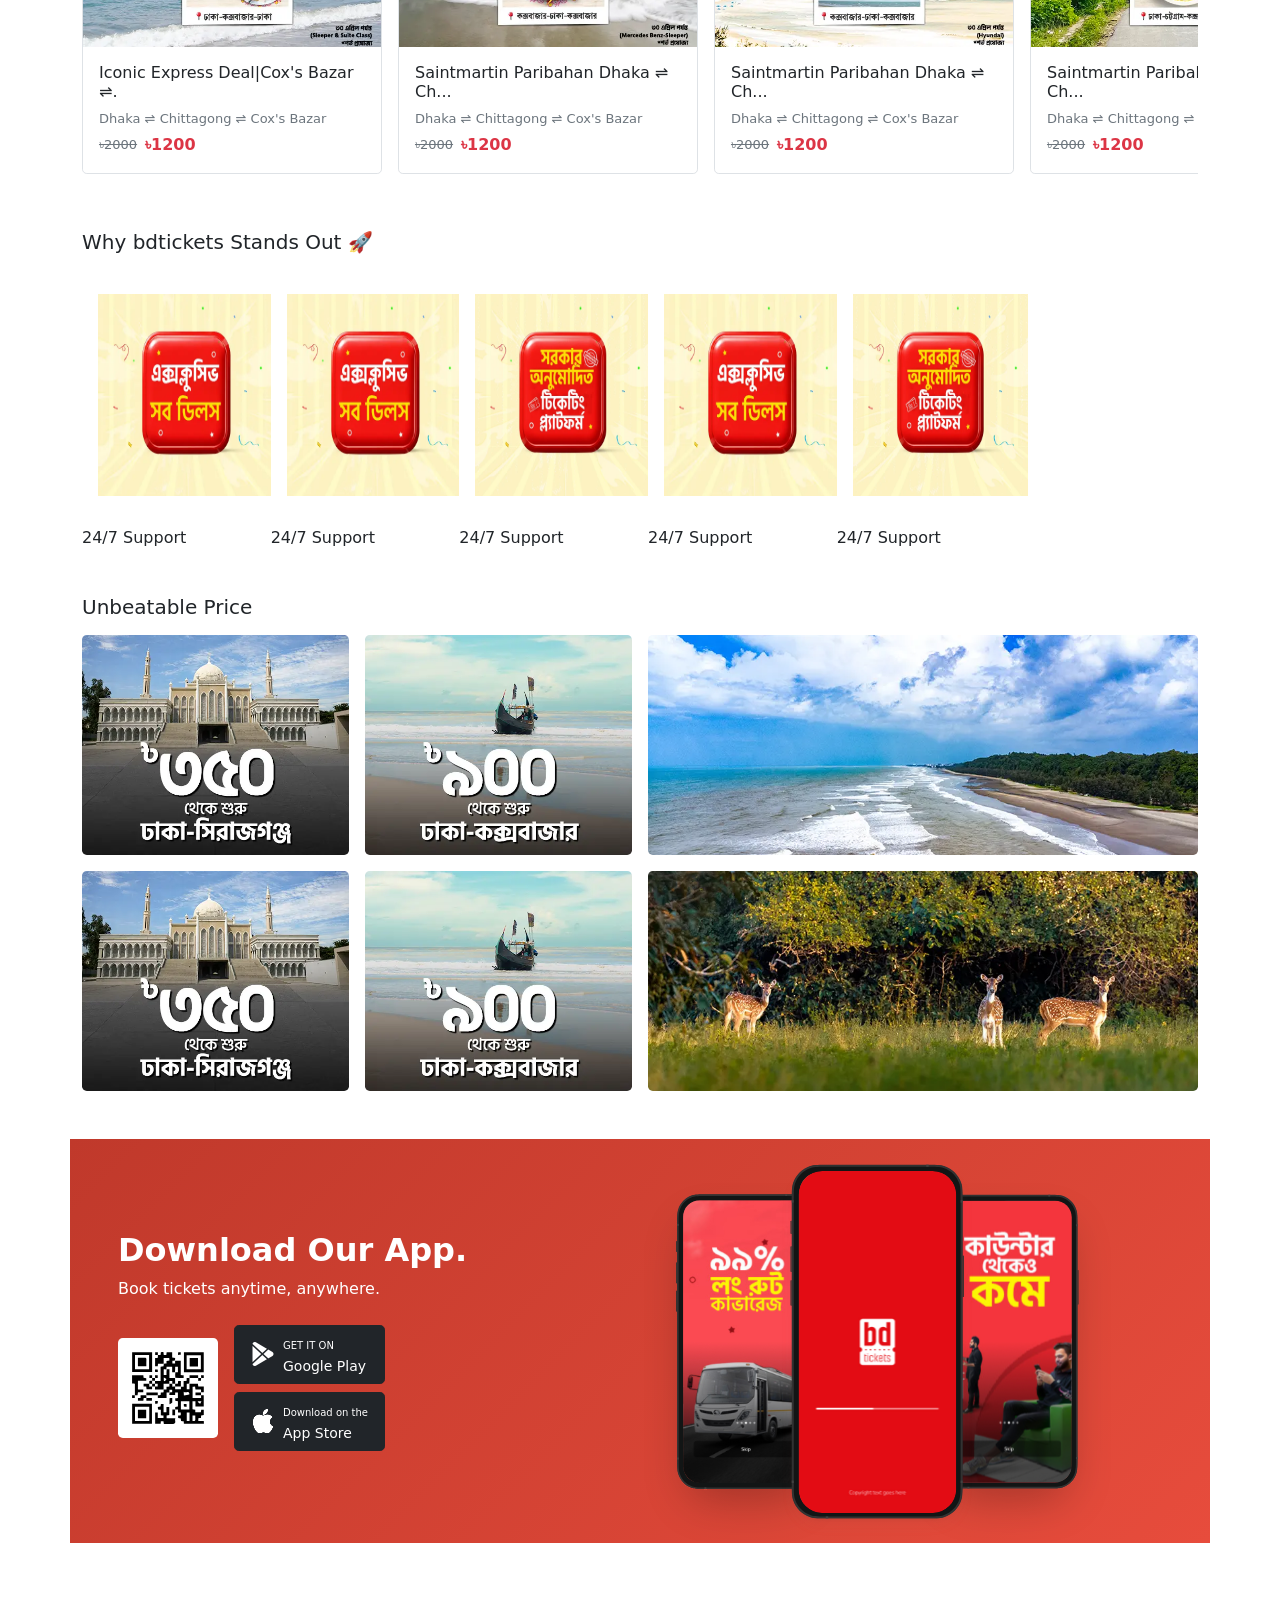
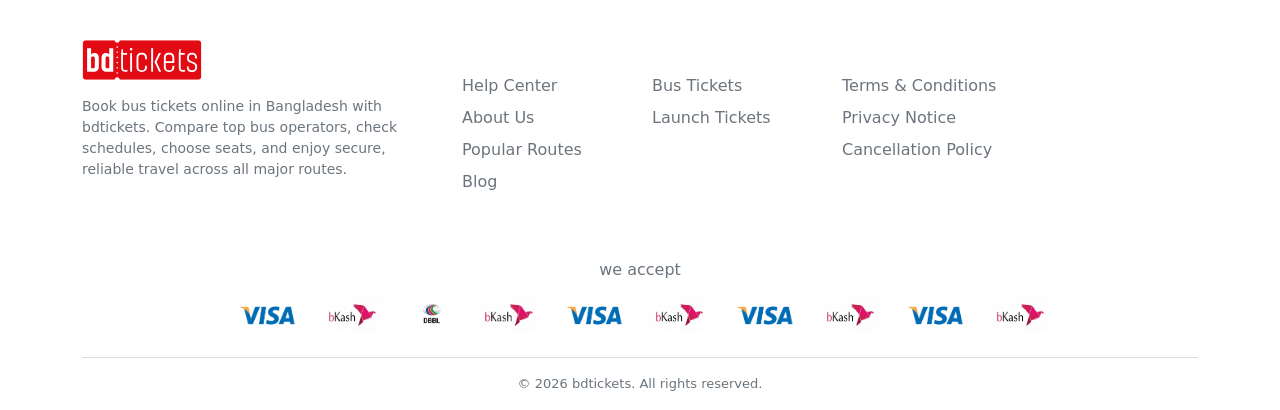
<file: launch.html>
<!DOCTYPE html>
<html lang="en">

<head>
    <meta charset="UTF-8">
    <meta name="viewport" content="width=device-width, initial-scale=1.0">
    <title>BD Ticket Copy</title>


    

    <!-- Links -->
    <link rel="stylesheet" href="bootstrap-5.0.2-dist/css/bootstrap.min.css">
    <link rel="stylesheet" href="bootstrap-5.0.2-dist/js/bootstrap.min.js">
    <link rel="stylesheet" href="https://cdn.jsdelivr.net/npm/bootstrap-icons@1.13.1/font/bootstrap-icons.min.css">

  <style>
    body {
        padding-top: 56px;
    }
    
    .navbar {
        position: fixed !important;
        top: 0 !important;
        left: 0 !important;
        width: 100% !important;
        z-index: 9999 !important;
    }
</style>
    
</head>

<body>
    <nav class="navbar navbar-expand-lg shadow-sm sticky-top" style="background: rgba(0,0,0,0.4);">
        <div class="container">
            <a class="navbar-brand" href="#">
                <img src="Gallery/collected/bd-tickets-logo.svg" alt="">
            </a>
            <button class="navbar-toggler" type="button" data-bs-toggle="collapse"
                data-bs-target="#navbarSupportedContent" aria-controls="navbarSupportedContent" aria-expanded="false"
                aria-label="Toggle navigation">
                <span class="navbar-toggler-icon"></span>
            </button>

            <!-- Home + Flash Deal -->
            <div class="collapse navbar-collapse" id="navbarSupportedContent">
                <!-- Home + Flash Deal -->
                <ul class="navbar-nav me-auto mb-2 mb-lg-0">

                    <!-- Home Dropdown -->
                    <li class="nav-item dropdown">
                        <a class="nav-link dropdown-toggle d-flex align-items-center gap-1 text-light fw-semibold"
                            href="index.html" role="button" data-bs-toggle="dropdown">
                            <i class="bi bi-house text-light"></i>Home
                        </a>
                        <ul class="dropdown-menu shadow border-0 rounded-3 p-2">
                            <li>
                                <a class="dropdown-item rounded-2 py-2" href="index.html">
                                    <i class="bi bi-house me-2"></i> Home
                                </a>
                            </li>
                            <li>
                                <a class="dropdown-item rounded-2 py-2" href="bus.html">
                                    <i class="bi bi-bus-front me-2"></i> Bus
                                </a>
                            </li>
                            <li>
                                <a class="dropdown-item rounded-2 py-2" href="launch.html">
                                    <i class="bi bi-water me-2"></i> Launch
                                </a>
                            </li>
                            <li>
                                <a class="dropdown-item" href="flight.html">
                                    <i class="bi bi-airplane me-2"></i> Airplane
                                </a>
                            </li>
                        </ul>
                    </li>
                    <!-- Flash Deal -->
                    <li class="nav-item">
                        <a class="nav-link d-flex align-items-center gap-1 text-light fw-semibold" href="flashdeals.html">
                            <i class="bi bi-lightning-charge text-light"></i> Flash Deals
                        </a>
                    </li>
                    <!-- Flash Deal -->
                </ul>

                <!-- Right Side: Call to Book + Login -->
                <div class="d-flex align-items-center gap-3">

                    <!-- Call to Book -->
                    <span class="d-flex align-items-center gap-2 text-light" style="font-size: 14px; cursor: pointer;"
                        data-bs-toggle="modal" data-bs-target="#callModal">
                        <i class="bi bi-telephone"></i>
                        <span>Call to book <strong>16460 / 09610016460</strong></span>
                    </span>
                    <!-- Call to Book -->

                    <!-- Login Button -->
                    <button type="button" class="btn btn-outline-danger px-4 fw-semibold" data-bs-toggle="modal"
                        data-bs-target="#loginModal">
                        Login
                    </button>
                    <!-- Login Button -->

                </div>
            </div>
        </div>
    </nav>



    <!-- Call to Book Modal -->
    <div class="modal fade" id="callModal" tabindex="-1">
        <div class="modal-dialog modal-dialog-centered">
            <div class="modal-content rounded-4 p-3">

                <div class="modal-header border-0">
                    <h5 class="modal-title fw-semibold">Open Pick an app?</h5>
                </div>

                <div class="modal-body">
                    <p class="text-muted" style="font-size: 14px;">
                        https://bdtickets.com wants to open this application.
                    </p>
                    <div class="d-flex align-items-center gap-2">
                        <input type="checkbox" id="alwaysAllow" style="width: 16px; height: 16px;">
                        <label for="alwaysAllow" class="text-muted" style="font-size: 13px;">
                            Always allow bdtickets.com to open links of this type in the associated app
                        </label>
                    </div>
                </div>

                <div class="modal-footer border-0">
                    <button type="button" class="btn btn-outline-secondary rounded-pill px-4" data-bs-dismiss="modal">
                        Open Pick an app
                    </button>
                    <button type="button" class="btn btn-primary rounded-pill px-4" data-bs-dismiss="modal">
                        Cancel
                    </button>
                </div>

            </div>
        </div>
    </div>


    <!-- Login Modal -->
    <div class="modal fade" id="loginModal" tabindex="-1">
        <div class="modal-dialog modal-dialog-centered">
            <div class="modal-content rounded-4 p-3">

                <!-- Close Button -->
                <div class="d-flex justify-content-end">
                    <button type="button" class="btn-close" data-bs-dismiss="modal"></button>
                </div>

                <!-- Tab Buttons -->
                <div class="d-flex gap-2 bg-light rounded-3 p-2 mx-3 mb-3">
                    <button id="phoneTab" onclick="switchTab('phone')"
                        class="btn btn-white border w-50 d-flex align-items-center justify-content-center gap-2">
                        📱 Phone
                    </button>
                    <button id="emailTab" onclick="switchTab('email')"
                        class="btn w-50 d-flex align-items-center justify-content-center gap-2 text-muted">
                        ✉️ Email
                    </button>
                </div>

                <!-- Phone Section -->
                <div id="phoneSection" class="px-3 pb-3">
                    <p class="text-muted mb-1" style="font-size: 14px;">Phone number</p>
                    <div class="d-flex align-items-center border rounded-3 px-3 py-2 mb-3 gap-2">
                        <span>🇧🇩</span>
                        <span class="text-muted" style="font-size: 13px;">+880</span>
                        <span class="text-muted">|</span>
                        <input type="tel" placeholder="1xxxxxxxxx" class="border-0 w-100"
                            style="outline: none; font-size: 14px;">
                    </div>
                    <div class="d-flex align-items-center gap-2 mb-3">
                        <input type="checkbox" id="keepPhone" style="width: 18px; height: 18px;">
                        <label for="keepPhone" class="text-muted" style="font-size: 13px;">Keep me logged in</label>
                    </div>
                    <button class="btn btn-secondary w-100 py-2">Send OTP</button>
                </div>

                <!-- Email Section -->
                <div id="emailSection" class="px-3 pb-3" style="display: none;">
                    <p class="text-muted mb-1" style="font-size: 14px;">Email address</p>
                    <div class="d-flex align-items-center border rounded-3 px-3 py-2 mb-3">
                        <input type="email" placeholder="example@email.com" class="border-0 w-100"
                            style="outline: none; font-size: 14px;">
                    </div>
                    <div class="d-flex align-items-center gap-2 mb-3">
                        <input type="checkbox" id="keepEmail" style="width: 18px; height: 18px;">
                        <label for="keepEmail" class="text-muted" style="font-size: 13px;">Keep me logged in</label>
                    </div>
                    <button class="btn btn-secondary w-100 py-2">Send OTP</button>
                </div>

                <!-- Footer Text -->
                <p class="text-center text-muted px-3 pb-2" style="font-size: 11px;">
                    By tapping send OTP, you agree to
                    <a href="#" class="text-decoration-underline text-muted">Terms and Conditions</a>
                    and
                    <a href="#" class="text-decoration-underline text-muted">Privacy Policy</a>
                    of bdtickets
                </p>

            </div>
        </div>
    </div>



    <div class="container-fluid" style="position: relative; margin-top: 0;"><div style="position: relative;">
            <img src="Gallery/collected/BUS BG.jpg" alt="" style="width: 100%; height: 70vh; object-fit: cover;">

            <!-- Dark overlay -->
            <div style="position: absolute; top: 0; left: 0; width: 100%; height: 100%; background: rgba(0,0,0,0.5);">
            </div>

            <!-- Image এর উপরে Content -->
            <div style="position: absolute; top: 50%; left: 50%; transform: translate(-50%, -50%); text-align: center;">

                <!-- Title -->
                <h1 class="text-white fw-bold">More routes, More Ticket</h1>
                <p class="text-white">Enjoy your Trips with bdtickets</p>

                <!-- See Offer Button -->
                <button class="btn btn-outline-light rounded-pill px-4">See Offer &rsaquo;</button>

                <!-- Search Box -->
                <div class="bg-white rounded-4 p-4 mt-4" style="width: 900px;">

                    <!-- Bus | Launch | Flight Tab -->
                    <div class="d-flex justify-content-center gap-4 mb-3 border-bottom pb-2">
                        <a href="#" class="text-danger fw-semibold text-decoration-none">
                            <i class="bi bi-bus-front"></i> Bus
                        </a>
                        <a href="#" class="text-muted text-decoration-none">
                            <i class="bi bi-water"></i> Launch
                        </a>
                        <a href="#" class="text-muted text-decoration-none">
                            <i class="bi bi-airplane"></i> Flight
                        </a>
                    </div>

                    <!-- Input Fields -->
                    <div class="d-flex align-items-center gap-2">

                        <!-- Depart From -->
                        <div class="border rounded-3 px-3 py-2 flex-grow-1">
                            <small class="text-muted">Depart From</small>
                            <p class="mb-0 fw-semibold">Select</p>
                        </div>

                        <!-- Arrow -->
                        <i class="bi bi-arrow-left-right text-muted"></i>

                        <!-- Going To -->
                        <div class="border rounded-3 px-3 py-2 flex-grow-1">
                            <small class="text-muted">Going To</small>
                            <p class="mb-0 fw-semibold">Select</p>
                        </div>

                        <!-- Journey Date -->
                        <div class="border rounded-3 px-3 py-2 flex-grow-1">
                            <small class="text-muted">Journey date</small>
                            <p class="mb-0 fw-semibold">Sat, 02 May</p>
                        </div>

                        <!-- Return Date -->
                        <div class="border rounded-3 px-3 py-2 flex-grow-1">
                            <small class="text-muted">Return date</small>
                            <p class="mb-0 text-primary fw-semibold">Book to Save Extra</p>
                        </div>

                        <!-- Passengers -->
                        <div class="border rounded-3 px-3 py-2">
                            <small class="text-muted">Passenger(s)</small>
                            <select class="form-select border-0 p-0 fw-semibold" style="outline: none;">
                                <option>1</option>
                                <option>2</option>
                                <option>3</option>
                                <option>4</option>
                            </select>
                        </div>

                        <!-- Search Button -->
                        <button class="btn btn-danger px-3 py-3 rounded-3">
                            <i class="bi bi-search text-white fs-5"></i>
                        </button>

                    </div>

                    <!-- Trending Searches -->
                    <div class="d-flex align-items-center gap-2 mt-3 flex-wrap">
                        <small class="text-muted">Trending Searches:</small>
                        <span class="badge border text-dark fw-normal px-3 py-2 rounded-pill">Dhaka → Cox's Bazar</span>
                        <span class="badge border text-dark fw-normal px-3 py-2 rounded-pill">Dhaka → Rajshahi</span>
                        <span class="badge border text-dark fw-normal px-3 py-2 rounded-pill">Chittagong → Cox's
                            Bazar</span>
                        <span class="badge border text-dark fw-normal px-3 py-2 rounded-pill">Dhaka → Chittagong</span>
                        <span class="badge border text-dark fw-normal px-3 py-2 rounded-pill">Dhaka → Bandarban</span>
                        <span class="badge border text-dark fw-normal px-3 py-2 rounded-pill">Dhaka → Sylhet</span>
                    </div>

                </div>
            </div>

        </div>

    </div>

   <!-- Advertiesment Section -->
    <div class="container mt-4">
        <img src="Gallery/collected/offer bg.png" alt="">
    </div>
   <!-- Advertiesment Section -->


   <!-- Deal Cards Section -->
<div class="container my-4 mb-5">
    <h5 class="fw-semibold mb-3">বৈশাখী ঝড়ো অফার</h5>
    
    <!-- Horizontal Scroll -->
    <div class="d-flex gap-3 overflow-auto pb-2">

        <!-- Single Card -->
        <div class="card border rounded-3 flex-shrink-0" style="width: 300px; min-width: 300px;">
            <img src="Gallery/collected/BD-Ticket/akilpkZ2mcxnt2hXOQrgUfrixeCwCvdwwb.webp" class="card-img-top rounded-top-3" style="height: 180px; object-fit: cover;">
            <div class="card-body">
                <h6 class="card-title fw-semibold">Iconic Express Deal|Cox's Bazar ⇌</h6>
                <p class="text-muted mb-1" style="font-size: 13px;">Cox's Bazar ⇌ Dinajpur</p>
                <div class="d-flex gap-2 align-items-center">
                    <span class="text-muted text-decoration-line-through" style="font-size: 13px;">৳2000</span>
                    <span class="text-danger fw-bold">৳1200</span>
                </div>
            </div>
        </div>
        <!-- Single Card -->

        <!-- Single Card -->
        <div class="card border rounded-3 flex-shrink-0" style="width: 300px; min-width: 300px;">
            <img src="Gallery/collected/BD-Ticket/hO3ako4V9btg9Qnl6uC8cAHFAsuV7Up0Ok.webp" class="card-img-top rounded-top-3" style="height: 180px; object-fit: cover;">
            <div class="card-body">
                <h6 class="card-title fw-semibold">Saintmartin Paribahan Dhaka ⇌ Ch...</h6>
                <p class="text-muted mb-1" style="font-size: 13px;">Dhaka ⇌ Chittagong ⇌ Cox's Bazar</p>
                <div class="d-flex gap-2 align-items-center">
                    <span class="text-muted text-decoration-line-through" style="font-size: 13px;">৳2000</span>
                    <span class="text-danger fw-bold">৳1200</span>
                </div>
            </div>
        </div>
        <!-- Single Card -->

        <!-- Single Card -->
        <div class="card border rounded-3 flex-shrink-0" style="width: 300px; min-width: 300px;">
            <img src="Gallery/collected/BD-Ticket/hOmLgmRIY8X3phdbulqnXboqi4wLSrnxQ6.webp" class="card-img-top rounded-top-3" style="height: 180px; object-fit: cover;">
            <div class="card-body">
                <h6 class="card-title fw-semibold">Saintmartin Paribahan Dhaka ⇌ Ch...</h6>
                <p class="text-muted mb-1" style="font-size: 13px;">Dhaka ⇌ Chittagong ⇌ Cox's Bazar</p>
                <div class="d-flex gap-2 align-items-center">
                    <span class="text-muted text-decoration-line-through" style="font-size: 13px;">৳2000</span>
                    <span class="text-danger fw-bold">৳1200</span>
                </div>
            </div>
        </div>
        <!-- Single Card -->

        <!-- Single Card -->
        <div class="card border rounded-3 flex-shrink-0" style="width: 300px; min-width: 300px;">
            <img src="Gallery/collected/BD-Ticket/jrsqHg5O46vGKK9oBUYazyugaPJ0a5HUUA.webp" class="card-img-top rounded-top-3" style="height: 180px; object-fit: cover;">
            <div class="card-body">
                <h6 class="card-title fw-semibold">Saintmartin Paribahan Dhaka ⇌ Ch...</h6>
                <p class="text-muted mb-1" style="font-size: 13px;">Dhaka ⇌ Chittagong ⇌ Cox's Bazar</p>
                <div class="d-flex gap-2 align-items-center">
                    <span class="text-muted text-decoration-line-through" style="font-size: 13px;">৳2000</span>
                    <span class="text-danger fw-bold">৳1200</span>
                </div>
            </div>
        </div>
        <!-- Single Card -->

        <!-- Single Card -->
        <div class="card border rounded-3 flex-shrink-0" style="width: 300px; min-width: 300px;">
            <img src="Gallery/collected/BD-Ticket/mqWlRgGOoBAsLS15atU0b7OEdXNrtxH2T4.webp" class="card-img-top rounded-top-3" style="height: 180px; object-fit: cover;">
            <div class="card-body">
                <h6 class="card-title fw-semibold">Saintmartin Paribahan Dhaka ⇌ Ch...</h6>
                <p class="text-muted mb-1" style="font-size: 13px;">Dhaka ⇌ Chittagong ⇌ Cox's Bazar</p>
                <div class="d-flex gap-2 align-items-center">
                    <span class="text-muted text-decoration-line-through" style="font-size: 13px;">৳2000</span>
                    <span class="text-danger fw-bold">৳1200</span>
                </div>
            </div>
        </div>
        <!-- Single Card -->

    </div>
</div>

<!-- Another One -->
    <!-- Deal Cards Section -->
<div class="container my-4 mb-5">
    <h5 class="fw-semibold mb-3">Summer Escape: Cox's Bazar Deals</h5>
    
    <!-- Horizontal Scroll -->
    <div class="d-flex gap-3 overflow-auto pb-2">

        <!-- Single Card -->
        <div class="card border rounded-3 flex-shrink-0" style="width: 300px; min-width: 300px;">
            <img src="Gallery/collected/BD-Ticket/akilpkZ2mcxnt2hXOQrgUfrixeCwCvdwwb.webp" class="card-img-top rounded-top-3" style="height: 180px; object-fit: cover;">
            <div class="card-body">
                <h6 class="card-title fw-semibold">Iconic Express Deal|Cox's Bazar ⇌.</h6>
                <p class="text-muted mb-1" style="font-size: 13px;">Dhaka ⇌ Chittagong ⇌ Cox's Bazar</p>
                <div class="d-flex gap-2 align-items-center">
                    <span class="text-muted text-decoration-line-through" style="font-size: 13px;">৳2000</span>
                    <span class="text-danger fw-bold">৳1200</span>
                </div>
            </div>
        </div>
        <!-- Single Card -->

        <!-- Single Card -->
        <div class="card border rounded-3 flex-shrink-0" style="width: 300px; min-width: 300px;">
            <img src="Gallery/collected/BD-Ticket/hO3ako4V9btg9Qnl6uC8cAHFAsuV7Up0Ok.webp" class="card-img-top rounded-top-3" style="height: 180px; object-fit: cover;">
            <div class="card-body">
                <h6 class="card-title fw-semibold">Saintmartin Paribahan Dhaka ⇌ Ch...</h6>
                <p class="text-muted mb-1" style="font-size: 13px;">Dhaka ⇌ Chittagong ⇌ Cox's Bazar</p>
                <div class="d-flex gap-2 align-items-center">
                    <span class="text-muted text-decoration-line-through" style="font-size: 13px;">৳2000</span>
                    <span class="text-danger fw-bold">৳1200</span>
                </div>
            </div>
        </div>
        <!-- Single Card -->

        <!-- Single Card -->
        <div class="card border rounded-3 flex-shrink-0" style="width: 300px; min-width: 300px;">
            <img src="Gallery/collected/BD-Ticket/hOmLgmRIY8X3phdbulqnXboqi4wLSrnxQ6.webp" class="card-img-top rounded-top-3" style="height: 180px; object-fit: cover;">
            <div class="card-body">
                <h6 class="card-title fw-semibold">Saintmartin Paribahan Dhaka ⇌ Ch...</h6>
                <p class="text-muted mb-1" style="font-size: 13px;">Dhaka ⇌ Chittagong ⇌ Cox's Bazar</p>
                <div class="d-flex gap-2 align-items-center">
                    <span class="text-muted text-decoration-line-through" style="font-size: 13px;">৳2000</span>
                    <span class="text-danger fw-bold">৳1200</span>
                </div>
            </div>
        </div>
        <!-- Single Card -->

        <!-- Single Card -->
        <div class="card border rounded-3 flex-shrink-0" style="width: 300px; min-width: 300px;">
            <img src="Gallery/collected/BD-Ticket/jrsqHg5O46vGKK9oBUYazyugaPJ0a5HUUA.webp" class="card-img-top rounded-top-3" style="height: 180px; object-fit: cover;">
            <div class="card-body">
                <h6 class="card-title fw-semibold">Saintmartin Paribahan Dhaka ⇌ Ch...</h6>
                <p class="text-muted mb-1" style="font-size: 13px;">Dhaka ⇌ Chittagong ⇌ Cox's Bazar</p>
                <div class="d-flex gap-2 align-items-center">
                    <span class="text-muted text-decoration-line-through" style="font-size: 13px;">৳2000</span>
                    <span class="text-danger fw-bold">৳1200</span>
                </div>
            </div>
        </div>
        <!-- Single Card -->

        <!-- Single Card -->
        <div class="card border rounded-3 flex-shrink-0" style="width: 300px; min-width: 300px;">
            <img src="Gallery/collected/BD-Ticket/mqWlRgGOoBAsLS15atU0b7OEdXNrtxH2T4.webp" class="card-img-top rounded-top-3" style="height: 180px; object-fit: cover;">
            <div class="card-body">
                <h6 class="card-title fw-semibold">Saintmartin Paribahan Dhaka ⇌ Ch...</h6>
                <p class="text-muted mb-1" style="font-size: 13px;">Dhaka ⇌ Chittagong ⇌ Cox's Bazar</p>
                <div class="d-flex gap-2 align-items-center">
                    <span class="text-muted text-decoration-line-through" style="font-size: 13px;">৳2000</span>
                    <span class="text-danger fw-bold">৳1200</span>
                </div>
            </div>
        </div>
        <!-- Single Card -->

    </div>
</div>
<!-- Another One -->



<!-- Why BD Tickets -->
 <!-- Why bdtickets Section -->
<div class="container my-5">
    <h5 class="fw-semibold mb-4">Why bdtickets Stands Out 🚀</h5>

    <div class="row g-3">

        <!-- Single Item -->
        <div class="col-6 col-md-2">
            <div class="card border-0 rounded-4 text-center g-3 p-3" style="width: 120%; height: 250px;">
                <img src="Gallery/collected/BD-Ticket/body/EdnTMtwk4Kg4Eq5NksptF1imGu1LIovZM5.webp" alt="" class="mx-auto mb-3" style="width: 100%; height: 100%;">
            </div>
            <h5 class="mb-0 fw-semibold" style="font-size: 16px;">24/7 Support</h5>
        </div>
        <!-- Single Item -->

        <!-- Single Item -->
        <div class="col-6 col-md-2">
            <div class="card border-0 rounded-4 text-center g-3 p-3" style="width: 120%; height: 250px;">
                <img src="Gallery/collected/BD-Ticket/body/EdnTMtwk4Kg4Eq5NksptF1imGu1LIovZM5.webp" alt="" class="mx-auto mb-3" style="width: 100%; height: 100%;">
            </div>
            <h5 class="mb-0 fw-semibold" style="font-size: 16px;">24/7 Support</h5>
        </div>
        <!-- Single Item -->

        <!-- Single Item -->
        <div class="col-6 col-md-2">
            <div class="card border-0 rounded-4 text-center g-3 p-3" style="width: 120%; height: 250px;">
                <img src="Gallery/collected/BD-Ticket/body/IxBhtEoMKOMhd8u8b7VBLZSrGe7Ojv5NUO.webp" alt="" class="mx-auto mb-3" style="width: 100%; height: 100%;">
            </div>
            <h5 class="mb-0 fw-semibold" style="font-size: 16px;">24/7 Support</h5>
        </div>
        <!-- Single Item -->

        <!-- Single Item -->
        <div class="col-6 col-md-2">
            <div class="card border-0 rounded-4 text-center g-3 p-3" style="width: 120%; height: 250px;">
                <img src="Gallery/collected/BD-Ticket/body/EdnTMtwk4Kg4Eq5NksptF1imGu1LIovZM5.webp" alt="" class="mx-auto mb-3" style="width: 100%; height: 100%;">
            </div>
            <h5 class="mb-0 fw-semibold" style="font-size: 16px;">24/7 Support</h5>
        </div>
        <!-- Single Item -->

        <!-- Single Item -->
        <div class="col-6 col-md-2">
            <div class="card border-0 rounded-4 text-center g-3 p-3" style="width: 120%; height: 250px;">
                <img src="Gallery/collected/BD-Ticket/body/IxBhtEoMKOMhd8u8b7VBLZSrGe7Ojv5NUO.webp" alt="" class="mx-auto mb-3" style="width: 100%; height: 100%;">
            </div>
            <h5 class="mb-0 fw-semibold" style="font-size: 16px;">24/7 Support</h5>
        </div>
        <!-- Single Item -->

    </div>
</div>
<!-- Why BD Tickets -->

<!-- Unbeatable Price Section -->
<div class="container my-5">
    <h5 class="fw-semibold mb-3">Unbeatable Price</h5>

    <div class="row g-3">

        <!-- Card 1 -->
        <div class="col-6 col-lg-3" style="position: relative;">
            <img src="Gallery/collected/BD-Ticket/body/147.webp" alt="" class="w-100 rounded-3" style="height: 220px; object-fit: cover;">
            <div style="position: absolute; bottom: 15px; left: 25px;">
                <h4 class="text-white fw-bold mb-0"></h4>
                <small class="text-white"></small>
                <h6 class="text-white fw-bold"></h6>
            </div>
        </div>

        <!-- Card 2 -->
        <div class="col-6 col-lg-3" style="position: relative;">
            <img src="Gallery/collected/BD-Ticket/body/741.webp" alt="" class="w-100 rounded-3" style="height: 220px; object-fit: cover;">
            <div style="position: absolute; bottom: 15px; left: 25px;">
                <h4 class="text-white fw-bold mb-0"></h4>
                <small class="text-white"></small>
                <h6 class="text-white fw-bold"></h6>
            </div>
        </div>

        <!-- Card 3 --->
        <div class="col-12 col-lg-6">
            <img src="Gallery/collected/BD-Ticket/body/123.webp" alt="" class="w-100 rounded-3" style="height: 220px; object-fit: cover;">
        </div>
        <!-- Card 1 -->

        <!-- Card 1 -->
        <div class="col-6 col-lg-3" style="position: relative;">
            <img src="Gallery/collected/BD-Ticket/body/147.webp" alt="" class="w-100 rounded-3" style="height: 220px; object-fit: cover;">
            <div style="position: absolute; bottom: 15px; left: 25px;">
                <h4 class="text-white fw-bold mb-0"></h4>
                <small class="text-white"></small>
                <h6 class="text-white fw-bold"></h6>
            </div>
        </div>

        <!-- Card 2 -->
        <div class="col-6 col-lg-3" style="position: relative;">
            <img src="Gallery/collected/BD-Ticket/body/741.webp" alt="" class="w-100 rounded-3" style="height: 220px; object-fit: cover;">
            <div style="position: absolute; bottom: 15px; left: 25px;">
                <h4 class="text-white fw-bold mb-0"></h4>
                <small class="text-white"></small>
                <h6 class="text-white fw-bold"></h6>
            </div>
        </div>

        <!-- Card 3 --->
        <div class="col-12 col-lg-6">
            <img src="Gallery/collected/BD-Ticket/body/321.webp" alt="" class="w-100 rounded-3" style="height: 220px; object-fit: cover;">
        </div>
        <!-- Card 1 -->

    </div>
</div>



<!-- Download App Section -->
<div class="container my-5">
    <div class="row align-items-center rounded-4 overflow-hidden" 
         style="background: linear-gradient(135deg, #c0392b, #e74c3c);">

        <!-- Left Side: Text + Buttons -->
        <div class="col-md-5 p-5">
            <h2 class="text-white fw-bold">Download Our App.</h2>
            <p class="text-white mb-4">Book tickets anytime, anywhere.</p>

            <div class="d-flex align-items-center gap-3">

                <!-- QR Code -->
                <img src="Gallery/collected/app_qr.svg" alt="QR Code" 
                     class="rounded-3 bg-white p-1" style="width: 100px; height: 100px;">

                <!-- Google Play + App Store -->
                <div class="d-flex flex-column gap-2">
                    <a href="#" class="btn btn-dark rounded-3 d-flex align-items-center gap-2 px-3">
                        <i class="bi bi-google-play fs-4"></i>
                        <div class="text-start">
                            <small style="font-size: 10px;">GET IT ON</small>
                            <p class="mb-0 fw-semibold" style="font-size: 14px;">Google Play</p>
                        </div>
                    </a>
                    <a href="#" class="btn btn-dark rounded-3 d-flex align-items-center gap-2 px-3">
                        <i class="bi bi-apple fs-4"></i>
                        <div class="text-start">
                            <small style="font-size: 10px;">Download on the</small>
                            <p class="mb-0 fw-semibold" style="font-size: 14px;">App Store</p>
                        </div>
                    </a>
                </div>

            </div>
        </div>
<!-- Download App Section -->

        <!-- Right Side: Phone Images -->
        <div class="col-md-7 d-flex justify-content-center align-items-end gap-3 pt-4">
            <img src="Gallery/collected/app_image.svg" alt="" style="height: 380px; object-fit: contain;">
        </div>

    </div>
</div>


<!-- Footer Part -->
 <!-- Footer Section -->
<div class="container-fluid bg-black text-white pt-5 pb-3">
    <div class="container">

        <div class="row">

            <!-- Left Side -->
            <div class="col-md-4 mb-4">
                <img src="Gallery/collected/bd-tickets-logo.svg" alt="" style="width: 120px;">
                <p class="mt-3 text-muted" style="font-size: 14px;">
                    Book bus tickets online in Bangladesh with bdtickets. Compare top bus operators,
                    check schedules, choose seats, and enjoy secure, reliable travel across all major routes.
                </p>
            </div>

            <!-- Middle Links -->
            <div class="col-md-2 mb-4">
                <h6 class="fw-semibold">bdtickets</h6>
                <ul class="list-unstyled mt-3">
                    <li class="mb-2 text-muted">Help Center</li>
                    <li class="mb-2 text-muted">About Us</li>
                    <li class="mb-2 text-muted">Popular Routes</li>
                    <li class="mb-2 text-muted">Blog</li>
                </ul>
            </div>

            <div class="col-md-2 mb-4">
                <h6 class="fw-semibold">services</h6>
                <ul class="list-unstyled mt-3">
                    <li class="mb-2 text-muted">Bus Tickets</li>
                    <li class="mb-2 text-muted">Launch Tickets</li>
                </ul>
            </div>

            <div class="col-md-2 mb-4">
                <h6 class="fw-semibold">legal</h6>
                <ul class="list-unstyled mt-3">
                    <li class="mb-2 text-muted">Terms & Conditions</li>
                    <li class="mb-2 text-muted">Privacy Notice</li>
                    <li class="mb-2 text-muted">Cancellation Policy</li>
                </ul>
            </div>

            <!-- Social -->
            <div class="col-md-2 mb-4">
                <h6 class="fw-semibold">follow us</h6>
                <div class="d-flex gap-3 mt-3">
                    <i class="bi bi-facebook fs-5"></i>
                    <i class="bi bi-instagram fs-5"></i>
                    <i class="bi bi-youtube fs-5"></i>
                    <i class="bi bi-tiktok fs-5"></i>
                </div>
            </div>

        </div>

        <!-- Payment Methods -->
        <div class="text-center mt-4">
            <p class="text-muted mb-3">we accept</p>

            <div class="d-flex flex-wrap justify-content-center gap-3">
                <img src="Icons/vecteezy_visa-logo-png-visa-icon-transparent-png_20975570.png" height="35">
                <img src="Icons/bkash_logo_0.webp" height="35">
                <img src="Icons/dbbl.jpg" height="35">
                <img src="Icons/bkash_logo_0.webp" height="35">
                <img src="Icons/vecteezy_visa-logo-png-visa-icon-transparent-png_20975570.png" height="35">
                <img src="Icons/bkash_logo_0.webp" height="35">
                <img src="Icons/vecteezy_visa-logo-png-visa-icon-transparent-png_20975570.png" height="35">
                <img src="Icons/bkash_logo_0.webp" height="35">
                <img src="Icons/vecteezy_visa-logo-png-visa-icon-transparent-png_20975570.png" height="35">
                <img src="Icons/bkash_logo_0.webp" height="35">
            </div>
        </div>

        <!-- Bottom Line -->
        <hr class="text-secondary mt-4">

        <p class="text-center text-muted mb-0" style="font-size: 13px;">
            © 2026 bdtickets. All rights reserved.
        </p>

    </div>
</div>
<!-- Footer Part -->


    <!-- JavaScript -->
    <script src="bootstrap-5.0.2-dist/js/bootstrap.bundle.min.js"></script>

    <!-- JavaScript -->
    <script>
        function switchTab(tab) {
            const phoneTab = document.getElementById('phoneTab');
            const emailTab = document.getElementById('emailTab');
            const phoneSection = document.getElementById('phoneSection');
            const emailSection = document.getElementById('emailSection');

            if (tab === 'phone') {
                phoneTab.className = 'btn btn-white border w-50 d-flex align-items-center justify-content-center gap-2';
                emailTab.className = 'btn w-50 d-flex align-items-center justify-content-center gap-2 text-muted';
                phoneSection.style.display = 'block';
                emailSection.style.display = 'none';
            } else {
                emailTab.className = 'btn btn-white border w-50 d-flex align-items-center justify-content-center gap-2';
                phoneTab.className = 'btn w-50 d-flex align-items-center justify-content-center gap-2 text-muted';
                emailSection.style.display = 'block';
                phoneSection.style.display = 'none';
            }
        }
    </script>
    <!-- JavaScript -->


    <!-- JavaScript -->
     <script>
    window.addEventListener('scroll', function() {
        const navbar = document.querySelector('nav');
        if (window.scrollY > 50) {
            navbar.style.background = 'rgba(0,0,0,0.9)';
        } else {
            navbar.style.background = 'rgba(0,0,0,0.4)';
        }
    });
</script>
    <!-- JavaScript -->
</body>

</html>
</file>
<file: bus_route_page.css>
:root {
            --red: #e63329;
            --red-light: #fff0ef;
        }

        body {
            background-color: #f5f5f5;
            font-family: 'Segoe UI', sans-serif;
        }

        /* ===== SIDEBAR ===== */
        .sidebar {
            background: #fff;
            border-radius: 12px;
            border: 1px solid #eee;
        }

        .filter-section {
            border-bottom: 1px solid #f0f0f0;
            padding: 14px 16px;
        }

        .filter-section:last-child {
            border-bottom: none;
        }

        .section-title {
            font-size: 13px;
            font-weight: 600;
            color: var(--red);
            margin-bottom: 10px;
        }

        /* AC Buttons */
        .ac-btn {
            border: 1.5px solid #e0e0e0;
            border-radius: 10px;
            padding: 8px;
            text-align: center;
            cursor: pointer;
            background: #fff;
            font-size: 12px;
            color: #777;
            transition: all 0.2s;
        }

        .ac-btn.active,
        .ac-btn:hover {
            border-color: var(--red);
            color: var(--red);
            background: var(--red-light);
        }

        /* Bus Type Tags */
        .bus-tag {
            border: 1px solid #e0e0e0;
            border-radius: 20px;
            padding: 4px 12px;
            font-size: 11px;
            cursor: pointer;
            color: #666;
            background: #fff;
            transition: all 0.2s;
            white-space: nowrap;
        }

        .bus-tag.active,
        .bus-tag:hover {
            border-color: var(--red);
            color: var(--red);
            background: var(--red-light);
        }

        /* Time Buttons */
        .time-btn {
            border: 1px solid #e0e0e0;
            border-radius: 10px;
            padding: 8px 6px;
            text-align: center;
            cursor: pointer;
            background: #fff;
            transition: all 0.2s;
        }

        .time-btn:hover {
            border-color: var(--red);
            background: var(--red-light);
        }

        .time-btn .t-label {
            font-size: 11px;
            color: #555;
            display: block;
        }

        .time-btn .t-range {
            font-size: 10px;
            color: #aaa;
            display: block;
        }

        /* Company Checkbox */
        .company-item {
            display: flex;
            justify-content: space-between;
            align-items: center;
            padding: 6px 0;
            font-size: 13px;
            color: #444;
            border-bottom: 1px solid #f5f5f5;
        }

        .company-item:last-child {
            border-bottom: none;
        }

        /* ===== SORT BAR ===== */
        .sort-btn {
            border: 1px solid #ddd;
            border-radius: 8px;
            padding: 6px 12px;
            font-size: 12px;
            color: #666;
            background: #fff;
            cursor: pointer;
            display: flex;
            align-items: center;
            gap: 4px;
            transition: all 0.2s;
        }

        .sort-btn:hover,
        .sort-btn.active {
            border-color: var(--red);
            color: var(--red);
        }

        .tab-toggle {
            border: 1px solid #ddd;
            border-radius: 8px;
            overflow: hidden;
            display: flex;
        }

        .tab-toggle .tab-item {
            padding: 6px 16px;
            font-size: 12px;
            cursor: pointer;
            background: #fff;
            color: #666;
            border: none;
            outline: none;
            transition: all 0.2s;
        }

        .tab-toggle .tab-item.active {
            background: #fff;
            color: #222;
            font-weight: 600;
            border-bottom: 2px solid var(--red);
        }

        /* ===== AD BANNER ===== */
        .ad-banner {
            border-radius: 10px;
            overflow: hidden;
            background: linear-gradient(120deg, #c8102e 55%, #900020);
            height: 110px;
            display: flex;
            align-items: center;
            justify-content: space-between;
            padding: 0 1.5rem;
            position: relative;
        }

        .ad-banner .ad-badge {
            font-size: 10px;
            font-weight: 700;
            background: rgba(255,255,255,0.2);
            color: #fff;
            padding: 2px 8px;
            border-radius: 20px;
            position: absolute;
            top: 10px;
            right: 10px;
        }

        .ad-banner .ad-logo {
            font-size: 26px;
            font-weight: 900;
            color: white;
            opacity: 0.9;
            letter-spacing: -1px;
        }

        /* ===== BUS CARD ===== */
        .bus-card {
            background: #fff;
            border: 1px solid #eee;
            border-radius: 12px;
            padding: 16px 20px;
            transition: box-shadow 0.2s;
        }

        .bus-card:hover {
            box-shadow: 0 4px 16px rgba(0,0,0,0.07);
        }

        .bus-name {
            font-size: 15px;
            font-weight: 600;
            color: #222;
        }

        .bus-code {
            font-size: 11px;
            color: #aaa;
        }

        .time-big {
            font-size: 17px;
            font-weight: 600;
            color: #222;
        }

        .city-name {
            font-size: 11px;
            color: #999;
        }

        .route-line {
            position: relative;
            flex: 1;
            display: flex;
            flex-direction: column;
            align-items: center;
            gap: 2px;
        }

        .route-line hr {
            width: 100%;
            border-color: #ddd;
            margin: 0;
        }

        .duration-text {
            font-size: 11px;
            color: #bbb;
        }

        .price-text {
            font-size: 20px;
            font-weight: 700;
            color: #222;
        }

        .price-old {
            font-size: 12px;
            color: #bbb;
            text-decoration: line-through;
        }

        .save-badge {
            background: #fff8e1;
            color: #c07800;
            font-size: 10px;
            padding: 3px 10px;
            border-radius: 20px;
            display: inline-flex;
            align-items: center;
            gap: 3px;
        }

        .card-footer-bar {
            border-top: 1px solid #f0f0f0;
            padding-top: 10px;
            margin-top: 4px;
        }

        .boarding-link {
            font-size: 12px;
            color: #888;
            cursor: pointer;
        }

        .boarding-link:hover {
            color: var(--red);
        }

        .class-tag {
            border: 1px solid #e0e0e0;
            border-radius: 20px;
            padding: 3px 10px;
            font-size: 11px;
            color: #666;
        }

        .seats-left {
            font-size: 12px;
            color: #888;
        }

        .seats-num {
            color: var(--red);
            font-weight: 600;
        }

        .btn-view {
            background: var(--red);
            color: #fff;
            border: none;
            border-radius: 8px;
            padding: 7px 18px;
            font-size: 13px;
            font-weight: 500;
            cursor: pointer;
            transition: background 0.2s;
        }

        .btn-view:hover {
            background: #c0271f;
        }
</file>
